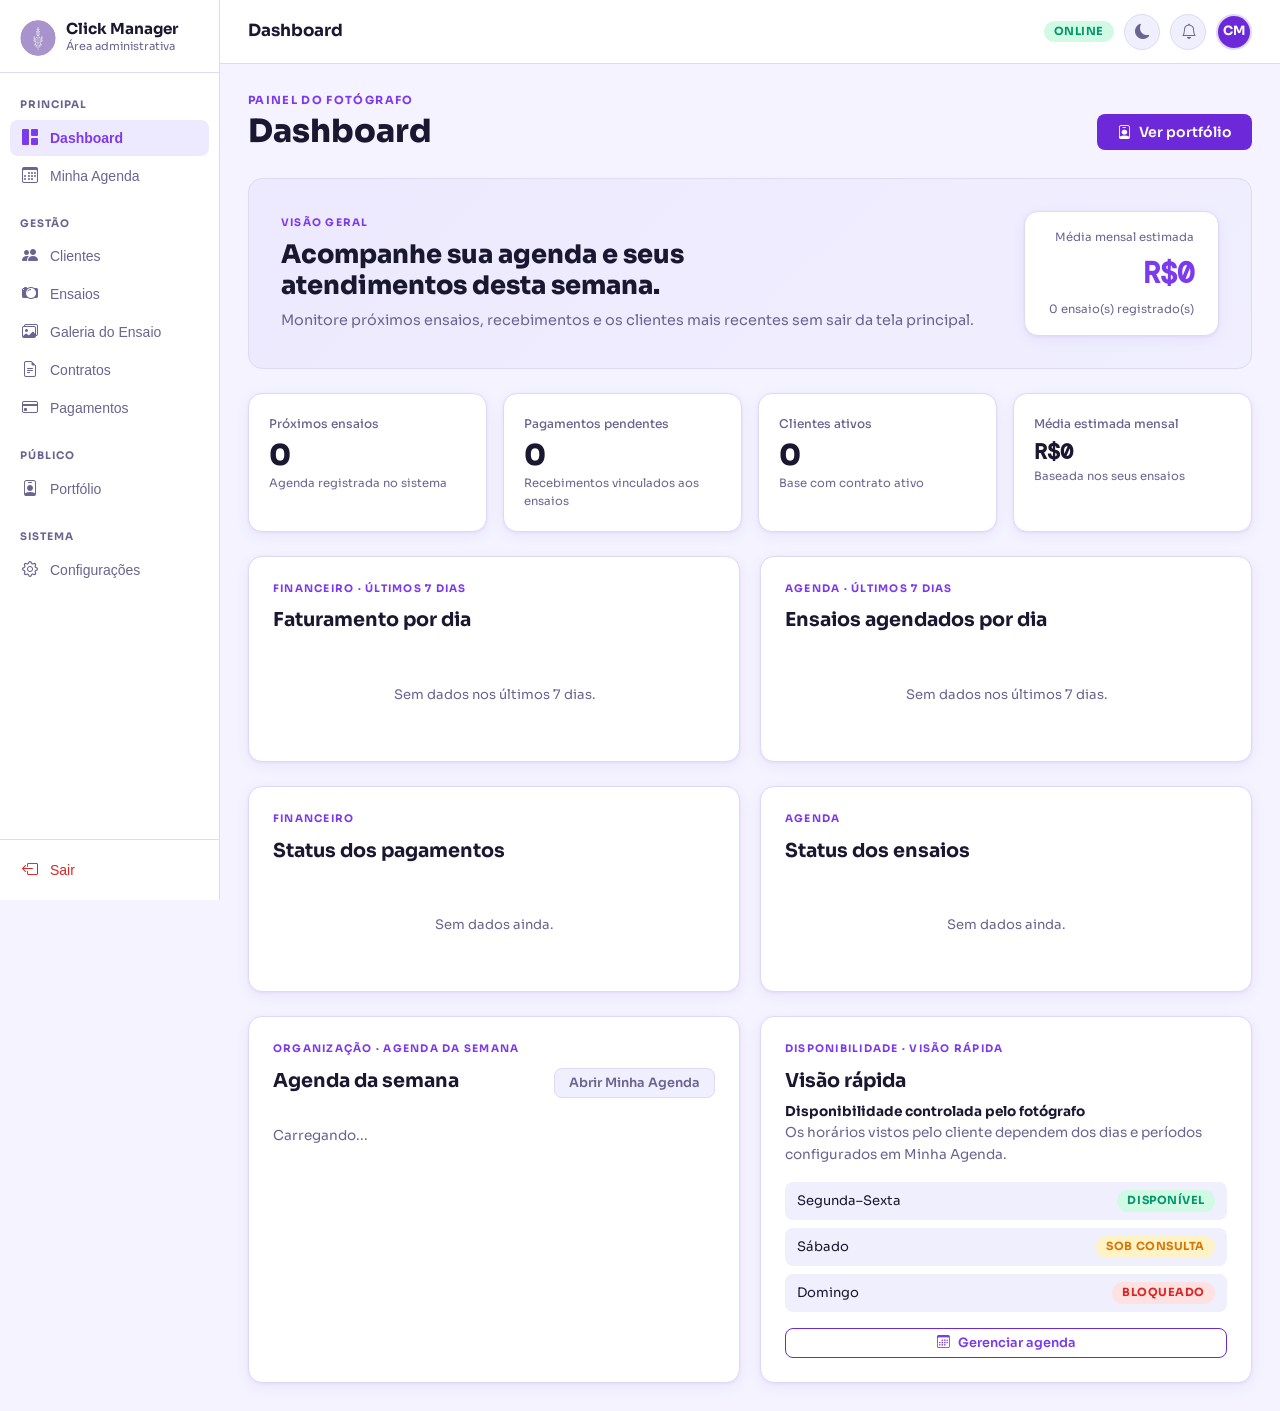
<file: clickmanager-v2/app.html>
<!DOCTYPE html>
<html lang="pt-BR" data-theme="light">
<head>
  <meta charset="UTF-8" />
  <meta name="viewport" content="width=device-width, initial-scale=1.0" />
  <title>Click Manager | Dashboard</title>
  <link rel="icon" href="icons/favicon.ico" />
  <link rel="icon" type="image/svg+xml" sizes="32x32" href="icons/faviconsvg.svg" />
  <link rel="icon" type="image/png" sizes="16x16" href="icons/favicon-16x16.png" />
  <link rel="apple-touch-icon" sizes="180x180" href="icons/apple-touch-icon.png" />
  <link rel="icon" type="image/png" sizes="192x192" href="icons/android-chrome-192x192.png" />
  <link rel="icon" type="image/png" sizes="512x512" href="icons/android-chrome-512x512.png" />
  <link rel="stylesheet" href="https://cdn.jsdelivr.net/npm/bootstrap-icons@1.11.3/font/bootstrap-icons.min.css" />
  <style>
/* ============================================================
   Click Manager v2 – app.html
   Tema claro/escuro via [data-theme] no <html>
   ============================================================ */

/* ---------- GOOGLE FONTS ---------- */
@import url('https://fonts.googleapis.com/css2?family=Sora:wght@300;400;500;600;700;800&family=DM+Mono:wght@400;500&display=swap');

/* ---------- RESET ---------- */
*, *::before, *::after { box-sizing: border-box; margin: 0; padding: 0; }
html { scroll-behavior: smooth; font-size: 16px; }
img  { max-width: 100%; display: block; }
a    { text-decoration: none; }

/* ---------- TEMA CLARO (padrão) ---------- */
:root {
  --bg:            #f4f3ff;
  --bg2:           #eeedf9;
  --surface:       #ffffff;
  --surface2:      #f0effe;
  --border:        #dddaf5;
  --text:          #1a1730;
  --text2:         #6b6490;
  --accent:        #6d28d9;
  --accent-hover:  #5b21b6;
  --accent-light:  #ede9fe;
  --accent-text:   #7c3aed;
  --success:       #059669;
  --success-bg:    #d1fae5;
  --warning:       #d97706;
  --warning-bg:    #fef3c7;
  --danger:        #dc2626;
  --danger-bg:     #fee2e2;
  --sidebar-bg:    #ffffff;
  --sidebar-text:  #1a1730;
  --sidebar-hover: #f0effe;
  --sidebar-active:#ede9fe;
  --shadow:        0 1px 3px rgba(109,40,217,.08), 0 4px 16px rgba(109,40,217,.06);
  --shadow-lg:     0 8px 32px rgba(109,40,217,.12);
  --radius:        14px;
  --radius-sm:     8px;
  --font:          'Sora', sans-serif;
  --font-mono:     'DM Mono', monospace;
  --transition:    0.35s ease;
  --navbar-height: 64px;
  --sidebar-width: 220px;
}

/* ---------- TEMA ESCURO ---------- */
[data-theme="dark"] {
  --bg:            #0e0c1a;
  --bg2:           #130f22;
  --surface:       #1a1630;
  --surface2:      #221d3a;
  --border:        #2e2850;
  --text:          #e8e4ff;
  --text2:         #9d94c0;
  --accent:        #a78bfa;
  --accent-hover:  #8b5cf6;
  --accent-light:  #2d2455;
  --accent-text:   #c4b5fd;
  --success:       #34d399;
  --success-bg:    #064e3b;
  --warning:       #fbbf24;
  --warning-bg:    #451a03;
  --danger:        #f87171;
  --danger-bg:     #450a0a;
  --sidebar-bg:    #130f22;
  --sidebar-text:  #e8e4ff;
  --sidebar-hover: #1e1838;
  --sidebar-active:#2d2455;
  --shadow:        0 1px 3px rgba(0,0,0,.3), 0 4px 16px rgba(0,0,0,.25);
  --shadow-lg:     0 8px 32px rgba(0,0,0,.4);
}

/* ---------- BASE ---------- */
body {
  font-family: var(--font);
  background: var(--bg);
  color: var(--text);
  transition: background var(--transition), color var(--transition);
  min-height: 100vh;
  line-height: 1.6;
}

/* ---------- SCROLLBAR ---------- */
::-webkit-scrollbar { width: 5px; height: 5px; }
::-webkit-scrollbar-track { background: var(--bg); }
::-webkit-scrollbar-thumb { background: var(--accent); border-radius: 99px; }

/* ---------- LAYOUT: SIDEBAR + MAIN ---------- */
.app-layout {
  display: flex;
  min-height: 100vh;
}

/* ---- SIDEBAR ---- */
.sidebar {
  width: var(--sidebar-width);
  background: var(--sidebar-bg);
  border-right: 1px solid var(--border);
  display: flex;
  flex-direction: column;
  position: fixed;
  top: 0; left: 0;
  height: 100vh;
  z-index: 100;
  transition: background var(--transition), border-color var(--transition), transform var(--transition);
}

.sidebar-brand {
  padding: 20px 20px 16px;
  border-bottom: 1px solid var(--border);
  display: flex;
  align-items: center;
  gap: 10px;
}

.sidebar-brand .brand-icon {
  width: 36px; height: 36px;
  background: var(--accent);
  border-radius: 50%;
  overflow: hidden;
  display: flex; align-items: center; justify-content: center;
  color: #fff;
  font-size: 1.1rem;
  flex-shrink: 0;
}
.sidebar-brand .brand-icon.logo-image{background:transparent}
.sidebar-brand .brand-icon.logo-image img{width:100%;height:100%;object-fit:contain;border-radius:inherit;display:block}

.sidebar-brand .brand-text {
  font-weight: 700;
  font-size: .95rem;
  color: var(--text);
  line-height: 1.2;
}

.sidebar-brand .brand-sub {
  font-size: .7rem;
  color: var(--text2);
}

.sidebar-nav {
  flex: 1;
  padding: 12px 10px;
  overflow-y: auto;
  display: flex;
  flex-direction: column;
  gap: 2px;
}

.nav-section-label {
  font-size: .65rem;
  font-weight: 700;
  text-transform: uppercase;
  letter-spacing: .1em;
  color: var(--text2);
  padding: 12px 10px 4px;
}

.nav-item {
  display: flex;
  align-items: center;
  gap: 10px;
  padding: 9px 12px;
  border-radius: var(--radius-sm);
  color: var(--text2);
  font-size: .875rem;
  font-weight: 500;
  cursor: pointer;
  transition: all var(--transition);
  border: none;
  background: none;
  width: 100%;
  text-align: left;
}

.nav-item i { font-size: 1rem; width: 18px; }

.nav-item:hover {
  background: var(--sidebar-hover);
  color: var(--text);
}

.nav-item.active {
  background: var(--accent-light);
  color: var(--accent-text);
  font-weight: 600;
}

.sidebar-footer {
  padding: 12px 10px;
  border-top: 1px solid var(--border);
}

/* ---- MAIN CONTENT ---- */
.main-content {
  margin-left: var(--sidebar-width);
  flex: 1;
  display: flex;
  flex-direction: column;
  min-height: 100vh;
}

/* ---- TOP BAR ---- */
.topbar {
  height: var(--navbar-height);
  background: var(--surface);
  border-bottom: 1px solid var(--border);
  display: flex;
  align-items: center;
  padding: 0 28px;
  gap: 16px;
  position: sticky;
  top: 0;
  z-index: 50;
  transition: background var(--transition);
}

.topbar-title {
  flex: 1;
  font-size: 1.05rem;
  font-weight: 700;
  color: var(--text);
}

.topbar-actions {
  display: flex;
  align-items: center;
  gap: 10px;
}

#userAvatarBtn:hover {
  box-shadow: 0 0 0 3px var(--accent-light);
}

.btn-icon {
  width: 36px; height: 36px;
  border-radius: 50%;
  border: 1px solid var(--border);
  background: var(--surface2);
  color: var(--text2);
  display: flex; align-items: center; justify-content: center;
  cursor: pointer;
  transition: all var(--transition);
  font-size: .95rem;
}

.btn-icon:hover { background: var(--accent-light); color: var(--accent); border-color: var(--accent); }

/* ---------- PAGE WRAPPER ---------- */
.page {
  display: none;
  flex: 1;
  padding: 28px;
  animation: fadeIn .25s ease;
}

.page.active { display: block; }

@keyframes fadeIn {
  from { opacity: 0; transform: translateY(8px); }
  to   { opacity: 1; transform: translateY(0); }
}

/* ---------- PAGE HEADER ---------- */
.page-eyebrow {
  font-size: .7rem;
  font-weight: 700;
  text-transform: uppercase;
  letter-spacing: .12em;
  color: var(--accent-text);
  margin-bottom: 4px;
}

.page-title {
  font-size: 2rem;
  font-weight: 800;
  color: var(--text);
  line-height: 1.1;
  margin-bottom: 24px;
}

.page-header-row {
  display: flex;
  align-items: flex-start;
  justify-content: space-between;
  margin-bottom: 28px;
  gap: 16px;
  flex-wrap: wrap;
}

/* ---------- CARDS ---------- */
.card {
  background: var(--surface);
  border: 1px solid var(--border);
  border-radius: var(--radius);
  padding: 24px;
  box-shadow: var(--shadow);
  transition: background var(--transition), border-color var(--transition), box-shadow var(--transition);
}

.card:hover { box-shadow: var(--shadow-lg); }

.card-label {
  font-size: .65rem;
  font-weight: 700;
  text-transform: uppercase;
  letter-spacing: .12em;
  color: var(--accent-text);
  margin-bottom: 8px;
}

.card-title {
  font-size: 1.2rem;
  font-weight: 700;
  color: var(--text);
  margin-bottom: 4px;
}

/* ---------- STAT CARDS ---------- */
.stat-grid {
  display: grid;
  grid-template-columns: repeat(auto-fit, minmax(160px, 1fr));
  gap: 16px;
  margin-bottom: 24px;
}

.stat-card {
  background: var(--surface);
  border: 1px solid var(--border);
  border-radius: var(--radius);
  padding: 20px;
  box-shadow: var(--shadow);
  transition: all var(--transition);
}

.stat-card:hover { box-shadow: var(--shadow-lg); transform: translateY(-2px); }

.stat-label {
  font-size: .75rem;
  color: var(--text2);
  font-weight: 500;
  margin-bottom: 8px;
}

.stat-value {
  font-size: 1.8rem;
  font-weight: 800;
  color: var(--text);
  line-height: 1;
  margin-bottom: 4px;
}

.stat-sub {
  font-size: .72rem;
  color: var(--text2);
}

/* ---------- HERO CARD (dashboard) ---------- */
.hero-card {
  background: linear-gradient(135deg, var(--accent-light) 0%, var(--surface2) 100%);
  border: 1px solid var(--border);
  border-radius: var(--radius);
  padding: 32px;
  display: flex;
  justify-content: space-between;
  align-items: center;
  gap: 20px;
  margin-bottom: 24px;
  flex-wrap: wrap;
}

.hero-card-body .eyebrow {
  font-size: .65rem;
  font-weight: 700;
  text-transform: uppercase;
  letter-spacing: .12em;
  color: var(--accent-text);
  margin-bottom: 8px;
}

.hero-card-body h2 {
  font-size: 1.6rem;
  font-weight: 800;
  color: var(--text);
  line-height: 1.2;
  margin-bottom: 8px;
}

.hero-card-body p { color: var(--text2); font-size: .9rem; }

.hero-card-value {
  text-align: right;
  background: var(--surface);
  border: 1px solid var(--border);
  border-radius: var(--radius);
  padding: 16px 24px;
  min-width: 180px;
  box-shadow: var(--shadow);
}

.hero-card-value .val-label { font-size: .72rem; color: var(--text2); margin-bottom: 4px; }
.hero-card-value .val-amount {
  font-size: 1.8rem;
  font-weight: 800;
  color: var(--accent-text);
  font-family: var(--font-mono);
}
.hero-card-value .val-sub { font-size: .72rem; color: var(--text2); margin-top: 4px; }

/* ---------- TWO-COL GRID ---------- */
.two-col { display: grid; grid-template-columns: 1fr 1fr; gap: 20px; }
@media (max-width: 900px) { .two-col { grid-template-columns: 1fr; } }

/* ---------- CHARTS (dashboard) ---------- */
.viz-wrap {
  --viz-grid:   var(--border);
  --viz-ink:    var(--text);
  --viz-muted:  var(--text2);
  --viz-good:   var(--success);
  --viz-warn:   var(--warning);
  --viz-bad:    var(--danger);
  position: relative;
}
.viz-empty { padding: 32px 0; text-align: center; color: var(--text2); font-size: .82rem; }
.viz-svg { width: 100%; height: auto; overflow: visible; }
.viz-svg text { font-family: var(--font); fill: var(--viz-muted); font-size: 11px; }
.viz-gridline { stroke: var(--viz-grid); stroke-width: 1; shape-rendering: crispEdges; }
.viz-axis-label { fill: var(--viz-muted); }
.viz-line { fill: none; stroke: var(--accent-text); stroke-width: 2; stroke-linecap: round; stroke-linejoin: round; }
.viz-area { fill: var(--accent-text); opacity: .1; }
.viz-dot { fill: var(--accent-text); stroke: var(--surface); stroke-width: 2; }
.viz-bar { fill: var(--accent-text); cursor: pointer; transition: opacity .15s; }
.viz-bar:hover, .viz-bar.is-active { opacity: .75; }
.viz-hit { fill: transparent; cursor: pointer; }
.viz-crosshair { stroke: var(--viz-muted); stroke-width: 1; stroke-dasharray: 3 3; opacity: 0; pointer-events: none; }
.viz-donut-seg { cursor: pointer; transition: opacity .15s, stroke-width .15s; }
.viz-donut-seg:hover, .viz-donut-seg.is-active { opacity: .85; }

.viz-tooltip {
  position: absolute;
  pointer-events: none;
  background: var(--text);
  color: var(--surface);
  border-radius: 8px;
  padding: 8px 12px;
  font-size: .78rem;
  line-height: 1.5;
  box-shadow: var(--shadow-lg);
  opacity: 0;
  transform: translate(-50%, calc(-100% - 10px));
  transition: opacity .1s;
  z-index: 20;
  white-space: nowrap;
}
.viz-tooltip.show { opacity: 1; }
.viz-tooltip .viz-tt-value { font-weight: 700; }
.viz-tooltip .viz-tt-row { display: flex; align-items: center; gap: 6px; }
.viz-tooltip .viz-tt-key { width: 8px; height: 8px; border-radius: 50%; flex-shrink: 0; }

.viz-legend { display: flex; flex-wrap: wrap; gap: 14px; margin-top: 14px; }
.viz-legend-item { display: flex; align-items: center; gap: 6px; font-size: .78rem; color: var(--text2); }
.viz-legend-swatch { width: 10px; height: 10px; border-radius: 3px; flex-shrink: 0; }

.viz-donut-center-value { font-size: 1.5rem; font-weight: 800; fill: var(--viz-ink); font-family: var(--font-mono); }
.viz-donut-center-label { font-size: .68rem; fill: var(--viz-muted); }

/* ---------- ENSAIO / CLIENT LIST ITEM ---------- */
.list-item {
  background: var(--surface);
  border: 1px solid var(--border);
  border-radius: var(--radius-sm);
  padding: 16px 20px;
  margin-bottom: 10px;
  transition: all var(--transition);
  cursor: pointer;
}

.list-item:hover { border-color: var(--accent); box-shadow: var(--shadow); }

.list-item-title { font-weight: 700; font-size: .95rem; color: var(--text); margin-bottom: 4px; }
.list-item-sub   { font-size: .8rem; color: var(--text2); display: flex; flex-wrap: wrap; gap: 12px; }
.list-item-sub span { display: flex; align-items: center; gap: 4px; }

/* ---------- BADGE ---------- */
.badge {
  display: inline-flex;
  align-items: center;
  padding: 2px 10px;
  border-radius: 99px;
  font-size: .7rem;
  font-weight: 700;
  text-transform: uppercase;
  letter-spacing: .05em;
}
.badge-success { background: var(--success-bg); color: var(--success); }
.badge-warning { background: var(--warning-bg); color: var(--warning); }
.badge-danger  { background: var(--danger-bg);  color: var(--danger); }
.badge-purple  { background: var(--accent-light); color: var(--accent-text); }

/* ---------- TABLE ---------- */
.cm-table { width: 100%; border-collapse: collapse; }
.cm-table th {
  text-align: left;
  font-size: .72rem;
  font-weight: 700;
  text-transform: uppercase;
  letter-spacing: .08em;
  color: var(--text2);
  padding: 10px 16px;
  border-bottom: 1px solid var(--border);
}
.cm-table td {
  padding: 14px 16px;
  font-size: .875rem;
  color: var(--text);
  border-bottom: 1px solid var(--border);
  transition: background var(--transition);
}
.cm-table tr:hover td { background: var(--surface2); }
.cm-table tr:last-child td { border-bottom: none; }

/* ---------- BUTTONS ---------- */
.btn {
  display: inline-flex;
  align-items: center;
  gap: 8px;
  padding: 9px 20px;
  border-radius: var(--radius-sm);
  font-family: var(--font);
  font-size: .875rem;
  font-weight: 600;
  cursor: pointer;
  border: none;
  transition: all var(--transition);
}

.btn-primary {
  background: var(--accent);
  color: #fff;
}
.btn-primary:hover { background: var(--accent-hover); transform: translateY(-1px); box-shadow: var(--shadow-lg); }

.btn-outline {
  background: transparent;
  color: var(--accent-text);
  border: 1.5px solid var(--accent);
}
.btn-outline:hover { background: var(--accent-light); }

.btn-ghost {
  background: var(--surface2);
  color: var(--text2);
  border: 1px solid var(--border);
}
.btn-ghost:hover { background: var(--border); color: var(--text); }

.btn-sm { padding: 6px 14px; font-size: .8rem; }
.btn-danger { background: var(--danger); color: #fff; }
.btn-danger:hover { filter: brightness(.9); }

/* ---------- FORM CONTROLS ---------- */
.form-group { margin-bottom: 16px; }
.form-label {
  display: block;
  font-size: .8rem;
  font-weight: 600;
  color: var(--text2);
  margin-bottom: 6px;
  text-transform: uppercase;
  letter-spacing: .05em;
}
.form-control, .form-select {
  width: 100%;
  padding: 10px 14px;
  border-radius: var(--radius-sm);
  border: 1.5px solid var(--border);
  background: var(--bg);
  color: var(--text);
  font-family: var(--font);
  font-size: .875rem;
  transition: border-color var(--transition), box-shadow var(--transition);
}
.form-control:focus, .form-select:focus {
  outline: none;
  border-color: var(--accent);
  box-shadow: 0 0 0 3px var(--accent-light);
}
.form-control::placeholder { color: var(--text2); }

/* ---------- CALENDAR (Agenda) ---------- */
.calendar-grid {
  display: grid;
  grid-template-columns: repeat(7, 1fr);
  gap: 6px;
}
.cal-header {
  display: grid;
  grid-template-columns: repeat(7, 1fr);
  gap: 6px;
  margin-bottom: 8px;
}
.cal-header-day {
  text-align: center;
  font-size: .72rem;
  font-weight: 700;
  text-transform: uppercase;
  letter-spacing: .06em;
  color: var(--text2);
  padding: 6px 0;
}
.cal-day {
  aspect-ratio: 1;
  border-radius: var(--radius-sm);
  display: flex;
  flex-direction: column;
  align-items: center;
  justify-content: center;
  font-size: .8rem;
  font-weight: 500;
  color: var(--text2);
  background: var(--surface2);
  border: 1px solid var(--border);
  cursor: pointer;
  transition: all var(--transition);
  position: relative;
  gap: 2px;
}
.cal-day:hover { background: var(--accent-light); color: var(--accent-text); border-color: var(--accent); }
.cal-day.today { background: var(--accent); color: #fff; border-color: var(--accent); font-weight: 700; }
.cal-day.has-event {
  background: var(--accent-light);
  color: var(--text);
  border-color: var(--accent);
  font-weight: 700;
  box-shadow: inset 0 0 0 1px rgba(109,40,217,.08);
}
.cal-day.has-event::after {
  content: '';
  position: absolute;
  left: 18%;
  right: 18%;
  bottom: 8px;
  height: 6px;
  border-radius: 999px;
  background: var(--accent);
  transition: background var(--transition), transform var(--transition);
}
.cal-day.today.has-event::after { background: #fff; }
.cal-day.blocked { background: var(--bg2); color: var(--text2); opacity: .6; }
.cal-day.other-month { opacity: .35; }
.cal-legend-chip {
  display: inline-block;
  width: 18px;
  height: 6px;
  border-radius: 999px;
  background: var(--accent);
}
#toggleDom {
  position: absolute;
  inset: 0;
  opacity: 0;
  width: 100%;
  height: 100%;
  margin: 0;
  cursor: pointer;
  z-index: 2;
}
#sliderDom {
  position: absolute;
  inset: 0;
  border-radius: 999px;
  background: var(--border);
  border: 1px solid transparent;
  transition: background var(--transition), border-color var(--transition);
}
#sliderDom::before {
  content: "";
  position: absolute;
  top: 3px;
  left: 3px;
  width: 16px;
  height: 16px;
  border-radius: 50%;
  background: #fff;
  box-shadow: 0 1px 3px rgba(0,0,0,.16);
  transition: transform var(--transition), background var(--transition), box-shadow var(--transition);
}
#toggleDom:checked + #sliderDom {
  background: var(--accent);
  border-color: var(--accent);
}
#toggleDom:checked + #sliderDom::before {
  transform: translateX(20px);
  box-shadow: 0 2px 5px rgba(0,0,0,.2);
}
.switch-track {
  position: absolute;
  inset: 0;
  border-radius: 999px;
  background: var(--border);
  border: 1px solid transparent;
  transition: background var(--transition), border-color var(--transition);
}
.switch-track::before {
  content: "";
  position: absolute;
  top: 3px;
  left: 3px;
  width: 16px;
  height: 16px;
  border-radius: 50%;
  background: #fff;
  box-shadow: 0 1px 3px rgba(0,0,0,.16);
  transition: transform var(--transition), box-shadow var(--transition);
}
.toggle-switch {
  position: relative;
  display: inline-flex;
  width: 48px;
  height: 24px;
}
.toggle-switch input {
  position: absolute;
  inset: 0;
  opacity: 0;
  width: 100%;
  height: 100%;
  margin: 0;
  cursor: pointer;
  z-index: 2;
}
.toggle-switch input:checked + .switch-track {
  background: var(--accent);
  border-color: var(--accent);
}
.toggle-switch input:checked + .switch-track::before {
  transform: translateX(24px);
  box-shadow: 0 2px 5px rgba(0,0,0,.2);
}

/* ---------- PORTFOLIO GRID ---------- */
.portfolio-grid {
  display: grid;
  grid-template-columns: repeat(auto-fill, minmax(140px, 1fr));
  gap: 12px;
}
.portfolio-thumb {
  aspect-ratio: 1;
  border-radius: var(--radius-sm);
  background: var(--surface2);
  border: 1px solid var(--border);
  display: flex;
  align-items: center;
  justify-content: center;
  font-size: 2rem;
  color: var(--text2);
  overflow: hidden;
  position: relative;
  cursor: pointer;
  transition: all var(--transition);
}
.portfolio-thumb:hover { border-color: var(--accent); box-shadow: var(--shadow); }

/* ---------- MODAL ---------- */
.modal-overlay {
  position: fixed; inset: 0;
  background: rgba(14,12,26,.7);
  backdrop-filter: blur(4px);
  z-index: 200;
  display: flex; align-items: center; justify-content: center;
  opacity: 0; pointer-events: none;
  transition: opacity var(--transition);
}
.modal-overlay.open { opacity: 1; pointer-events: all; }
.modal {
  background: var(--surface);
  border: 1px solid var(--border);
  border-radius: var(--radius);
  padding: 28px;
  width: 90%;
  max-width: 480px;
  box-shadow: var(--shadow-lg);
  transform: translateY(20px);
  transition: transform var(--transition);
}
.modal-overlay.open .modal { transform: translateY(0); }
.modal-header { display: flex; align-items: center; justify-content: space-between; margin-bottom: 20px; }
.modal-title { font-size: 1.1rem; font-weight: 700; color: var(--text); }

/* ---------- TOAST ---------- */
.toast-container {
  position: fixed;
  bottom: 24px; right: 24px;
  z-index: 300;
  display: flex; flex-direction: column; gap: 10px;
}
.toast {
  background: var(--surface);
  border: 1px solid var(--border);
  border-left: 4px solid var(--accent);
  border-radius: var(--radius-sm);
  padding: 12px 16px;
  box-shadow: var(--shadow-lg);
  font-size: .875rem;
  color: var(--text);
  min-width: 260px;
  animation: slideIn .25s ease;
}
.toast.success { border-left-color: var(--success); }
.toast.error   { border-left-color: var(--danger); }

@keyframes slideIn {
  from { transform: translateX(120%); opacity: 0; }
  to   { transform: translateX(0);    opacity: 1; }
}

/* ---------- ALERT INLINE ---------- */
.alert {
  padding: 12px 16px;
  border-radius: var(--radius-sm);
  font-size: .875rem;
  margin-bottom: 16px;
  border: 1px solid transparent;
}
.alert-success { background: var(--success-bg); color: var(--success); border-color: var(--success); }
.alert-danger  { background: var(--danger-bg);  color: var(--danger);  border-color: var(--danger); }
.alert-warning { background: var(--warning-bg); color: var(--warning); border-color: var(--warning); }

/* ---------- MOBILE NAV ---------- */
.mobile-bottom-nav,
.mobile-more-overlay {
  display: none;
}

.mobile-bottom-nav {
  position: fixed;
  left: 10px;
  right: 10px;
  bottom: 10px;
  z-index: 160;
  grid-template-columns: repeat(5, 1fr);
  gap: 4px;
  padding: 8px;
  padding-bottom: max(8px, env(safe-area-inset-bottom));
  background: var(--surface);
  background: color-mix(in srgb, var(--surface) 94%, transparent);
  border: 1px solid var(--border);
  border-radius: 18px;
  box-shadow: var(--shadow-lg);
  backdrop-filter: blur(18px);
}

.mobile-nav-item {
  min-width: 0;
  min-height: 48px;
  border: none;
  border-radius: 12px;
  background: transparent;
  color: var(--text2);
  display: flex;
  flex-direction: column;
  align-items: center;
  justify-content: center;
  gap: 3px;
  font-family: var(--font);
  font-size: .66rem;
  font-weight: 700;
  cursor: pointer;
}

.mobile-nav-item i {
  font-size: 1.1rem;
  line-height: 1;
}

.mobile-nav-item.active,
.mobile-nav-item[aria-expanded="true"] {
  background: var(--accent-light);
  color: var(--accent-text);
}

.mobile-more-overlay {
  position: fixed;
  inset: 0;
  z-index: 155;
  background: rgba(14,12,26,.36);
  opacity: 0;
  pointer-events: none;
  transition: opacity var(--transition);
}

.mobile-more-overlay.open {
  opacity: 1;
  pointer-events: all;
}

.mobile-more-sheet {
  position: absolute;
  left: 10px;
  right: 10px;
  bottom: 86px;
  background: var(--surface);
  border: 1px solid var(--border);
  border-radius: 18px;
  box-shadow: var(--shadow-lg);
  padding: 10px;
  transform: translateY(12px);
  transition: transform var(--transition);
}

.mobile-more-overlay.open .mobile-more-sheet {
  transform: translateY(0);
}

.mobile-more-grid {
  display: grid;
  grid-template-columns: repeat(2, minmax(0, 1fr));
  gap: 8px;
}

.mobile-more-item {
  border: 1px solid var(--border);
  background: var(--surface2);
  color: var(--text);
  border-radius: 12px;
  min-height: 52px;
  padding: 10px 12px;
  display: flex;
  align-items: center;
  gap: 10px;
  font-family: var(--font);
  font-size: .82rem;
  font-weight: 700;
  cursor: pointer;
}

.mobile-more-item i {
  color: var(--accent-text);
  font-size: 1rem;
}

.mobile-more-item.danger {
  color: var(--danger);
}

.mobile-more-item.danger i {
  color: var(--danger);
}

@media (max-width: 768px) {
  .sidebar { display: none; transform: translateX(-100%); }
  .sidebar.open { transform: translateX(0); box-shadow: var(--shadow-lg); }
  .main-content { margin-left: 0; }
  .mobile-bottom-nav { display: grid; }
  .mobile-more-overlay { display: block; }
  .page { padding: 16px 16px 104px; }
  .topbar {
    padding: 0 12px;
    gap: 10px;
  }
  .topbar-title {
    min-width: 0;
    overflow: hidden;
    text-overflow: ellipsis;
    white-space: nowrap;
    font-size: .95rem;
  }
  .topbar-actions { gap: 6px; }
  .topbar-actions .badge {
    max-width: 86px;
    overflow: hidden;
    text-overflow: ellipsis;
    white-space: nowrap;
    justify-content: center;
    padding-inline: 8px;
  }
  .btn-icon {
    width: 34px;
    height: 34px;
    flex: 0 0 34px;
  }
  #userAvatarBtn {
    width: 34px !important;
    height: 34px !important;
    flex: 0 0 34px !important;
  }
  .page-eyebrow { font-size: .64rem; }
  .page-title {
    font-size: 1.55rem;
    margin-bottom: 16px;
  }
  .page-header-row {
    align-items: stretch;
    gap: 12px;
    margin-bottom: 18px;
  }
  .page-header-row .btn { width: 100%; justify-content: center; }
  .card {
    padding: 18px;
    overflow-x: auto;
  }
  .stat-grid {
    grid-template-columns: repeat(2, minmax(0, 1fr));
    gap: 10px;
  }
  .stat-card { padding: 16px; }
  .stat-value { font-size: 1.45rem; }
  .hero-card {
    flex-direction: column;
    align-items: stretch;
    padding: 22px;
  }
  .hero-card-body h2 { font-size: 1.25rem; }
  .hero-card-value { text-align: left; width: 100%; }
  .two-col { grid-template-columns: 1fr; }
  .cm-table { min-width: 620px; }
  .calendar-grid,
  .cal-header { gap: 4px; }
  .cal-header-day {
    font-size: .58rem;
    letter-spacing: 0;
  }
  .cal-day {
    min-height: 38px;
    font-size: .72rem;
  }
  .list-item { padding: 14px; }
  .list-item-sub { gap: 8px; }
  .portfolio-grid { grid-template-columns: repeat(2, minmax(0, 1fr)); }
  .modal {
    width: calc(100% - 24px);
    max-height: calc(100vh - 24px);
    overflow: auto;
    padding: 20px;
  }
  .toast-container {
    left: 12px;
    right: 12px;
    bottom: 104px;
  }
  .toast { min-width: 0; }
  [style*="display:flex"][style*="gap:8px"] { flex-wrap: wrap; }
}

@media (max-width: 480px) {
  .page { padding: 14px 12px 104px; }
  .topbar-actions .btn-icon[title="NotificaÃ§Ãµes"],
  .topbar-actions .btn-icon[title="Notificações"] {
    display: none;
  }
  .stat-grid { grid-template-columns: 1fr; }
  .btn {
    min-height: 40px;
    justify-content: center;
  }
  .form-control,
  .form-select {
    font-size: 16px;
  }
  .calendar-grid,
  .cal-header { gap: 3px; }
  .cal-day {
    border-radius: 7px;
    min-height: 34px;
    font-size: .68rem;
  }
  #page-portfolio > div:first-child {
    padding: 24px !important;
    gap: 16px !important;
  }
  #portfolioAvatar {
    width: 88px !important;
    height: 88px !important;
    border-radius: 12px !important;
  }
  #portfolioNome {
    font-size: 1.45rem !important;
    overflow-wrap: anywhere;
  }
}

@media (max-width: 768px) {
  #page-clientes .card,
  #page-contratos .card,
  #page-pagamentos .card {
    overflow: visible;
  }

  #page-clientes .card > div[style*="display:flex"],
  #page-contratos .card > div[style*="display:flex"],
  #page-pagamentos .card > div[style*="display:flex"] {
    align-items: stretch !important;
    flex-direction: column;
    gap: 12px !important;
  }

  #page-clientes .card .btn,
  #page-contratos .card .btn,
  #page-pagamentos .card .btn {
    width: 100%;
    justify-content: center;
  }

  #page-clientes .cm-table,
  #page-clientes .cm-table tbody,
  #page-clientes .cm-table tr,
  #page-clientes .cm-table td,
  #page-contratos .cm-table,
  #page-contratos .cm-table tbody,
  #page-contratos .cm-table tr,
  #page-contratos .cm-table td,
  #page-pagamentos .cm-table,
  #page-pagamentos .cm-table tbody,
  #page-pagamentos .cm-table tr,
  #page-pagamentos .cm-table td {
    display: block;
    width: 100%;
    min-width: 0;
  }

  #page-clientes .cm-table thead,
  #page-contratos .cm-table thead,
  #page-pagamentos .cm-table thead {
    display: none;
  }

  #page-clientes .cm-table tr,
  #page-contratos .cm-table tr,
  #page-pagamentos .cm-table tr {
    background: var(--surface2);
    border: 1px solid var(--border);
    border-radius: 12px;
    margin-bottom: 10px;
    overflow: hidden;
  }

  #page-clientes .cm-table td,
  #page-contratos .cm-table td,
  #page-pagamentos .cm-table td {
    border-bottom: 1px solid var(--border);
    display: flex;
    align-items: flex-start;
    justify-content: space-between;
    gap: 14px;
    padding: 12px 14px;
    font-size: .82rem;
    text-align: right;
    overflow-wrap: anywhere;
  }

  #page-clientes .cm-table td:last-child,
  #page-contratos .cm-table td:last-child,
  #page-pagamentos .cm-table td:last-child {
    border-bottom: none;
  }

  #page-clientes .cm-table td[colspan],
  #page-contratos .cm-table td[colspan],
  #page-pagamentos .cm-table td[colspan] {
    display: block;
    text-align: center;
  }

  #page-clientes .cm-table td[colspan]::before,
  #page-contratos .cm-table td[colspan]::before,
  #page-pagamentos .cm-table td[colspan]::before {
    content: none;
  }

  #page-clientes .cm-table td::before,
  #page-contratos .cm-table td::before,
  #page-pagamentos .cm-table td::before {
    color: var(--text2);
    content: "";
    flex: 0 0 92px;
    font-size: .66rem;
    font-weight: 800;
    letter-spacing: .06em;
    text-align: left;
    text-transform: uppercase;
  }

  #page-clientes .cm-table td:nth-child(1)::before { content: "Cliente"; }
  #page-clientes .cm-table td:nth-child(2)::before { content: "Contato"; }
  #page-clientes .cm-table td:nth-child(3)::before { content: "Tipo"; }
  #page-clientes .cm-table td:nth-child(4)::before { content: "Status"; }
  #page-clientes .cm-table td:nth-child(5)::before { content: "Último"; }
  #page-clientes .cm-table td:nth-child(6)::before { content: "Ações"; }

  #page-contratos .cm-table td:nth-child(1)::before { content: "Contrato"; }
  #page-contratos .cm-table td:nth-child(2)::before { content: "Cliente"; }
  #page-contratos .cm-table td:nth-child(3)::before { content: "Valor"; }
  #page-contratos .cm-table td:nth-child(4)::before { content: "Status"; }
  #page-contratos .cm-table td:nth-child(5)::before { content: "Ações"; }

  #page-pagamentos .cm-table td:nth-child(1)::before { content: "Ensaio"; }
  #page-pagamentos .cm-table td:nth-child(2)::before { content: "Cliente"; }
  #page-pagamentos .cm-table td:nth-child(3)::before { content: "Valor"; }
  #page-pagamentos .cm-table td:nth-child(4)::before { content: "Data"; }
  #page-pagamentos .cm-table td:nth-child(5)::before { content: "Status"; }

  #page-clientes .cm-table td:last-child,
  #page-contratos .cm-table td:last-child,
  #page-pagamentos .cm-table td:last-child {
    align-items: center;
  }

  #page-clientes .cm-table td:last-child .btn,
  #page-contratos .cm-table td:last-child .btn,
  #page-pagamentos .cm-table td:last-child .btn {
    width: auto;
    min-height: 34px;
    padding-inline: 12px;
  }
}

/* ---------- LANDING PAGE ---------- */
.landing {
  min-height: 100vh;
  background: var(--bg);
}

.landing-nav {
  display: flex; align-items: center; justify-content: space-between;
  padding: 0 48px;
  height: var(--navbar-height);
  background: var(--surface);
  border-bottom: 1px solid var(--border);
  position: sticky; top: 0; z-index: 100;
}

.landing-brand {
  display: flex; align-items: center; gap: 10px;
  font-weight: 800; font-size: 1.1rem;
  color: var(--text);
}

.landing-brand .l-icon {
  width: 34px; height: 34px;
  background: var(--accent);
  border-radius: 9px;
  display: flex; align-items: center; justify-content: center;
  color: #fff; font-size: 1rem;
}

.landing-nav-links { display: flex; align-items: center; gap: 8px; }
.landing-nav-links a {
  padding: 7px 14px;
  font-size: .875rem;
  font-weight: 500;
  color: var(--text2);
  border-radius: var(--radius-sm);
  transition: all var(--transition);
}
.landing-nav-links a:hover { background: var(--surface2); color: var(--text); }

/* HERO */
.landing-hero {
  padding: 80px 48px;
  max-width: 1200px;
  margin: 0 auto;
  display: grid;
  grid-template-columns: 1fr 1fr;
  gap: 60px;
  align-items: center;
}

.hero-eyebrow {
  display: inline-flex; align-items: center; gap: 6px;
  background: var(--accent-light);
  color: var(--accent-text);
  font-size: .72rem;
  font-weight: 700;
  text-transform: uppercase;
  letter-spacing: .1em;
  padding: 5px 14px;
  border-radius: 99px;
  margin-bottom: 20px;
}

.hero-h1 {
  font-size: clamp(2rem, 4vw, 3.2rem);
  font-weight: 800;
  line-height: 1.1;
  color: var(--text);
  margin-bottom: 20px;
}

.hero-h1 em { color: var(--accent-text); font-style: normal; }

.hero-p {
  font-size: 1rem;
  color: var(--text2);
  line-height: 1.7;
  margin-bottom: 32px;
  max-width: 420px;
}

.hero-ctas { display: flex; gap: 12px; flex-wrap: wrap; }

.hero-stats {
  display: flex; gap: 32px; margin-top: 40px;
}
.hero-stat-num {
  font-size: 1.8rem;
  font-weight: 800;
  color: var(--accent-text);
  font-family: var(--font-mono);
  line-height: 1;
}
.hero-stat-label { font-size: .75rem; color: var(--text2); margin-top: 2px; }

/* Mockup dashboard preview */
.hero-visual {
  position: relative;
}

.mockup-shell {
  background: var(--surface);
  border: 1px solid var(--border);
  border-radius: var(--radius);
  box-shadow: var(--shadow-lg);
  overflow: hidden;
  animation: float 5s ease-in-out infinite;
}

@keyframes float {
  0%,100% { transform: translateY(0) rotate(-1deg); }
  50%      { transform: translateY(-12px) rotate(-1deg); }
}

.mockup-topbar {
  background: var(--surface2);
  border-bottom: 1px solid var(--border);
  padding: 10px 16px;
  display: flex; align-items: center; gap: 8px;
}
.mockup-dot { width: 10px; height: 10px; border-radius: 50%; }
.mockup-dot.r { background: #ff5f57; }
.mockup-dot.y { background: #ffbd2e; }
.mockup-dot.g { background: #28c840; }

.mockup-body { padding: 16px; }
.mockup-row { display: grid; grid-template-columns: repeat(4,1fr); gap: 8px; margin-bottom: 12px; }
.mockup-stat { background: var(--surface2); border: 1px solid var(--border); border-radius: var(--radius-sm); padding: 10px 12px; }
.mockup-stat .ms-num { font-size: .9rem; font-weight: 800; color: var(--accent-text); }
.mockup-stat .ms-lbl { font-size: .6rem; color: var(--text2); }
.mockup-chart { height: 80px; background: var(--surface2); border: 1px solid var(--border); border-radius: var(--radius-sm); display: flex; align-items: flex-end; padding: 8px; gap: 4px; overflow: hidden; }
.mockup-bar { background: var(--accent); border-radius: 3px 3px 0 0; flex: 1; opacity: .7; transition: height .5s ease; }
.mockup-bar:nth-child(2) { height: 60%; opacity: .85; }
.mockup-bar:nth-child(3) { height: 40%; opacity: .6; }
.mockup-bar:nth-child(4) { height: 80%; opacity: .9; }
.mockup-bar:nth-child(5) { height: 55%; opacity: .75; }
.mockup-bar:nth-child(6) { height: 90%; opacity: 1; }
.mockup-bar:nth-child(7) { height: 70%; opacity: .85; }

/* FEATURES SECTION */
.landing-section { padding: 80px 48px; max-width: 1200px; margin: 0 auto; }

.section-tag {
  display: inline-block;
  background: var(--accent-light);
  color: var(--accent-text);
  font-size: .7rem;
  font-weight: 700;
  text-transform: uppercase;
  letter-spacing: .1em;
  padding: 4px 14px;
  border-radius: 99px;
  margin-bottom: 12px;
}

.section-title {
  font-size: clamp(1.6rem, 3vw, 2.4rem);
  font-weight: 800;
  color: var(--text);
  line-height: 1.15;
  margin-bottom: 10px;
}

.section-sub { font-size: 1rem; color: var(--text2); max-width: 480px; }

.features-grid {
  display: grid;
  grid-template-columns: repeat(auto-fit, minmax(200px, 1fr));
  gap: 20px;
  margin-top: 48px;
}

.feat-card {
  background: var(--surface);
  border: 1px solid var(--border);
  border-radius: var(--radius);
  padding: 28px 24px;
  transition: all var(--transition);
}

.feat-card:hover { box-shadow: var(--shadow-lg); transform: translateY(-4px); border-color: var(--accent); }

.feat-icon {
  width: 44px; height: 44px;
  background: var(--accent-light);
  color: var(--accent-text);
  border-radius: 12px;
  display: flex; align-items: center; justify-content: center;
  font-size: 1.2rem;
  margin-bottom: 16px;
}

.feat-title { font-size: .95rem; font-weight: 700; color: var(--text); margin-bottom: 6px; }
.feat-desc  { font-size: .82rem; color: var(--text2); line-height: 1.6; }

/* PRICING */
.pricing-grid {
  display: grid;
  grid-template-columns: repeat(auto-fit, minmax(220px, 1fr));
  gap: 20px;
  margin-top: 48px;
}

.price-card {
  background: var(--surface);
  border: 1.5px solid var(--border);
  border-radius: var(--radius);
  padding: 28px;
  position: relative;
  transition: all var(--transition);
}

.price-card.featured {
  border-color: var(--accent);
  box-shadow: var(--shadow-lg);
}

.price-badge {
  position: absolute; top: -12px; left: 50%; transform: translateX(-50%);
  background: var(--accent); color: #fff;
  font-size: .65rem; font-weight: 700; text-transform: uppercase;
  padding: 3px 14px; border-radius: 99px; letter-spacing: .06em;
  white-space: nowrap;
}

.price-name { font-size: .8rem; font-weight: 700; text-transform: uppercase; letter-spacing: .08em; color: var(--text2); margin-bottom: 8px; }
.price-amount { font-size: 2.2rem; font-weight: 800; color: var(--text); font-family: var(--font-mono); line-height: 1; }
.price-amount span { font-size: .9rem; font-weight: 400; color: var(--text2); font-family: var(--font); }
.price-list { list-style: none; margin: 20px 0; display: flex; flex-direction: column; gap: 9px; }
.price-list li { font-size: .82rem; color: var(--text2); display: flex; align-items: center; gap: 8px; }
.price-list li i { color: var(--accent-text); font-size: .9rem; }

/* LANDING FOOTER */
.landing-footer {
  background: var(--surface);
  border-top: 1px solid var(--border);
  padding: 24px 48px;
  display: flex; align-items: center; justify-content: space-between;
  flex-wrap: wrap; gap: 12px;
}
.landing-footer p { font-size: .8rem; color: var(--text2); }

@media (max-width: 768px) {
  .landing-hero { grid-template-columns: 1fr; padding: 40px 20px; gap: 32px; }
  .hero-visual { display: none; }
  .landing-nav { padding: 0 20px; }
  .landing-section { padding: 48px 20px; }
  .landing-footer { padding: 20px; }
  .landing-nav-links .hide-mobile { display: none; }
}

</style>
</head>
<body>

<div class="app-layout" id="app-layout">

  <!-- ══════════════════════════════════════════
       SIDEBAR
  ══════════════════════════════════════════ -->
  <aside class="sidebar" id="sidebar">
    <div class="sidebar-brand">
      <div class="brand-icon logo-image"><img src="icons/logo.svg" alt="Click Manager logo"/></div>
      <div>
        <div class="brand-text">Click Manager</div>
        <div class="brand-sub">Área administrativa</div>
      </div>
    </div>

    <nav class="sidebar-nav">
      <div class="nav-section-label">Principal</div>
      <button class="nav-item active" data-page="dashboard">
        <i class="bi bi-grid-1x2-fill"></i> Dashboard
      </button>
      <button class="nav-item" data-page="agenda">
        <i class="bi bi-calendar3"></i> Minha Agenda
      </button>

      <div class="nav-section-label" style="margin-top:8px">Gestão</div>
      <button class="nav-item" data-page="clientes">
        <i class="bi bi-people-fill"></i> Clientes
      </button>
      <button class="nav-item" data-page="ensaios">
        <i class="bi bi-camera2"></i> Ensaios
      </button>
      <button class="nav-item" data-page="galeria">
        <i class="bi bi-images"></i> Galeria do Ensaio
      </button>
      <button class="nav-item" data-page="contratos">
        <i class="bi bi-file-earmark-text"></i> Contratos
      </button>
      <button class="nav-item" data-page="pagamentos">
        <i class="bi bi-credit-card"></i> Pagamentos
      </button>

      <div class="nav-section-label" style="margin-top:8px">Público</div>
      <button class="nav-item" data-page="portfolio">
        <i class="bi bi-person-badge"></i> Portfólio
      </button>

      <div class="nav-section-label" style="margin-top:8px">Sistema</div>
      <button class="nav-item" data-page="configuracoes">
        <i class="bi bi-gear"></i> Configurações
      </button>
    </nav>

    <div class="sidebar-footer">
      <button id="btnSair" class="nav-item" style="color:var(--danger)">
        <i class="bi bi-box-arrow-left"></i> Sair
      </button>
    </div>
  </aside>

  <!-- ══════════════════════════════════════════
       MAIN
  ══════════════════════════════════════════ -->
  <div class="main-content">

    <!-- TOP BAR -->
    <header class="topbar">
      <span class="topbar-title" id="topbarTitle">Dashboard</span>
      <div class="topbar-actions">
        <span id="apiStatus" class="badge badge-warning" title="Status da API">Verificando</span>
        <button class="btn-icon" id="themeToggle" aria-label="Alternar tema">
          <i class="bi bi-moon-fill" id="themeIcon"></i>
        </button>
        <button class="btn-icon" title="Notificações"><i class="bi bi-bell"></i></button>
        <div id="userAvatarBtn" title="Ver portfólio" aria-label="Ver portfólio" role="button" tabindex="0" data-goto="portfolio" style="width:36px;height:36px;border-radius:50%;background:var(--accent);color:#fff;display:flex;align-items:center;justify-content:center;font-weight:700;font-size:.8rem;cursor:pointer;overflow:hidden;flex-shrink:0;border:2px solid var(--border)"><span id="userAvatarContent">CM</span></div>
      </div>
    </header>

    <!-- ═══ PAGE: DASHBOARD ═══ -->
    <div class="page active" id="page-dashboard" data-title="Dashboard">
      <div class="page-eyebrow">Painel do fotógrafo</div>
      <div class="page-header-row">
        <h1 class="page-title" style="margin:0">Dashboard</h1>
        <button class="btn btn-primary" data-goto="portfolio"><i class="bi bi-person-badge"></i> Ver portfólio</button>
      </div>

      <!-- HERO CARD -->
      <div class="hero-card">
        <div class="hero-card-body">
          <div class="eyebrow">Visão Geral</div>
          <h2>Acompanhe sua agenda e seus<br>atendimentos desta semana.</h2>
          <p>Monitore próximos ensaios, recebimentos e os clientes mais recentes sem sair da tela principal.</p>
        </div>
        <div class="hero-card-value">
          <div class="val-label">Média mensal estimada</div>
          <div class="val-amount" id="statMediaHero">—</div>
          <div class="val-sub" id="statMediaHeroSub">Calculando...</div>
        </div>
      </div>

      <!-- STAT CARDS -->
      <div class="stat-grid">
        <div class="stat-card">
          <div class="stat-label">Próximos ensaios</div>
          <div class="stat-value" id="statProximos">—</div>
          <div class="stat-sub">Agenda registrada no sistema</div>
        </div>
        <div class="stat-card">
          <div class="stat-label">Pagamentos pendentes</div>
          <div class="stat-value" id="statPendentes">—</div>
          <div class="stat-sub">Recebimentos vinculados aos ensaios</div>
        </div>
        <div class="stat-card">
          <div class="stat-label">Clientes ativos</div>
          <div class="stat-value" id="statClientes">—</div>
          <div class="stat-sub">Base com contrato ativo</div>
        </div>
        <div class="stat-card">
          <div class="stat-label">Média estimada mensal</div>
          <div class="stat-value" id="statMedia" style="font-size:1.4rem;font-family:var(--font-mono)">—</div>
          <div class="stat-sub">Baseada nos seus ensaios</div>
        </div>
      </div>

      <!-- GRÁFICOS: faturamento + ensaios por dia -->
      <div class="two-col" style="margin-bottom:24px">
        <div class="card">
          <div class="card-label">Financeiro · Últimos 7 dias</div>
          <div class="card-title" style="margin-bottom:16px">Faturamento por dia</div>
          <div class="viz-wrap" id="vizFaturamento"></div>
        </div>
        <div class="card">
          <div class="card-label">Agenda · Últimos 7 dias</div>
          <div class="card-title" style="margin-bottom:16px">Ensaios agendados por dia</div>
          <div class="viz-wrap" id="vizEnsaiosDia"></div>
        </div>
      </div>

      <!-- GRÁFICOS: status -->
      <div class="two-col" style="margin-bottom:24px">
        <div class="card">
          <div class="card-label">Financeiro</div>
          <div class="card-title" style="margin-bottom:16px">Status dos pagamentos</div>
          <div class="viz-wrap" id="vizStatusPagamentos"></div>
        </div>
        <div class="card">
          <div class="card-label">Agenda</div>
          <div class="card-title" style="margin-bottom:16px">Status dos ensaios</div>
          <div class="viz-wrap" id="vizStatusEnsaios"></div>
        </div>
      </div>

      <!-- DOIS CARDS -->
      <div class="two-col">
        <div class="card">
          <div class="card-label">Organização · Agenda da semana</div>
          <div style="display:flex;align-items:center;justify-content:space-between;margin-bottom:16px">
            <div class="card-title">Agenda da semana</div>
            <button class="btn btn-ghost btn-sm" data-goto="agenda">Abrir Minha Agenda</button>
          </div>
          <div id="dashAgendaList"><p style="color:var(--text2);font-size:.85rem;padding:8px 0">Carregando...</p></div>
        </div>

        <div class="card">
          <div class="card-label">Disponibilidade · Visão rápida</div>
          <div class="card-title">Visão rápida</div>
          <p style="font-size:.85rem;color:var(--text2);margin-bottom:16px">
            <strong style="color:var(--text)">Disponibilidade controlada pelo fotógrafo</strong><br>
            Os horários vistos pelo cliente dependem dos dias e períodos configurados em Minha Agenda.
          </p>
          <div style="display:flex;flex-direction:column;gap:8px">
            <div style="display:flex;justify-content:space-between;font-size:.82rem;padding:8px 12px;background:var(--surface2);border-radius:var(--radius-sm)">
              <span>Segunda–Sexta</span><span class="badge badge-success">Disponível</span>
            </div>
            <div style="display:flex;justify-content:space-between;font-size:.82rem;padding:8px 12px;background:var(--surface2);border-radius:var(--radius-sm)">
              <span>Sábado</span><span class="badge badge-warning">Sob consulta</span>
            </div>
            <div style="display:flex;justify-content:space-between;font-size:.82rem;padding:8px 12px;background:var(--surface2);border-radius:var(--radius-sm)">
              <span>Domingo</span><span class="badge badge-danger">Bloqueado</span>
            </div>
          </div>
          <button class="btn btn-outline btn-sm" style="margin-top:16px;width:100%;justify-content:center" data-goto="agenda">
            <i class="bi bi-calendar3"></i> Gerenciar agenda
          </button>
        </div>
      </div>
    </div>

    <!-- ═══ PAGE: AGENDA ═══ -->
    <div class="page" id="page-agenda" data-title="Minha Agenda">
      <div class="page-eyebrow">Planejamento</div>
      <div class="page-header-row">
        <h1 class="page-title" style="margin:0">Minha Agenda</h1>
        <button class="btn btn-primary" data-goto="ensaios"><i class="bi bi-camera2"></i> Gerenciar ensaios</button>
      </div>

      <div class="hero-card" style="margin-bottom:24px">
        <div class="hero-card-body">
          <div class="eyebrow">Disponibilidade Profissional</div>
          <h2>Organize sua rotina e mostre ao<br>cliente apenas horários realmente livres.</h2>
          <p>Defina os dias em que você trabalha, escolha os horários disponíveis e acompanhe no calendário as datas com ensaios já agendados.</p>
        </div>
        <div class="hero-card-value">
          <div class="val-label">Status da agenda</div>
          <div class="val-amount" style="font-size:1.4rem">Atualizada</div>
          <div class="val-sub">Uso interno e visão do cliente no mesmo fluxo</div>
        </div>
      </div>

      <div class="two-col">
        <!-- CALENDÁRIO -->
        <div class="card">
          <div class="card-label">Minha Agenda · Calendário de disponibilidade</div>
          <div style="display:flex;align-items:center;justify-content:space-between;margin-bottom:16px">
            <div class="card-title" style="margin:0">Calendário</div>
            <div style="display:flex;align-items:center;gap:8px">
              <button class="btn-icon" id="calPrev"><i class="bi bi-chevron-left"></i></button>
              <span style="font-size:.85rem;font-weight:600;color:var(--text);min-width:120px;text-align:center" id="calMonthLabel"></span>
              <button class="btn-icon" id="calNext"><i class="bi bi-chevron-right"></i></button>
            </div>
          </div>
          <p style="font-size:.78rem;color:var(--text2);margin-bottom:12px">
            <i class="bi bi-info-circle"></i> Mesmo sem ensaios cadastrados, você já pode definir os dias e horários em que trabalha.
          </p>
          <div class="cal-header">
            <div class="cal-header-day">Dom</div>
            <div class="cal-header-day">Seg</div>
            <div class="cal-header-day">Ter</div>
            <div class="cal-header-day">Qua</div>
            <div class="cal-header-day">Qui</div>
            <div class="cal-header-day">Sex</div>
            <div class="cal-header-day">Sáb</div>
          </div>
          <div class="calendar-grid" id="calGrid"></div>
          <div style="display:flex;gap:16px;margin-top:12px;font-size:.72rem;color:var(--text2)">
            <span><span class="cal-legend-chip"></span>Com ensaio</span>
            <span><span style="display:inline-block;width:10px;height:10px;border-radius:50%;background:var(--accent-light);border:2px solid var(--accent);margin-right:4px"></span>Hoje</span>
          </div>
        </div>

        <!-- CONFIGURAÇÃO DE DIAS -->
        <div class="card">
          <div class="card-label">Configuração do fotógrafo</div>
          <div class="card-title">Dias e horários de trabalho</div>
          <div style="display:flex;flex-direction:column;gap:10px;margin-top:16px">
            <div style="display:flex;align-items:center;justify-content:space-between;gap:12px;padding:12px 16px;background:var(--surface2);border-radius:var(--radius-sm)">
              <div>
                <strong style="font-size:.875rem">Domingo</strong>
                <div id="toggleDomStatus" style="font-size:.72rem;color:var(--text2)">Fora da agenda</div>
              </div>
              <div style="display:flex;align-items:center;gap:10px">
                <label class="toggle-switch" aria-label="Ativar domingo na agenda">
                  <input type="checkbox" id="toggleDom" />
                  <span id="sliderDom"></span>
                </label>
              </div>
            </div>
            <div style="display:flex;align-items:center;justify-content:space-between;padding:12px 16px;background:var(--surface2);border-radius:var(--radius-sm)">
              <div>
                <strong style="font-size:.875rem">Segunda–Sexta</strong>
                <div style="font-size:.72rem;color:var(--accent-text)">09:00 · 11:30 · 15:00 · 17:00</div>
              </div>
              <span class="badge badge-success">Ativo</span>
            </div>
            <div style="display:flex;align-items:center;justify-content:space-between;padding:12px 16px;background:var(--surface2);border-radius:var(--radius-sm)">
              <div>
                <strong style="font-size:.875rem">Sábado</strong>
                <div style="font-size:.72rem;color:var(--accent-text)">10:00 · 14:00</div>
              </div>
              <span class="badge badge-warning">Sob consulta</span>
            </div>
          </div>
          <button class="btn btn-primary" style="margin-top:16px;width:100%;justify-content:center">
            <i class="bi bi-check2"></i> Salvar configurações
          </button>
        </div>
      </div>
    </div>

    <!-- ═══ PAGE: ENSAIOS ═══ -->
    <div class="page" id="page-ensaios" data-title="Ensaios">
      <div class="page-eyebrow">Planejamento</div>
      <div class="page-header-row">
        <h1 class="page-title" style="margin:0">Ensaios</h1>
        <button class="btn btn-primary" id="btnNovoEnsaio"><i class="bi bi-plus-lg"></i> Agendar ensaio</button>
      </div>

      <div class="card">
        <div class="card-label">Filtro por data</div>
        <div style="display:flex;align-items:center;gap:16px;flex-wrap:wrap;margin-bottom:20px">
          <div class="card-title" style="margin:0;flex:1">Agenda de sessões</div>
          <div style="display:flex;align-items:center;gap:12px;flex-wrap:wrap">
            <div>
              <label style="font-size:.72rem;color:var(--text2);display:block;margin-bottom:2px">De</label>
              <input type="date" class="form-control" style="width:auto" id="filterDe" />
            </div>
            <div>
              <label style="font-size:.72rem;color:var(--text2);display:block;margin-bottom:2px">Até</label>
              <input type="date" class="form-control" style="width:auto" id="filterAte" />
            </div>
          </div>
        </div>
        <div id="ensaiosList"></div>
      </div>
    </div>

    <!-- ═══ PAGE: CLIENTES ═══ -->
    <div class="page" id="page-clientes" data-title="Clientes">
      <div class="page-eyebrow">Relacionamento</div>
      <div class="page-header-row">
        <h1 class="page-title" style="margin:0">Clientes</h1>
        <button class="btn btn-primary" id="btnNovoCliente"><i class="bi bi-person-plus-fill"></i> Adicionar cliente</button>
      </div>

      <div class="card">
        <div class="card-label">Base ativa</div>
        <div class="card-title" style="margin-bottom:20px">Lista de clientes</div>
        <div style="overflow-x:auto">
          <table class="cm-table">
            <thead>
              <tr>
                <th>Cliente</th>
                <th>Contato</th>
                <th>Tipo</th>
                <th>Status</th>
                <th>Último ensaio</th>
                <th>Ações</th>
              </tr>
            </thead>
            <tbody id="clientesTbody"></tbody>
          </table>
        </div>
      </div>
    </div>

    <!-- ═══ PAGE: GALERIA ═══ -->
    <div class="page" id="page-galeria" data-title="Galeria do Ensaio">
      <div class="page-eyebrow">Entrega</div>
      <div class="page-header-row">
        <h1 class="page-title" style="margin:0">Galeria do Ensaio</h1>
        <div style="display:flex;gap:10px;flex-wrap:wrap">
          <button class="btn btn-ghost" id="btnCompartilharGaleria"><i class="bi bi-share"></i> Compartilhar</button>
          <button class="btn btn-primary" id="btnEnviarImagens"><i class="bi bi-upload"></i> Enviar imagens</button>
        </div>
      </div>

      <div class="card" style="margin-bottom:16px">
        <label class="form-label" for="galeriaEnsaioAtual">Ensaio</label>
        <select class="form-select" id="galeriaEnsaioAtual"><option value="">Selecione um ensaio</option></select>
      </div>

      <div class="card" id="galeriaEmptyCard" style="text-align:center;padding:48px">
        <i class="bi bi-images" style="font-size:3rem;color:var(--text2);margin-bottom:16px;display:block"></i>
        <div class="card-title" id="galeriaEmptyTitle">Nenhuma imagem ainda</div>
        <p id="galeriaEmptyText" style="color:var(--text2);font-size:.875rem;margin-bottom:20px">Selecione um ensaio acima e envie as fotos para montar a galeria de entrega ao cliente.</p>
        <div style="display:flex;gap:10px;justify-content:center;flex-wrap:wrap">
          <button class="btn btn-primary" id="btnFazerUpload"><i class="bi bi-upload"></i> Fazer upload</button>
        </div>
      </div>
      <div id="galeriaGrid" style="display:grid;grid-template-columns:repeat(auto-fill,minmax(160px,1fr));gap:12px;display:none"></div>
    </div>

    <!-- ═══ PAGE: CONTRATOS ═══ -->
    <div class="page" id="page-contratos" data-title="Contratos">
      <div class="page-eyebrow">Documentos</div>
      <div class="page-header-row">
        <h1 class="page-title" style="margin:0">Contratos</h1>
        <button class="btn btn-primary" id="btnNovoContrato"><i class="bi bi-file-earmark-plus"></i> Novo contrato</button>
      </div>
      <div class="two-col" style="margin-bottom:20px">
        <div class="stat-card">
          <div class="stat-label">Contratos ativos</div>
          <div class="stat-value" id="contratoAtivos">—</div>
        </div>
        <div class="stat-card">
          <div class="stat-label">Aguardando assinatura</div>
          <div class="stat-value" id="contratoAguardando">—</div>
        </div>
      </div>
      <div class="card">
        <table class="cm-table">
          <thead>
            <tr><th>Contrato</th><th>Cliente</th><th>Valor</th><th>Status</th><th>Ações</th></tr>
          </thead>
          <tbody id="contratosTbody">
            <tr><td colspan="5" style="text-align:center;color:var(--text2);padding:24px">Carregando...</td></tr>
          </tbody>
        </table>
      </div>
    </div>

    <!-- ═══ PAGE: PAGAMENTOS ═══ -->
    <div class="page" id="page-pagamentos" data-title="Pagamentos">
      <div class="page-eyebrow">Financeiro</div>
      <div class="page-header-row">
        <h1 class="page-title" style="margin:0">Pagamentos</h1>
        <button class="btn btn-primary" id="btnRegistrarPagamento"><i class="bi bi-plus-lg"></i> Registrar pagamento</button>
      </div>
      <div class="stat-grid" style="margin-bottom:24px">
        <div class="stat-card">
          <div class="stat-label">Total recebido</div>
          <div class="stat-value" id="pagTotalRecebido" style="font-family:var(--font-mono);font-size:1.5rem">—</div>
        </div>
        <div class="stat-card">
          <div class="stat-label">Pendente</div>
          <div class="stat-value" id="pagPendente">—</div>
        </div>
        <div class="stat-card">
          <div class="stat-label">Este mês</div>
          <div class="stat-value" id="pagEsteMes" style="font-family:var(--font-mono);font-size:1.5rem">—</div>
        </div>
        <div class="stat-card">
          <div class="stat-label">Média mensal</div>
          <div class="stat-value" id="pagMedia" style="font-family:var(--font-mono);font-size:1.5rem">—</div>
        </div>
      </div>
      <div class="card">
        <div class="card-title" style="margin-bottom:20px">Histórico</div>
        <table class="cm-table">
          <thead>
            <tr><th>Ensaio</th><th>Cliente</th><th>Valor</th><th>Data</th><th>Status</th></tr>
          </thead>
          <tbody id="pagamentosTbody">
            <tr><td colspan="5" style="text-align:center;color:var(--text2);padding:24px">Carregando...</td></tr>
          </tbody>
        </table>
      </div>
    </div>

    <!-- ═══ PAGE: PORTFÓLIO ═══ -->
    <div class="page" id="page-portfolio" data-title="Portfólio Público">
      <!-- HEADER BANNER -->
      <div id="portfolioBanner" style="background:linear-gradient(135deg,var(--accent) 0%,#4338ca 100%);border-radius:var(--radius);padding:40px;margin-bottom:24px;color:#fff;display:flex;align-items:flex-start;gap:24px;flex-wrap:wrap;background-size:cover;background-position:center">
        <!-- Avatar -->
        <div id="portfolioAvatarContainer" style="flex-shrink:0">
          <img id="portfolioAvatar" src="icons/avatar-placeholder.png" alt="Foto do fotógrafo" style="width:120px;height:120px;border-radius:16px;border:3px solid rgba(255,255,255,.25);object-fit:cover;background:rgba(255,255,255,.1)">
        </div>
        
        <!-- Info -->
        <div style="flex:1;min-width:280px">
          <button class="btn" style="background:rgba(255,255,255,.15);color:#fff;border:1px solid rgba(255,255,255,.3);margin-bottom:16px">
            <img src="icons/logo.svg" alt="" style="width:16px;height:16px;object-fit:contain"/> Click Manager
          </button>
          <div style="font-size:.7rem;text-transform:uppercase;letter-spacing:.1em;opacity:.8;margin-bottom:4px">Portfólio Público</div>
          <h2 id="portfolioNome" style="font-size:2rem;font-weight:800;margin-bottom:8px">—</h2>
          <p id="portfolioBio" style="opacity:.8;font-size:.9rem">Atualize sua bio em Configurações para apresentar melhor seu trabalho.</p>
          <p id="portfolioInsta" style="opacity:.6;font-size:.82rem;margin-top:4px;cursor:pointer" data-goto="configuracoes"><i class="bi bi-instagram"></i> Adicione seu Instagram em Configurações</p>
        </div>
      </div>

      <!-- TABS -->
      <div style="display:flex;gap:8px;margin-bottom:24px">
        <button class="btn btn-primary btn-sm">Portfólio</button>
        <button class="btn btn-ghost btn-sm" data-goto="galeria">Galeria do Ensaio</button>
        <button class="btn btn-ghost btn-sm" data-goto="dashboard">Voltar ao Dashboard</button>
      </div>

      <!-- GERENCIAMENTO -->
      <div class="card" style="margin-bottom:16px">
        <div class="card-label">Gerenciamento</div>
        <div style="display:flex;align-items:center;justify-content:space-between;margin-bottom:16px">
          <div class="card-title" style="margin:0">Editar portfólio</div>
          <span style="font-size:.8rem;color:var(--text2)" id="portfolioCount">0 imagens</span>
        </div>
        <p style="font-size:.82rem;color:var(--text2);margin-bottom:16px">
          Faça upload das suas imagens em alta qualidade e arraste os cards para definir a ordem de exibição.
        </p>
        <div style="display:flex;gap:12px;flex-wrap:wrap">
          <div style="flex:1;padding:16px;border:1.5px dashed var(--border);border-radius:var(--radius-sm);cursor:pointer" id="uploadArea">
            <strong style="font-size:.875rem" id="uploadAreaLabel">Enviar imagens</strong>
            <p style="font-size:.78rem;color:var(--text2);margin-top:4px">Selecione arquivos JPG, PNG ou WEBP para publicar no portfólio.</p>
          </div>
          <button class="btn btn-ghost" id="btnLimparPortfolio">Limpar portfólio</button>
        </div>
      </div>

      <!-- GRID PORTFÓLIO -->
      <div class="card">
        <div id="portfolioGrid">
          <div style="text-align:center;padding:40px;color:var(--text2)">
            <i class="bi bi-image" style="font-size:2.5rem;margin-bottom:12px;display:block"></i>
            <strong>Nenhuma imagem no portfólio</strong>
            <p style="font-size:.82rem;margin-top:4px">Envie suas fotos para começar a montar a vitrine pública do fotógrafo.</p>
          </div>
        </div>
      </div>
    </div>

    <!-- ═══ PAGE: CONFIGURAÇÕES ═══ -->
    <div class="page" id="page-configuracoes" data-title="Configurações">
      <div class="page-eyebrow">Sistema</div>
      <h1 class="page-title">Configurações</h1>
      <div class="two-col">
        <div class="card">
          <div class="card-label">Perfil</div>
          <div class="card-title" style="margin-bottom:16px">Dados do fotógrafo</div>

          <!-- FOTO DE PERFIL -->
          <div style="display:flex;align-items:center;gap:16px;padding:16px;background:var(--surface2);border-radius:var(--radius);margin-bottom:20px;border:1px solid var(--border)">
            <div id="avatarPreviewConf" style="width:72px;height:72px;border-radius:50%;background:var(--accent);color:#fff;display:flex;align-items:center;justify-content:center;font-size:1.5rem;font-weight:700;overflow:hidden;flex-shrink:0;border:3px solid var(--border)">
              <span id="avatarConfInner">CM</span>
            </div>
            <div style="flex:1;min-width:0">
              <div style="font-weight:600;margin-bottom:3px">Foto de perfil</div>
              <div style="font-size:.78rem;color:var(--text2);margin-bottom:10px">JPG, PNG ou WEBP · máx. 2 MB</div>
              <div style="display:flex;gap:8px;flex-wrap:wrap">
                <label for="fotoPerfilInput" class="btn btn-outline btn-sm" style="cursor:pointer;display:inline-flex;align-items:center;gap:6px">
                  <i class="bi bi-camera"></i> Alterar foto
                </label>
                <button id="btnRemoverFoto" class="btn btn-ghost btn-sm" style="color:var(--danger);display:none">
                  <i class="bi bi-trash"></i> Remover
                </button>
              </div>
              <input type="file" id="fotoPerfilInput" accept="image/jpeg,image/png,image/webp" style="display:none">
            </div>
          </div>

          <div class="form-group"><label class="form-label">Nome</label><input id="confNome" class="form-control" placeholder="Seu nome" /></div>
          <div class="form-group"><label class="form-label">E-mail</label><input id="confEmail" class="form-control" placeholder="seu@email.com" readonly /></div>
          <div class="form-group"><label class="form-label">Instagram</label><input id="confInstagram" class="form-control" placeholder="@seuinstagram" /></div>
          <div class="form-group"><label class="form-label">Bio</label><textarea id="confBio" class="form-control" rows="3" placeholder="Conte sua história..."></textarea></div>
          <button id="btnSalvarPerfil" class="btn btn-primary">Salvar perfil</button>

          <div style="border-top:1px solid var(--border);margin-top:20px;padding-top:16px">
            <label class="form-label">Senha</label>
            <div style="display:flex;align-items:center;justify-content:space-between;gap:12px">
              <span style="letter-spacing:3px;color:var(--text2);font-size:.9rem">••••••••</span>
              <button type="button" id="btnAbrirAlterarSenha" class="btn btn-outline btn-sm">Alterar</button>
            </div>
            <div id="senhaExpandida" style="display:none;margin-top:14px">
              <div class="form-group"><label class="form-label">Senha atual</label><input type="password" id="senhaAtual" class="form-control" placeholder="••••••••" autocomplete="current-password"/></div>
              <div class="form-group"><label class="form-label">Nova senha</label><input type="password" id="senhaNova" class="form-control" placeholder="Mínimo 8 caracteres" autocomplete="new-password"/></div>
              <div class="form-group"><label class="form-label">Confirmar nova senha</label><input type="password" id="senhaNovaConfirma" class="form-control" placeholder="Repita a nova senha" autocomplete="new-password"/></div>
              <div id="senhaErro" style="display:none;color:var(--danger);font-size:.82rem;margin-bottom:8px"></div>
              <div style="display:flex;gap:8px">
                <button type="button" id="btnSalvarNovaSenha" class="btn btn-outline btn-sm">Salvar nova senha</button>
                <button type="button" id="btnCancelarAlterarSenha" class="btn btn-ghost btn-sm">Cancelar</button>
              </div>
            </div>
          </div>
        </div>
        <div class="card">
          <div class="card-label">Portfólio</div>
          <div class="card-title" style="margin-bottom:16px">Banner do portfólio</div>
          <p style="font-size:.82rem;color:var(--text2);margin-bottom:14px">Escolha um estilo pronto ou envie sua própria imagem para o topo do seu portfólio público.</p>
          <div id="bannerPresets" style="display:flex;gap:10px;flex-wrap:wrap;margin-bottom:16px">
            <button type="button" class="banner-preset-swatch" data-preset="flores" style="width:64px;height:64px;border-radius:12px;border:2px solid transparent;cursor:pointer;background:url('icons/banners/flores.jpg') center/cover no-repeat,linear-gradient(135deg,#f7d9d0 0%,#c97b8b 100%)" title="Flores"></button>
            <button type="button" class="banner-preset-swatch" data-preset="ceu" style="width:64px;height:64px;border-radius:12px;border:2px solid transparent;cursor:pointer;background:url('icons/banners/ceu.jpg') center/cover no-repeat,linear-gradient(135deg,#cdd7ea 0%,#8fa3c9 100%)" title="Céu"></button>
            <button type="button" class="banner-preset-swatch" data-preset="vintage" style="width:64px;height:64px;border-radius:12px;border:2px solid transparent;cursor:pointer;background:url('icons/banners/vintage.jpg') center/cover no-repeat,linear-gradient(135deg,#d9b7a0 0%,#8a5a45 100%)" title="Vintage"></button>
            <button type="button" class="banner-preset-swatch" data-preset="estrelas" style="width:64px;height:64px;border-radius:12px;border:2px solid transparent;cursor:pointer;background:url('icons/banners/estrelas.jpg') center/cover no-repeat,linear-gradient(135deg,#efe6d3 0%,#c9a86a 100%)" title="Estrelas"></button>
          </div>
          <div style="display:flex;gap:8px;flex-wrap:wrap;align-items:center">
            <label for="bannerImagemInput" class="btn btn-outline btn-sm" style="cursor:pointer;display:inline-flex;align-items:center;gap:6px">
              <i class="bi bi-image"></i> Enviar imagem personalizada
            </label>
            <button id="btnRemoverBannerImagem" class="btn btn-ghost btn-sm" style="color:var(--danger);display:none">
              <i class="bi bi-trash"></i> Remover imagem
            </button>
            <input type="file" id="bannerImagemInput" accept="image/jpeg,image/png,image/webp" style="display:none">
          </div>
          <div style="font-size:.78rem;color:var(--text2);margin-top:8px">JPG, PNG ou WEBP · máx. 2 MB</div>
        </div>
      </div>

      <div class="card" style="border-color:var(--danger);margin-top:20px">
        <div class="card-label" style="color:var(--danger)">Zona de risco</div>
        <div class="card-title" style="margin-bottom:8px">Excluir conta</div>
        <p style="font-size:.875rem;color:var(--text2);margin-bottom:16px">
          Remove permanentemente sua conta, clientes, ensaios, contratos, pagamentos e imagens. Essa ação não pode ser desfeita.
          Veja como tratamos seus dados na <a href="politica-privacidade.html" target="_blank">Política de Privacidade</a>.
        </p>
        <button class="btn btn-ghost" id="btnAbrirExcluirConta" style="color:var(--danger);border-color:var(--danger)">
          <i class="bi bi-trash"></i> Excluir minha conta
        </button>
      </div>
    </div>

  </div><!-- /main-content -->
</div><!-- /app-layout -->

<!-- ══ MODAIS ══ -->

<!-- Modal: Detalhe do dia no calendário -->
<div class="modal-overlay" id="modalDiaEnsaio">
  <div class="modal">
    <div class="modal-header">
      <div class="modal-title" id="modalDiaTitle">Ensaios do dia</div>
      <button class="btn-icon" data-modal-close="modalDiaEnsaio"><i class="bi bi-x-lg"></i></button>
    </div>
    <div id="modalDiaBody" style="display:flex;flex-direction:column;gap:12px;margin-top:4px"></div>
    <div style="margin-top:20px;display:flex;justify-content:flex-end">
      <button class="btn btn-ghost" data-modal-close="modalDiaEnsaio">Fechar</button>
    </div>
  </div>
</div>

<!-- Modal: Novo Ensaio -->
<div class="modal-overlay" id="modalNovoEnsaio">
  <div class="modal">
    <div class="modal-header">
      <div class="modal-title">Agendar ensaio</div>
      <button class="btn-icon" data-modal-close="modalNovoEnsaio"><i class="bi bi-x-lg"></i></button>
    </div>
    <div class="form-group"><label class="form-label">Título *</label><input class="form-control" id="ensaioTitulo" placeholder="Ex: Festa 15 Anos Ana" /></div>
    <div class="form-group"><label class="form-label">Cliente *</label><input class="form-control" id="ensaioCliente" placeholder="Nome do cliente" /></div>
    <div style="display:grid;grid-template-columns:1fr 1fr;gap:12px">
      <div class="form-group"><label class="form-label">Data *</label><input type="date" class="form-control" id="ensaioData" /></div>
      <div class="form-group"><label class="form-label">Valor</label><input class="form-control" id="ensaioValor" placeholder="700,00" /></div>
    </div>
    <div class="form-group"><label class="form-label">Local</label><input class="form-control" id="ensaioLocal" placeholder="Cidade ou endereço" /></div>
    <div style="display:flex;align-items:center;justify-content:space-between;gap:12px;margin-top:16px;padding:0">
      <div>
        <label class="form-label" style="margin-bottom:4px">Pagamento</label>
        <div style="font-size:.78rem;color:var(--text2)">Marque se o pagamento já foi realizado.</div>
      </div>
      <div style="display:flex;align-items:center;gap:10px">
        <span id="ensaioPagoStatus" style="font-size:.85rem;color:var(--text2)">Pendente</span>
        <label class="toggle-switch" aria-label="Status de pagamento">
          <input type="checkbox" id="ensaioPago" />
          <span class="switch-track"></span>
        </label>
      </div>
    </div>
    <div style="display:flex;gap:10px;justify-content:flex-end;margin-top:22px">
      <button class="btn btn-ghost" data-modal-close="modalNovoEnsaio">Cancelar</button>
      <button class="btn btn-primary" id="btnSalvarEnsaio">Salvar ensaio</button>
    </div>
  </div>
</div>

<!-- Modal: Novo Cliente -->
<div class="modal-overlay" id="modalNovoCliente">
  <div class="modal">
    <div class="modal-header">
      <div class="modal-title">Adicionar cliente</div>
      <button class="btn-icon" data-modal-close="modalNovoCliente"><i class="bi bi-x-lg"></i></button>
    </div>
    <div class="form-group"><label class="form-label">Nome *</label><input class="form-control" id="clienteNome" placeholder="Nome completo" /></div>
    <div class="form-group"><label class="form-label">E-mail *</label><input class="form-control" id="clienteEmail" placeholder="email@exemplo.com" /></div>
    <div class="form-group"><label class="form-label">Telefone</label><input class="form-control" id="clienteTelefone" placeholder="(11) 99999-9999" /></div>
    <div class="form-group">
      <label class="form-label">Tipo de ensaio</label>
      <select class="form-select" id="clienteTipo">
        <option value="Casamento">Casamento</option>
        <option value="Newborn">Newborn</option>
        <option value="Infantil">Infantil</option>
        <option value="Festa">Festa</option>
        <option value="Corporativo">Corporativo</option>
      </select>
    </div>
    <div style="display:flex;gap:10px;justify-content:flex-end">
      <button class="btn btn-ghost" data-modal-close="modalNovoCliente">Cancelar</button>
      <button class="btn btn-primary" id="btnSalvarCliente">Adicionar</button>
    </div>
  </div>
</div>

<!-- Modal: Novo Contrato -->
<div class="modal-overlay" id="modalNovoContrato">
  <div class="modal">
    <div class="modal-header">
      <div class="modal-title">Novo contrato</div>
      <button class="btn-icon" data-modal-close="modalNovoContrato"><i class="bi bi-x-lg"></i></button>
    </div>
    <div class="form-group">
      <label class="form-label">Ensaio vinculado *</label>
      <select class="form-select" id="contratoEnsaioId"><option value="">Carregando...</option></select>
    </div>
    <div class="form-group">
      <label class="form-label">Conteúdo / observações</label>
      <textarea class="form-control" id="contratoConteudo" rows="4" placeholder="Descreva os termos, combinações, entregas..."></textarea>
    </div>
    <div style="display:flex;gap:10px;justify-content:flex-end">
      <button class="btn btn-ghost" data-modal-close="modalNovoContrato">Cancelar</button>
      <button class="btn btn-primary" id="btnSalvarContrato">Criar contrato</button>
    </div>
  </div>
</div>

<!-- Modal: Registrar Pagamento -->
<div class="modal-overlay" id="modalNovoPagamento">
  <div class="modal">
    <div class="modal-header">
      <div class="modal-title">Registrar pagamento</div>
      <button class="btn-icon" data-modal-close="modalNovoPagamento"><i class="bi bi-x-lg"></i></button>
    </div>
    <div class="form-group">
      <label class="form-label">Ensaio *</label>
      <select class="form-select" id="pagamentoEnsaioId"><option value="">Selecione o ensaio</option></select>
    </div>
    <div style="display:grid;grid-template-columns:1fr 1fr;gap:12px">
      <div class="form-group"><label class="form-label">Valor (R$) *</label><input class="form-control" id="pagamentoValor" placeholder="0,00" /></div>
      <div class="form-group">
        <label class="form-label">Método</label>
        <select class="form-select" id="pagamentoMetodo">
          <option value="Pix">Pix</option>
          <option value="Cartão">Cartão</option>
          <option value="Dinheiro">Dinheiro</option>
        </select>
      </div>
    </div>
    <div style="display:grid;grid-template-columns:1fr 1fr;gap:12px">
      <div class="form-group">
        <label class="form-label">Tipo</label>
        <select class="form-select" id="pagamentoTipo">
          <option value="Total">Total</option>
          <option value="Sinal">Sinal</option>
          <option value="Parcela">Parcela</option>
        </select>
      </div>
      <div class="form-group">
        <label class="form-label">Status</label>
        <select class="form-select" id="pagamentoStatus">
          <option value="Pago">Pago</option>
          <option value="Pendente">Pendente</option>
        </select>
      </div>
    </div>
    <div class="form-group"><label class="form-label">Data do pagamento</label><input type="date" class="form-control" id="pagamentoData" /></div>
    <div style="display:flex;gap:10px;justify-content:flex-end">
      <button class="btn btn-ghost" data-modal-close="modalNovoPagamento">Cancelar</button>
      <button class="btn btn-primary" id="btnSalvarPagamento">Registrar</button>
    </div>
  </div>
</div>

<!-- Modal: Upload Galeria -->
<div class="modal-overlay" id="modalGaleriaUpload">
  <div class="modal">
    <div class="modal-header">
      <div class="modal-title">Enviar imagens</div>
      <button class="btn-icon" data-modal-close="modalGaleriaUpload"><i class="bi bi-x-lg"></i></button>
    </div>
    <div class="form-group">
      <label class="form-label">Ensaio *</label>
      <select class="form-select" id="galeriaEnsaioId"><option value="">Selecione o ensaio</option></select>
    </div>
    <div class="form-group">
      <label class="form-label">Imagens (JPG, PNG, WEBP)</label>
      <input type="file" id="galeriaFileInput" accept="image/jpeg,image/png,image/webp" multiple style="display:none"/>
      <div id="galeriaDropArea" style="border:1.5px dashed var(--border);border-radius:var(--radius-sm);padding:24px;text-align:center;cursor:pointer;transition:border-color .2s">
        <i class="bi bi-images" style="font-size:2rem;color:var(--text3);display:block;margin-bottom:8px"></i>
        <div style="font-size:.875rem;font-weight:600">Clique para selecionar</div>
        <div id="galeriaDropLabel" style="font-size:.75rem;color:var(--text2);margin-top:4px">Máx. 10 arquivos · JPG, PNG ou WEBP</div>
      </div>
      <div id="galeriaPreview" style="display:flex;gap:8px;flex-wrap:wrap;margin-top:10px"></div>
    </div>
    <div style="display:flex;gap:10px;justify-content:flex-end">
      <button class="btn btn-ghost" data-modal-close="modalGaleriaUpload">Cancelar</button>
      <button class="btn btn-primary" id="btnEnviarGaleriaOk">Enviar</button>
    </div>
  </div>
</div>

<!-- Modal: Compartilhar Galeria -->
<div class="modal-overlay" id="modalGaleriaLink">
  <div class="modal">
    <div class="modal-header">
      <div class="modal-title">Compartilhar galeria</div>
      <button class="btn-icon" data-modal-close="modalGaleriaLink"><i class="bi bi-x-lg"></i></button>
    </div>
    <p style="font-size:.82rem;color:var(--text2);margin-bottom:16px">
      Qualquer pessoa com este link consegue ver e baixar as fotos do ensaio, sem precisar de login.
    </p>
    <div class="form-group" id="galeriaLinkAtivoGroup" style="display:none">
      <label class="form-label">Link público</label>
      <div style="display:flex;gap:8px">
        <input type="text" class="form-control" id="galeriaLinkUrl" readonly/>
        <button class="btn btn-ghost" id="btnCopiarLinkGaleria"><i class="bi bi-clipboard"></i></button>
      </div>
    </div>
    <p id="galeriaLinkInativoMsg" style="font-size:.82rem;color:var(--text2);margin-bottom:16px">Este ensaio ainda não tem um link ativo.</p>
    <div style="display:flex;gap:10px;justify-content:flex-end;margin-top:16px">
      <button class="btn btn-ghost" id="btnRevogarLinkGaleria" style="display:none;color:var(--danger)">Revogar link</button>
      <button class="btn btn-primary" id="btnGerarLinkGaleria">Gerar link</button>
    </div>
  </div>
</div>

<!-- Modal: Excluir Conta (LGPD) -->
<div class="modal-overlay" id="modalExcluirConta">
  <div class="modal">
    <div class="modal-header">
      <div class="modal-title" style="color:var(--danger)">Excluir conta</div>
      <button class="btn-icon" data-modal-close="modalExcluirConta"><i class="bi bi-x-lg"></i></button>
    </div>
    <p style="font-size:.85rem;color:var(--text2);margin-bottom:16px">
      Esta ação apaga <strong>permanentemente</strong> sua conta e todos os clientes, ensaios, contratos, pagamentos e imagens associados. Não é possível desfazer.
    </p>
    <div class="form-group">
      <label class="form-label">Confirme sua senha para continuar</label>
      <input type="password" class="form-control" id="excluirContaSenha" placeholder="••••••••" autocomplete="current-password"/>
    </div>
    <div id="excluirContaErro" style="display:none;color:var(--danger);font-size:.82rem;margin-bottom:8px"></div>
    <div style="display:flex;gap:10px;justify-content:flex-end;margin-top:16px">
      <button class="btn btn-ghost" data-modal-close="modalExcluirConta">Cancelar</button>
      <button class="btn" id="btnConfirmarExcluirConta" style="background:var(--danger);color:#fff">Excluir permanentemente</button>
    </div>
  </div>
</div>

<!-- TOAST CONTAINER -->
<div class="toast-container" id="toastContainer"></div>

<!-- MOBILE NAV -->
<div class="mobile-more-overlay" id="mobileMoreOverlay" aria-hidden="true">
  <div class="mobile-more-sheet" role="dialog" aria-label="Mais opções de navegação">
    <div class="mobile-more-grid">
      <button class="mobile-more-item" data-goto="galeria"><i class="bi bi-images"></i> Galeria</button>
      <button class="mobile-more-item" data-goto="contratos"><i class="bi bi-file-earmark-text"></i> Contratos</button>
      <button class="mobile-more-item" data-goto="pagamentos"><i class="bi bi-credit-card"></i> Pagamentos</button>
      <button class="mobile-more-item" data-goto="portfolio"><i class="bi bi-person-badge"></i> Portfólio</button>
      <button class="mobile-more-item" data-goto="configuracoes"><i class="bi bi-gear"></i> Configurações</button>
      <button class="mobile-more-item danger" id="mobileLogoutBtn"><i class="bi bi-box-arrow-left"></i> Sair</button>
    </div>
  </div>
</div>

<nav class="mobile-bottom-nav" aria-label="Navegação principal">
  <button class="mobile-nav-item active" data-mobile-page="dashboard" data-goto="dashboard"><i class="bi bi-grid-1x2-fill"></i><span>Início</span></button>
  <button class="mobile-nav-item" data-mobile-page="agenda" data-goto="agenda"><i class="bi bi-calendar3"></i><span>Agenda</span></button>
  <button class="mobile-nav-item" data-mobile-page="clientes" data-goto="clientes"><i class="bi bi-people-fill"></i><span>Clientes</span></button>
  <button class="mobile-nav-item" data-mobile-page="ensaios" data-goto="ensaios"><i class="bi bi-camera2"></i><span>Ensaios</span></button>
  <button class="mobile-nav-item" id="mobileMoreBtn" type="button" aria-expanded="false" aria-controls="mobileMoreOverlay"><i class="bi bi-three-dots"></i><span>Mais</span></button>
</nav>

<script>
/**
 * Click Manager v2 – main.js
 * Todos os eventos declarados via JS (sem onclick/onsubmit no HTML)
 * Tema claro/escuro via data-theme no <html>
 * Comunicação com API via fetch (AJAX)
 */

/* ============================================================
   CONFIG
   ============================================================ */
var API = (["localhost","127.0.0.1",""].indexOf(location.hostname) >= 0)
  ? "http://localhost:5000/api"
  : "https://clickmanager-api-production.up.railway.app/api";

/* ============================================================
   1. TEMA CLARO / ESCURO  (corrigido)
   ============================================================ */
(function initTheme() {
  var html = document.documentElement;
  var btn  = document.getElementById("themeToggle");
  var icon = document.getElementById("themeIcon");
  if (!btn) return;

  var saved = localStorage.getItem("cm-theme") ||
              (window.matchMedia("(prefers-color-scheme: dark)").matches ? "dark" : "light");
  applyTheme(saved);

  btn.addEventListener("click", function () {
    applyTheme(html.getAttribute("data-theme") === "dark" ? "light" : "dark");
  });

  function applyTheme(t) {
    html.setAttribute("data-theme", t);
    localStorage.setItem("cm-theme", t);
    if (icon) icon.className = t === "dark" ? "bi bi-sun-fill" : "bi bi-moon-fill";
    if (btn)  btn.setAttribute("aria-label", t === "dark" ? "Tema claro" : "Tema escuro");
  }
})();

/* ============================================================
   2. NAVEGAÇÃO SPA (troca de páginas sem recarregar)
   ============================================================ */
(function initNav() {
  // Decide qual layout está ativo (landing ou app)
  var isApp = !!document.getElementById("app-layout");
  if (!isApp) return;

  var navItems = document.querySelectorAll(".nav-item[data-page]");
  var mobileNavItems = document.querySelectorAll(".mobile-nav-item[data-mobile-page]");
  var mobileMoreBtn = document.getElementById("mobileMoreBtn");
  var pages    = document.querySelectorAll(".page");
  var topbarTitle = document.getElementById("topbarTitle");

  navItems.forEach(function (item) {
    item.addEventListener("click", function () {
      var target = this.getAttribute("data-page");
      navigateTo(target);
    });
  });

  // Botões que navegam dentro do conteúdo
  document.addEventListener("click", function (e) {
    var el = e.target.closest("[data-goto]");
    if (el) navigateTo(el.getAttribute("data-goto"));
  });

  document.addEventListener("keydown", function (e) {
    if (e.key !== "Enter" && e.key !== " ") return;
    var el = e.target.closest("[data-goto]");
    if (!el) return;
    e.preventDefault();
    navigateTo(el.getAttribute("data-goto"));
  });

  function navigateTo(pageId) {
    pages.forEach(function (p) { p.classList.remove("active"); });
    navItems.forEach(function (n) { n.classList.remove("active"); });

    var targetPage = document.getElementById("page-" + pageId);
    var targetNav  = document.querySelector(".nav-item[data-page='" + pageId + "']");

    if (targetPage) {
      targetPage.classList.add("active");
      if (targetNav) targetNav.classList.add("active");
      mobileNavItems.forEach(function (n) {
        n.classList.toggle("active", n.getAttribute("data-mobile-page") === pageId);
      });
      if (mobileMoreBtn) {
        var isMorePage = ["galeria", "contratos", "pagamentos", "portfolio", "configuracoes"].indexOf(pageId) >= 0;
        mobileMoreBtn.classList.toggle("active", isMorePage);
      }
      if (topbarTitle) topbarTitle.textContent = targetPage.getAttribute("data-title") || "Click Manager";
      window.scrollTo(0,0);
      // Dispara evento customizado (outras partes do JS podem ouvir)
      document.dispatchEvent(new CustomEvent("pagechange", { detail: { page: pageId } }));
    }
  }

  // Ativa dashboard por padrão
  navigateTo("dashboard");
})();

/* ============================================================
   3. MOBILE BOTTOM NAV
   ============================================================ */
(function initMobileBottomNav() {
  var moreBtn = document.getElementById("mobileMoreBtn");
  var overlay = document.getElementById("mobileMoreOverlay");
  if (!moreBtn || !overlay) return;

  function setOpen(open) {
    overlay.classList.toggle("open", open);
    overlay.setAttribute("aria-hidden", open ? "false" : "true");
    moreBtn.setAttribute("aria-expanded", open ? "true" : "false");
  }

  moreBtn.addEventListener("click", function () {
    setOpen(!overlay.classList.contains("open"));
  });

  overlay.addEventListener("click", function (e) {
    if (e.target === overlay || e.target.closest("[data-goto]")) setOpen(false);
  });

  document.addEventListener("keydown", function (e) {
    if (e.key === "Escape") setOpen(false);
  });
})();

/* ============================================================
   4. DASHBOARD – carrega dados reais da API
   ============================================================ */
(function initDashboard() {
  document.addEventListener("pagechange", function (e) {
    if (e.detail.page !== "dashboard") return;
    loadDashboard();
  });

  function authHeaders() {
    var token = localStorage.getItem("cm-token");
    return token ? { "Authorization": "Bearer " + token, "Content-Type": "application/json" } : { "Content-Type": "application/json" };
  }

  function set(id, val) { var el = document.getElementById(id); if (el) el.textContent = val; }

  function loadDashboard() {
    var hoje = new Date().toISOString().slice(0,10);

    var fetchEnsaios = fetch(API + "/ensaios", { headers: authHeaders() }).then(function(r){ return r.ok ? r.json() : []; }).catch(function(){ return []; });
    var fetchClientes = fetch(API + "/clientes", { headers: authHeaders() }).then(function(r){ return r.ok ? r.json() : []; }).catch(function(){ return []; });

    Promise.all([fetchEnsaios, fetchClientes]).then(function(results) {
      var ensaios  = results[0];
      var clientes = results[1];

      var proximos  = ensaios.filter(function(e){ return (e.dataHora || e.data || "").slice(0,10) >= hoje; }).length;
      var pendentes = ensaios.filter(function(e){ return e.statusPgto === "Pendente" || e.status === "Pendente"; }).length;

      // Média mensal: soma dos valores dos últimos 12 meses ÷ 12
      var valorTotal = ensaios.reduce(function(acc, e) {
        var v = parseFloat((e.valor || "0").toString().replace(/[^0-9,.]/g,"").replace(",",".")) || 0;
        return acc + v;
      }, 0);
      var media = ensaios.length > 0 ? (valorTotal / Math.max(1, Math.ceil(ensaios.length / 8))) : 0;
      var mediaFmt = media > 0 ? "R$" + media.toLocaleString("pt-BR", {maximumFractionDigits:0}) : "R$0";

      set("statProximos",  proximos);
      set("statPendentes", pendentes);
      set("statClientes",  clientes.length);
      set("statMedia",     mediaFmt);
      set("statMediaHero", mediaFmt);
      set("statMediaHeroSub", ensaios.length + " ensaio(s) registrado(s)");

      // Indicador de status da API
      var el = document.getElementById("apiStatus");
      if (el) { el.textContent = "Online"; el.className = "badge badge-success"; }
    }).catch(function(){
      var el = document.getElementById("apiStatus");
      if (el) { el.textContent = "Offline"; el.className = "badge badge-danger"; }
    });
  }

  loadDashboard();
})();

/* ============================================================
   4a-2. GRÁFICOS DO DASHBOARD — faturamento, ensaios por dia,
   status de pagamentos e de ensaios. SVG desenhado à mão (sem
   dependência externa), com hover/tooltip acessível.
   ============================================================ */
(function initDashboardCharts() {
  document.addEventListener("pagechange", function (e) {
    if (e.detail.page !== "dashboard") return;
    loadCharts();
  });

  function authHeaders() {
    var token = localStorage.getItem("cm-token");
    return token ? { "Authorization": "Bearer " + token } : {};
  }

  function cssVar(name) {
    return getComputedStyle(document.documentElement).getPropertyValue(name).trim();
  }

  function fmtBRL(v) {
    return "R$ " + (v || 0).toLocaleString("pt-BR", { minimumFractionDigits: 2, maximumFractionDigits: 2 });
  }

  // ── Tooltip (compartilhado por todos os gráficos) ──────────
  var tooltip = document.createElement("div");
  tooltip.className = "viz-tooltip";
  document.body.appendChild(tooltip);

  function showTooltip(x, y, rowsHtml) {
    tooltip.innerHTML = "";
    rowsHtml.forEach(function (row) {
      var div = document.createElement("div");
      div.className = "viz-tt-row";
      if (row.color) {
        var key = document.createElement("span");
        key.className = "viz-tt-key";
        key.style.background = row.color;
        div.appendChild(key);
      }
      var label = document.createTextNode(row.label + ": ");
      var strong = document.createElement("span");
      strong.className = "viz-tt-value";
      strong.textContent = row.value;
      div.appendChild(label);
      div.appendChild(strong);
      tooltip.appendChild(div);
    });
    tooltip.style.left = x + "px";
    tooltip.style.top  = y + "px";
    tooltip.classList.add("show");
  }
  function hideTooltip() { tooltip.classList.remove("show"); }

  // ── Datas: últimos 7 dias (hoje incluso) ───────────────────
  function last7Days() {
    var days = [];
    for (var i = 6; i >= 0; i--) {
      var d = new Date();
      d.setHours(0,0,0,0);
      d.setDate(d.getDate() - i);
      days.push(d);
    }
    return days;
  }
  function dateKey(d) {
    return d.getFullYear() + "-" + String(d.getMonth()+1).padStart(2,"0") + "-" + String(d.getDate()).padStart(2,"0");
  }
  function dayLabel(d) { return String(d.getDate()).padStart(2,"0") + "/" + String(d.getMonth()+1).padStart(2,"0"); }

  function aggregateByDay(items, dateField, valueFn, filterFn) {
    var days = last7Days();
    var map = {};
    days.forEach(function (d) { map[dateKey(d)] = 0; });
    items.forEach(function (it) {
      if (filterFn && !filterFn(it)) return;
      var key = (it[dateField] || "").slice(0, 10);
      if (key in map) map[key] += valueFn(it);
    });
    return days.map(function (d) { return { label: dayLabel(d), value: map[dateKey(d)] }; });
  }

  function aggregateStatus(items, field, order, colorVars) {
    var counts = {};
    items.forEach(function (it) {
      var v = it[field] || "—";
      counts[v] = (counts[v] || 0) + 1;
    });
    return order
      .filter(function (k) { return counts[k] > 0; })
      .map(function (k) { return { label: k, value: counts[k], color: cssVar(colorVars[k]) }; });
  }

  // ── Gráfico de linha (com área) ─────────────────────────────
  function renderLine(containerId, data, valueFmt) {
    var el = document.getElementById(containerId);
    if (!el) return;
    var total = data.reduce(function (a, d) { return a + d.value; }, 0);
    if (total === 0) { el.innerHTML = '<div class="viz-empty">Sem dados nos últimos 7 dias.</div>'; return; }

    var W = 560, H = 200, padL = 8, padR = 8, padT = 16, padB = 28;
    var innerW = W - padL - padR, innerH = H - padT - padB;
    var maxVal = Math.max.apply(null, data.map(function (d) { return d.value; })) || 1;
    var stepX = innerW / (data.length - 1);

    function xAt(i) { return padL + i * stepX; }
    function yAt(v) { return padT + innerH - (v / maxVal) * innerH; }

    var linePts = data.map(function (d, i) { return xAt(i) + "," + yAt(d.value); }).join(" ");
    var areaPath = "M" + xAt(0) + "," + (padT + innerH) +
      " " + data.map(function (d, i) { return "L" + xAt(i) + "," + yAt(d.value); }).join(" ") +
      " L" + xAt(data.length - 1) + "," + (padT + innerH) + " Z";

    var gridLines = "";
    for (var g = 0; g <= 3; g++) {
      var gy = padT + (innerH / 3) * g;
      gridLines += '<line class="viz-gridline" x1="' + padL + '" x2="' + (W - padR) + '" y1="' + gy + '" y2="' + gy + '"/>';
    }

    var labels = data.map(function (d, i) {
      if (i % 2 !== 0 && i !== data.length - 1) return "";
      return '<text class="viz-axis-label" x="' + xAt(i) + '" y="' + (H - 6) + '" text-anchor="middle">' + d.label + '</text>';
    }).join("");

    var last = data[data.length - 1];
    var lastLabel = '<text x="' + xAt(data.length-1) + '" y="' + (yAt(last.value) - 12) + '" text-anchor="end" style="fill:var(--text);font-weight:700;font-size:12px">' + valueFmt(last.value) + '</text>';

    var dots = data.map(function (d, i) {
      return '<circle class="viz-dot" cx="' + xAt(i) + '" cy="' + yAt(d.value) + '" r="4" opacity="0"/>';
    }).join("");

    var hits = data.map(function (d, i) {
      return '<rect class="viz-hit" data-i="' + i + '" x="' + (xAt(i) - stepX/2) + '" y="' + padT + '" width="' + stepX + '" height="' + innerH + '"/>';
    }).join("");

    el.innerHTML =
      '<svg class="viz-svg" viewBox="0 0 ' + W + ' ' + H + '" preserveAspectRatio="xMidYMid meet">' +
        gridLines +
        '<path class="viz-area" d="' + areaPath + '"/>' +
        '<polyline class="viz-line" points="' + linePts + '"/>' +
        '<line class="viz-crosshair" id="' + containerId + 'Crosshair" x1="0" x2="0" y1="' + padT + '" y2="' + (padT+innerH) + '"/>' +
        dots +
        labels +
        lastLabel +
        hits +
      '</svg>';

    var svg = el.querySelector("svg");
    var crosshair = el.querySelector("#" + containerId + "Crosshair");
    var dotEls = el.querySelectorAll(".viz-dot");

    el.querySelectorAll(".viz-hit").forEach(function (hit) {
      hit.addEventListener("pointermove", function (ev) {
        var i = parseInt(hit.getAttribute("data-i"), 10);
        var d = data[i];
        crosshair.setAttribute("x1", xAt(i)); crosshair.setAttribute("x2", xAt(i));
        crosshair.style.opacity = 1;
        dotEls.forEach(function (dot, di) { dot.setAttribute("opacity", di === i ? 1 : 0); });
        var rect = svg.getBoundingClientRect();
        var scale = rect.width / W;
        showTooltip(rect.left + xAt(i) * scale, rect.top + yAt(d.value) * scale + window.scrollY, [
          { label: d.label, value: valueFmt(d.value), color: cssVar("--accent-text") }
        ]);
      });
      hit.addEventListener("pointerleave", function () {
        crosshair.style.opacity = 0;
        dotEls.forEach(function (dot) { dot.setAttribute("opacity", 0); });
        hideTooltip();
      });
    });
  }

  // ── Gráfico de barras ────────────────────────────────────────
  function renderBar(containerId, data, valueFmt) {
    var el = document.getElementById(containerId);
    if (!el) return;
    var total = data.reduce(function (a, d) { return a + d.value; }, 0);
    if (total === 0) { el.innerHTML = '<div class="viz-empty">Sem dados nos últimos 7 dias.</div>'; return; }

    var W = 560, H = 200, padL = 8, padR = 8, padT = 16, padB = 28;
    var innerW = W - padL - padR, innerH = H - padT - padB;
    var maxVal = Math.max.apply(null, data.map(function (d) { return d.value; })) || 1;
    var slot = innerW / data.length;
    var barW = Math.min(24, slot * 0.5);

    function yAt(v) { return padT + innerH - (v / maxVal) * innerH; }

    var gridLines = "";
    for (var g = 0; g <= 3; g++) {
      var gy = padT + (innerH / 3) * g;
      gridLines += '<line class="viz-gridline" x1="' + padL + '" x2="' + (W - padR) + '" y1="' + gy + '" y2="' + gy + '"/>';
    }

    var maxIdx = data.reduce(function (best, d, i) { return d.value > data[best].value ? i : best; }, 0);

    var bars = data.map(function (d, i) {
      var cx = padL + slot * i + slot / 2;
      var barH = (d.value / maxVal) * innerH;
      var y = padT + innerH - barH;
      var r = Math.min(4, barH);
      var label = (i === maxIdx && d.value > 0)
        ? '<text x="' + cx + '" y="' + (y - 8) + '" text-anchor="middle" style="fill:var(--text);font-weight:700;font-size:12px">' + valueFmt(d.value) + '</text>'
        : "";
      return '<rect class="viz-bar" data-i="' + i + '" x="' + (cx - barW/2) + '" y="' + y + '" width="' + barW + '" height="' + Math.max(barH,1) + '" rx="' + r + '"/>' + label;
    }).join("");

    var labels = data.map(function (d, i) {
      var cx = padL + slot * i + slot / 2;
      return '<text class="viz-axis-label" x="' + cx + '" y="' + (H - 6) + '" text-anchor="middle">' + d.label + '</text>';
    }).join("");

    el.innerHTML = '<svg class="viz-svg" viewBox="0 0 ' + W + ' ' + H + '" preserveAspectRatio="xMidYMid meet">' + gridLines + bars + labels + '</svg>';

    var svg = el.querySelector("svg");
    el.querySelectorAll(".viz-bar").forEach(function (bar) {
      bar.addEventListener("pointerenter", function () {
        bar.classList.add("is-active");
        var i = parseInt(bar.getAttribute("data-i"), 10);
        var d = data[i];
        var rect = svg.getBoundingClientRect();
        var scale = rect.width / W;
        var bx = parseFloat(bar.getAttribute("x")) + barW/2;
        var by = parseFloat(bar.getAttribute("y"));
        showTooltip(rect.left + bx * scale, rect.top + by * scale + window.scrollY, [
          { label: d.label, value: valueFmt(d.value), color: cssVar("--accent-text") }
        ]);
      });
      bar.addEventListener("pointerleave", function () { bar.classList.remove("is-active"); hideTooltip(); });
    });
  }

  // ── Donut ────────────────────────────────────────────────────
  function renderDonut(containerId, data, centerLabel) {
    var el = document.getElementById(containerId);
    if (!el) return;
    var total = data.reduce(function (a, d) { return a + d.value; }, 0);
    if (total === 0) { el.innerHTML = '<div class="viz-empty">Sem dados ainda.</div>'; return; }

    var size = 180, cx = size/2, cy = size/2, r = 62, strokeW = 22;
    var circumference = 2 * Math.PI * r;
    var gapDeg = 3; // pequeno respiro entre segmentos (spacer, não borda)
    var offset = 0;

    var segs = data.map(function (d, i) {
      var frac = d.value / total;
      var segLen = Math.max(circumference * frac - gapDeg, 1);
      var dasharray = segLen + " " + (circumference - segLen);
      var rotate = (offset / circumference) * 360 - 90;
      offset += circumference * frac;
      return '<circle class="viz-donut-seg" data-i="' + i + '" cx="' + cx + '" cy="' + cy + '" r="' + r + '" ' +
        'fill="none" stroke="' + d.color + '" stroke-width="' + strokeW + '" stroke-dasharray="' + dasharray + '" ' +
        'stroke-dashoffset="0" transform="rotate(' + rotate + ' ' + cx + ' ' + cy + ')" stroke-linecap="butt"/>';
    }).join("");

    var legend = data.map(function (d) {
      return '<div class="viz-legend-item"><span class="viz-legend-swatch" style="background:' + d.color + '"></span>' + d.label + ' · ' + d.value + '</div>';
    }).join("");

    el.innerHTML =
      '<div style="display:flex;align-items:center;gap:20px;flex-wrap:wrap">' +
        '<svg class="viz-svg" style="width:180px;height:180px;flex-shrink:0" viewBox="0 0 ' + size + ' ' + size + '">' +
          segs +
          '<text class="viz-donut-center-value" x="' + cx + '" y="' + (cy - 2) + '" text-anchor="middle">' + total + '</text>' +
          '<text class="viz-donut-center-label" x="' + cx + '" y="' + (cy + 16) + '" text-anchor="middle">' + centerLabel + '</text>' +
        '</svg>' +
        '<div class="viz-legend" style="margin-top:0;flex-direction:column;gap:8px">' + legend + '</div>' +
      '</div>';

    var svg = el.querySelector("svg");
    el.querySelectorAll(".viz-donut-seg").forEach(function (seg, i) {
      seg.addEventListener("pointerenter", function (ev) {
        seg.classList.add("is-active");
        var d = data[i];
        var pct = Math.round((d.value / total) * 100);
        var rect = svg.getBoundingClientRect();
        showTooltip(rect.left + rect.width/2, rect.top + window.scrollY - 6, [
          { label: d.label, value: d.value + " (" + pct + "%)", color: d.color }
        ]);
      });
      seg.addEventListener("pointerleave", function () { seg.classList.remove("is-active"); hideTooltip(); });
    });
  }

  function loadCharts() {
    var fetchEnsaios = fetch(API + "/ensaios", { headers: authHeaders() }).then(function (r) { return r.ok ? r.json() : []; }).catch(function () { return []; });
    var fetchPagamentos = fetch(API + "/pagamentos", { headers: authHeaders() }).then(function (r) { return r.ok ? r.json() : []; }).catch(function () { return []; });

    Promise.all([fetchEnsaios, fetchPagamentos]).then(function (results) {
      var ensaios = results[0], pagamentos = results[1];

      var faturamento = aggregateByDay(pagamentos, "dataPagamento",
        function (p) { return parseFloat(p.valor) || 0; },
        function (p) { return p.status === "Pago"; });
      renderLine("vizFaturamento", faturamento, fmtBRL);

      var ensaiosDia = aggregateByDay(ensaios, "dataHora", function () { return 1; }, null);
      renderBar("vizEnsaiosDia", ensaiosDia, function (v) { return v + (v === 1 ? " ensaio" : " ensaios"); });

      var statusPag = aggregateStatus(pagamentos, "status", ["Pago", "Pendente", "Cancelado"],
        { "Pago": "--success", "Pendente": "--warning", "Cancelado": "--danger" });
      renderDonut("vizStatusPagamentos", statusPag, "pagamentos");

      var statusEns = aggregateStatus(ensaios, "status", ["Agendado", "Realizado", "Cancelado"],
        { "Agendado": "--accent-text", "Realizado": "--success", "Cancelado": "--danger" });
      renderDonut("vizStatusEnsaios", statusEns, "ensaios");
    });
  }

  loadCharts();
})();

/* ============================================================
   4b. LOGOUT
   ============================================================ */
(function initLogout() {
  var buttons = [
    document.getElementById("btnSair"),
    document.getElementById("mobileLogoutBtn")
  ].filter(Boolean);
  if (!buttons.length) return;

  function logout() {
    localStorage.removeItem("cm-token");
    localStorage.removeItem("cm-user");
    localStorage.removeItem("cm-user-id");
    window.location.href = "login.html";
  }

  buttons.forEach(function (btn) {
    btn.addEventListener("click", logout);
  });
})();

/* ============================================================
   5. CALENDÁRIO (Agenda) — dados reais da API
   ============================================================ */
(function initCalendar() {
  var monthEl = document.getElementById("calMonthLabel");
  var gridEl  = document.getElementById("calGrid");
  var prevBtn = document.getElementById("calPrev");
  var nextBtn = document.getElementById("calNext");
  if (!monthEl || !gridEl) return;

  var today   = new Date();
  var current = new Date(today.getFullYear(), today.getMonth(), 1);
  var eventsMap = {}; // { "YYYY-MM-DD": [ ensaio, ... ] }

  function fmtD(d) {
    return d.getFullYear() + "-" + String(d.getMonth()+1).padStart(2,"0") + "-" + String(d.getDate()).padStart(2,"0");
  }

  function loadEnsaiosCalendario() {
    fetch(API + "/ensaios", { headers: authHdr() })
      .then(function(r){ return r.ok ? r.json() : []; })
      .then(function(list) {
        eventsMap = {};
        list.forEach(function(e) {
          var key = (e.dataHora || e.data || "").slice(0,10);
          if (!key) return;
          if (!eventsMap[key]) eventsMap[key] = [];
          eventsMap[key].push(e);
        });
        renderCal();
        renderDashAgenda(list);
      })
      .catch(function(){ renderCal(); });
  }

  function renderCal() {
    var months = ["Janeiro","Fevereiro","Março","Abril","Maio","Junho","Julho","Agosto","Setembro","Outubro","Novembro","Dezembro"];
    monthEl.textContent = months[current.getMonth()] + " " + current.getFullYear();

    var firstDay    = new Date(current.getFullYear(), current.getMonth(), 1).getDay();
    var daysInMonth = new Date(current.getFullYear(), current.getMonth()+1, 0).getDate();
    var daysInPrev  = new Date(current.getFullYear(), current.getMonth(), 0).getDate();
    var todayStr    = fmtD(today);

    gridEl.innerHTML = "";

    for (var i = firstDay - 1; i >= 0; i--) {
      var d = document.createElement("div");
      d.className = "cal-day other-month";
      d.textContent = daysInPrev - i;
      gridEl.appendChild(d);
    }

    for (var day = 1; day <= daysInMonth; day++) {
      var dateStr = current.getFullYear() + "-" + String(current.getMonth()+1).padStart(2,"0") + "-" + String(day).padStart(2,"0");
      var isToday = dateStr === todayStr;
      var ensaiosDia = eventsMap[dateStr] || [];
      var hasEv = ensaiosDia.length > 0;

      var d = document.createElement("div");
      d.className = "cal-day" + (isToday ? " today" : "") + (hasEv ? " has-event" : "");
      d.textContent = day;

      if (hasEv) {
        (function(lista, ds) {
          d.addEventListener("click", function() {
            var title = document.getElementById("modalDiaTitle");
            var body  = document.getElementById("modalDiaBody");
            if (!title || !body) return;
            var parts = ds.split("-");
            title.textContent = "Ensaios em " + parts[2] + "/" + parts[1] + "/" + parts[0];
            body.innerHTML = "";
            lista.forEach(function(e) {
              var dh = e.dataHora || e.data || "";
              var hora = dh.length >= 16 ? dh.slice(11,16) : "–";
              var card = document.createElement("div");
              card.style.cssText = "padding:14px 16px;background:var(--surface2);border-radius:var(--radius-sm);border-left:3px solid var(--accent)";
              card.innerHTML =
                '<div style="font-weight:700;font-size:.95rem;margin-bottom:6px">' + (e.titulo||"Ensaio") + '</div>' +
                '<div style="font-size:.82rem;color:var(--text2);display:flex;flex-wrap:wrap;gap:10px">' +
                  '<span><i class="bi bi-person"></i> ' + (e.cliente||"–") + '</span>' +
                  '<span><i class="bi bi-clock"></i> ' + hora + '</span>' +
                  '<span><i class="bi bi-geo-alt"></i> ' + (e.local||"–") + '</span>' +
                  '<span><i class="bi bi-currency-dollar"></i> ' + fmtBRL(e.valor) + '</span>' +
                  '<span class="badge ' + (e.statusPgto==="Pago"?"badge-success":"badge-warning") + '">' + (e.statusPgto||"–") + '</span>' +
                '</div>';
              body.appendChild(card);
            });
            openModal("modalDiaEnsaio");
          });
        })(ensaiosDia, dateStr);
      }
      gridEl.appendChild(d);
    }

    var total = firstDay + daysInMonth;
    var remaining = total % 7 === 0 ? 0 : 7 - (total % 7);
    for (var j = 1; j <= remaining; j++) {
      var d = document.createElement("div");
      d.className = "cal-day other-month";
      d.textContent = j;
      gridEl.appendChild(d);
    }
  }

  function renderDashAgenda(list) {
    var container = document.getElementById("dashAgendaList");
    if (!container) return;
    var hoje = fmtD(today);
    var proximos = list
      .filter(function(e){ return (e.dataHora||e.data||"").slice(0,10) >= hoje; })
      .sort(function(a,b){ return (a.dataHora||a.data||"").localeCompare(b.dataHora||b.data||""); })
      .slice(0,3);

    if (proximos.length === 0) {
      container.innerHTML = '<p style="color:var(--text2);font-size:.85rem;padding:8px 0">Nenhum ensaio próximo.</p>';
      return;
    }
    container.innerHTML = "";
    proximos.forEach(function(e) {
      var dh = e.dataHora || e.data || "";
      var dataPart = dh.slice(0,10);
      var horaPart = dh.length >= 16 ? dh.slice(11,16) : "–";
      var el = document.createElement("div");
      el.className = "list-item";
      el.style.cursor = "default";
      el.innerHTML =
        '<div class="list-item-title">' + (e.titulo||"Ensaio") + '</div>' +
        '<div class="list-item-sub">' +
          '<span><i class="bi bi-calendar3"></i>' + dataPart + ' · ' + horaPart + '</span>' +
          '<span><i class="bi bi-person"></i>' + (e.cliente||"–") + '</span>' +
          (e.local ? '<span><i class="bi bi-geo-alt"></i>' + e.local + '</span>' : '') +
        '</div>';
      container.appendChild(el);
    });
  }

  if (prevBtn) prevBtn.addEventListener("click", function() { current.setMonth(current.getMonth()-1); renderCal(); });
  if (nextBtn) nextBtn.addEventListener("click", function() { current.setMonth(current.getMonth()+1); renderCal(); });

  document.addEventListener("pagechange", function(e) {
    if (e.detail.page === "agenda" || e.detail.page === "dashboard") loadEnsaiosCalendario();
  });

  loadEnsaiosCalendario();
})();

/* ============================================================
   6. FORMULÁRIO DE CONTATO / LANDING
      Envia via AJAX para a API ASP.NET Core
   ============================================================ */
(function initContactForm() {
  var btn  = document.getElementById("btnSubmit");
  var form = document.getElementById("contactForm");
  if (!btn || !form) return;

  var fields = {
    inputName:  function(v){ return v.trim().length >= 3; },
    inputEmail: function(v){ return /^[^\s@]+@[^\s@]+\.[^\s@]+$/.test(v.trim()); },
    selectPlan: function(v){ return v !== ""; },
    checkTerms: function(){ return document.getElementById("checkTerms").checked; },
  };

  // Limpa validação ao editar
  Object.keys(fields).forEach(function(id) {
    var el = document.getElementById(id);
    if (!el) return;
    var ev = (el.tagName === "SELECT" || el.type === "checkbox") ? "change" : "input";
    el.addEventListener(ev, function(){ el.classList.remove("is-valid","is-invalid"); });
  });

  btn.addEventListener("click", function() {
    var ok = true;
    Object.keys(fields).forEach(function(id) {
      var el = document.getElementById(id);
      if (!el) return;
      var v = el.type === "checkbox" ? "x" : el.value;
      var passes = fields[id](v);
      el.classList.toggle("is-valid", passes);
      el.classList.toggle("is-invalid", !passes);
      if (!passes) ok = false;
    });
    if (!ok) return;

    var payload = {
      name:    document.getElementById("inputName").value.trim(),
      email:   document.getElementById("inputEmail").value.trim(),
      phone:   (document.getElementById("inputPhone") || {}).value || "",
      plan:    document.getElementById("selectPlan").value,
      message: (document.getElementById("inputMessage") || {}).value || "",
    };

    btn.disabled = true;
    btn.innerHTML = '<span class="spinner"></span> Enviando...';

    fetch(API + "/contact", {
      method: "POST",
      headers: { "Content-Type": "application/json" },
      body: JSON.stringify(payload),
    })
    .then(function(r){ return r.json().then(function(d){ return {ok:r.ok, d:d}; }); })
    .then(function(res) {
      btn.disabled = false;
      btn.textContent = "Enviar solicitação";
      if (res.ok && res.d.success) {
        showFormAlert("success", "✅ " + res.d.message);
        form.reset();
      } else {
        showFormAlert("danger", "⚠️ " + (res.d.message || "Erro ao enviar."));
      }
    })
    .catch(function() {
      btn.disabled = false;
      btn.textContent = "Enviar solicitação";
      showFormAlert("danger", "⚠️ Não foi possível conectar ao servidor. Tente novamente em instantes.");
    });
  });

  function showFormAlert(type, msg) {
    var el = document.getElementById("formAlert");
    if (!el) return;
    el.className = "alert alert-" + type;
    el.textContent = msg;
    el.style.display = "block";
  }
})();

/* ============================================================
   7. MODAL HELPERS
   ============================================================ */
window.openModal = function(id) {
  var m = document.getElementById(id);
  if (m) m.classList.add("open");
};
window.closeModal = function(id) {
  var m = document.getElementById(id);
  if (m) m.classList.remove("open");
};

// Fecha ao clicar fora do modal
document.addEventListener("click", function(e) {
  if (e.target.classList.contains("modal-overlay")) {
    e.target.classList.remove("open");
  }
});

// Botões de modal via data-modal-open / data-modal-close
document.addEventListener("click", function(e) {
  var opener = e.target.closest("[data-modal-open]");
  if (opener) openModal(opener.getAttribute("data-modal-open"));
  var closer = e.target.closest("[data-modal-close]");
  if (closer) closeModal(closer.getAttribute("data-modal-close"));
});

/* ============================================================
   8. TOAST GLOBAL
   ============================================================ */
window.showToast = function(msg, type) {
  var container = document.getElementById("toastContainer");
  if (!container) return;
  var toast = document.createElement("div");
  toast.className = "toast" + (type ? " " + type : "");
  toast.textContent = msg;
  container.appendChild(toast);
  setTimeout(function() {
    toast.style.opacity = "0";
    toast.style.transition = "opacity .3s";
    setTimeout(function(){ toast.remove(); }, 300);
  }, 3500);
};

/* ============================================================
   HELPERS compartilhados
   ============================================================ */
function authHdr() {
  var t = localStorage.getItem("cm-token");
  return t ? { "Authorization": "Bearer " + t, "Content-Type": "application/json" }
           : { "Content-Type": "application/json" };
}
function fmtBRL(v) {
  var n = parseFloat((v||"0").toString().replace(/[^0-9,.]/g,"").replace(",",".")) || 0;
  return "R$ " + n.toLocaleString("pt-BR",{minimumFractionDigits:2,maximumFractionDigits:2});
}
function fmtDate(s) {
  if (!s) return "–";
  var d = new Date(s); if (isNaN(d)) return s;
  return d.toLocaleDateString("pt-BR");
}

/* ============================================================
   9. ENSAIOS — dados reais da API
   ============================================================ */
(function initEnsaios() {
  var ensaiosTodos = [];

  function loadEnsaios() {
    var container = document.getElementById("ensaiosList");
    if (container) container.innerHTML = '<p style="color:var(--text2);text-align:center;padding:24px">Carregando...</p>';
    fetch(API + "/ensaios", { headers: authHdr() })
      .then(function(r){ return r.ok ? r.json() : []; })
      .then(function(list){ ensaiosTodos = list; renderFiltrados(); })
      .catch(function(){ ensaiosTodos = []; renderFiltrados(); });
  }

  function renderFiltrados() {
    var de  = (document.getElementById("filterDe")||{}).value  || "";
    var ate = (document.getElementById("filterAte")||{}).value || "";
    var list = ensaiosTodos.filter(function(e) {
      var d = (e.dataHora || e.data || "").slice(0,10);
      if (de  && d < de)  return false;
      if (ate && d > ate) return false;
      return true;
    });
    renderEnsaios(list);
  }

  document.addEventListener("pagechange", function(e) {
    if (e.detail.page === "ensaios") loadEnsaios();
  });

  document.addEventListener("change", function(e) {
    if (e.target.id === "filterDe" || e.target.id === "filterAte") renderFiltrados();
  });

  document.addEventListener("click", function(e) {
    if (e.target.closest("#btnNovoEnsaio")) openModal("modalNovoEnsaio");
  });

  document.addEventListener("click", function(e) {
    if (!e.target.closest("#btnSalvarEnsaio")) return;
    var titulo      = ((document.getElementById("ensaioTitulo")||{}).value||"").trim();
    var clienteNome = ((document.getElementById("ensaioCliente")||{}).value||"").trim();
    var data        = (document.getElementById("ensaioData")||{}).value||"";
    var local       = ((document.getElementById("ensaioLocal")||{}).value||"").trim();
    var valorStr    = (document.getElementById("ensaioValor")||{}).value||"";
    if (!titulo || !clienteNome || !data) { showToast("Preencha os campos obrigatórios.", "error"); return; }
    var valorNum = parseFloat(valorStr.replace(",",".")) || 0;
    var btn = document.getElementById("btnSalvarEnsaio");
    if (btn) { btn.disabled = true; btn.textContent = "Salvando..."; }

    // 1. Busca clientes existentes para encontrar ou criar o cliente pelo nome
    fetch(API + "/clientes", { headers: authHdr() })
      .then(function(r){ return r.ok ? r.json() : []; })
      .then(function(clientes) {
        var match = clientes.find(function(c){ return c.nome.toLowerCase() === clienteNome.toLowerCase(); });
        if (match) return match.id;
        // Cliente não existe — cria
        return fetch(API + "/clientes", {
          method:"POST", headers: authHdr(),
          body: JSON.stringify({ nome: clienteNome, status: "Ativo" })
        }).then(function(r){ return r.ok ? r.json() : Promise.reject("Erro ao criar cliente"); })
          .then(function(c){ return c.id; });
      })
      .then(function(clienteId) {
        var pago = !!document.getElementById("ensaioPago") && document.getElementById("ensaioPago").checked;
        return fetch(API + "/ensaios", {
          method:"POST", headers: authHdr(),
          body: JSON.stringify({ clienteId: clienteId, titulo: titulo, dataHora: data + "T10:00:00", local: local, valor: valorNum, statusPgto: pago ? "Pago" : "Pendente" })
        });
      })
      .then(function(r){ return r.ok ? r.json() : Promise.reject(r); })
      .then(function(){
        closeModal("modalNovoEnsaio");
        showToast("Ensaio agendado com sucesso!", "success");
        loadEnsaios();
      })
      .catch(function(err){ console.error(err); showToast("Erro ao salvar ensaio.", "error"); })
      .finally(function(){ if (btn) { btn.disabled = false; btn.textContent = "Salvar ensaio"; } });
  });

  function renderEnsaios(list) {
    var container = document.getElementById("ensaiosList");
    if (!container) return;
    container.innerHTML = "";
    if (!list || list.length === 0) {
      container.innerHTML = '<p style="color:var(--text2);text-align:center;padding:32px">Nenhum ensaio encontrado.</p>';
      return;
    }
    list.forEach(function(e) {
      var dh = e.dataHora || e.data || "";
      var dataPart = dh.slice(0,10);
      var horaPart = dh.length >= 16 ? dh.slice(11,16) : "–";
      var statusPgto = e.statusPgto || e.status || "–";
      var el = document.createElement("div");
      el.className = "list-item";
      el.innerHTML =
        '<div class="list-item-title">' + (e.titulo||"") + '</div>' +
        '<div class="list-item-sub">' +
          '<span><i class="bi bi-person"></i>' + (e.cliente||"") + '</span>' +
          '<span><i class="bi bi-calendar3"></i>' + dataPart + ' · ' + horaPart + '</span>' +
          '<span><i class="bi bi-geo-alt"></i>' + (e.local||"–") + '</span>' +
          (e.contrato ? '<span><i class="bi bi-file-text"></i>' + e.contrato + '</span>' : '') +
          '<span><i class="bi bi-currency-dollar"></i>' + fmtBRL(e.valor) + '</span>' +
          '<span class="badge ' + (statusPgto==="Pago"?"badge-success":"badge-warning") + '">' + statusPgto + '</span>' +
          '<span class="badge">' + (e.status||"Agendado") + '</span>' +
        '</div>' +
        '<button class="btn btn-ghost btn-sm btn-editar-ensaio" data-id="' + e.id + '" style="margin-top:8px">Editar</button>';
      container.appendChild(el);
    });
  }

  // ── Editar ensaio ────────────────────────────────────────
  document.addEventListener("click", function (e) {
    var btn = e.target.closest(".btn-editar-ensaio");
    if (!btn) return;
    var en = ensaiosTodos.find(function (x) { return x.id === parseInt(btn.dataset.id); });
    if (!en) return;
    var ex = document.getElementById("modalEditarEnsaio"); if (ex) ex.remove();
    var m = document.createElement("div");
    m.id = "modalEditarEnsaio"; m.className = "modal-overlay";
    var dh = en.dataHora || "";
    var dataVal = dh.slice(0, 16); // yyyy-MM-ddTHH:mm p/ datetime-local
    m.innerHTML =
      '<div class="modal">' +
        '<div class="modal-header"><div class="modal-title">Editar ensaio</div>' +
        '<button class="btn-icon" id="btnFecharEditEnsaio"><i class="bi bi-x-lg"></i></button></div>' +
        '<div class="form-group"><label class="form-label">Título *</label><input class="form-control" id="editEnsaioTitulo" value="' + (en.titulo||"").replace(/"/g,"&quot;") + '" /></div>' +
        '<div class="form-group"><label class="form-label">Data e hora *</label><input type="datetime-local" class="form-control" id="editEnsaioData" value="' + dataVal + '" /></div>' +
        '<div class="form-group"><label class="form-label">Local</label><input class="form-control" id="editEnsaioLocal" value="' + (en.local||"").replace(/"/g,"&quot;") + '" /></div>' +
        '<div class="form-group"><label class="form-label">Valor</label><input class="form-control" id="editEnsaioValor" value="' + (en.valor||0) + '" /></div>' +
        '<div class="form-group"><label class="form-label">Status</label>' +
        '<select class="form-select" id="editEnsaioStatus">' +
          ['Agendado','Realizado','Cancelado'].map(function(s){ return '<option value="'+s+'"'+(en.status===s?' selected':'')+'>'+s+'</option>'; }).join("") +
        '</select></div>' +
        '<div style="display:flex;gap:10px;justify-content:flex-end">' +
          '<button class="btn btn-ghost" id="btnCancelarEditEnsaio">Cancelar</button>' +
          '<button class="btn btn-primary" id="btnSalvarEditEnsaio" data-id="' + en.id + '">Salvar</button>' +
        '</div>' +
      '</div>';
    document.body.appendChild(m);
    requestAnimationFrame(function () { m.classList.add("open"); });
    m.querySelector("#btnFecharEditEnsaio").onclick = function () { m.remove(); };
    m.querySelector("#btnCancelarEditEnsaio").onclick = function () { m.remove(); };
    m.addEventListener("click", function (ev) { if (ev.target === m) m.remove(); });
    m.querySelector("#btnSalvarEditEnsaio").addEventListener("click", function () {
      var id = this.dataset.id;
      var titulo = document.getElementById("editEnsaioTitulo").value.trim();
      var dataHora = document.getElementById("editEnsaioData").value;
      if (!titulo || !dataHora) { showToast("Preencha título e data.", "error"); return; }
      var valorNum = parseFloat((document.getElementById("editEnsaioValor").value||"0").replace(",",".")) || 0;
      this.disabled = true; this.textContent = "Salvando...";
      fetch(API + "/ensaios/" + id, {
        method: "PUT", headers: authHdr(),
        body: JSON.stringify({
          titulo: titulo,
          dataHora: dataHora.length === 16 ? dataHora + ":00" : dataHora,
          local: document.getElementById("editEnsaioLocal").value.trim(),
          valor: valorNum,
          status: document.getElementById("editEnsaioStatus").value
        })
      })
      .then(function (r) { return r.ok ? r.json() : Promise.reject(r.status); })
      .then(function () { m.remove(); showToast("Ensaio atualizado!", "success"); loadEnsaios(); })
      .catch(function () { showToast("Erro ao atualizar ensaio.", "error"); });
    });
  });
})();

/* ============================================================
   10. CLIENTES — dados reais da API
   ============================================================ */
(function initClientes() {
  var clientesCache = [];

  function loadClientes() {
    fetch(API + "/clientes", { headers: authHdr() })
      .then(function(r){ return r.ok ? r.json() : []; })
      .then(function(list){ clientesCache = list; renderClientes(list); })
      .catch(function(){ renderClientes([]); });
  }

  document.addEventListener("pagechange", function(e) {
    if (e.detail.page === "clientes") loadClientes();
  });

  // ── Editar cliente ────────────────────────────────────────
  document.addEventListener("click", function(e) {
    var btn = e.target.closest(".btn-editar-cliente");
    if (!btn) return;
    var c = clientesCache.find(function(x){ return x.id === parseInt(btn.dataset.id); });
    if (!c) return;
    var ex = document.getElementById("modalEditarCliente"); if (ex) ex.remove();
    var m = document.createElement("div");
    m.id = "modalEditarCliente"; m.className = "modal-overlay";
    m.innerHTML =
      '<div class="modal">' +
        '<div class="modal-header"><div class="modal-title">Editar cliente</div>' +
        '<button class="btn-icon" id="btnFecharEditCliente"><i class="bi bi-x-lg"></i></button></div>' +
        '<div class="form-group"><label class="form-label">Nome *</label><input class="form-control" id="editClienteNome" value="' + (c.nome||"") + '" /></div>' +
        '<div class="form-group"><label class="form-label">E-mail</label><input class="form-control" id="editClienteEmail" value="' + (c.email||"") + '" /></div>' +
        '<div class="form-group"><label class="form-label">Telefone</label><input class="form-control" id="editClienteTelefone" value="' + (c.telefone||"") + '" /></div>' +
        '<div class="form-group"><label class="form-label">Tipo de ensaio</label>' +
        '<select class="form-select" id="editClienteTipo">' +
          ['Casamento','Newborn','Infantil','Festa','Corporativo'].map(function(t){
            return '<option value="'+t+'"'+(c.tipoEnsaio===t?' selected':'')+'>'+t+'</option>';
          }).join("") +
        '</select></div>' +
        '<div class="form-group"><label class="form-label">Observações</label><textarea class="form-control" id="editClienteObs" rows="2">' + (c.observacoes||"") + '</textarea></div>' +
        '<div style="display:flex;gap:10px;justify-content:flex-end">' +
          '<button class="btn btn-ghost" id="btnCancelarEditCliente">Cancelar</button>' +
          '<button class="btn btn-primary" id="btnSalvarEditCliente" data-id="' + c.id + '">Salvar</button>' +
        '</div>' +
      '</div>';
    document.body.appendChild(m);
    requestAnimationFrame(function(){ m.classList.add("open"); });
    m.querySelector("#btnFecharEditCliente").onclick = function(){ m.remove(); };
    m.querySelector("#btnCancelarEditCliente").onclick = function(){ m.remove(); };
    m.addEventListener("click", function(e){ if(e.target===m) m.remove(); });
    m.querySelector("#btnSalvarEditCliente").addEventListener("click", function() {
      var id   = this.dataset.id;
      var nome = document.getElementById("editClienteNome").value.trim();
      if (!nome) { showToast("Nome é obrigatório.", "error"); return; }
      this.disabled = true; this.textContent = "Salvando...";
      fetch(API + "/clientes/" + id, {
        method:"PUT", headers: authHdr(),
        body: JSON.stringify({
          nome: nome,
          email: document.getElementById("editClienteEmail").value.trim(),
          telefone: document.getElementById("editClienteTelefone").value.trim(),
          tipoEnsaio: document.getElementById("editClienteTipo").value,
          observacoes: document.getElementById("editClienteObs").value.trim(),
          status: c.status || "Ativo"
        })
      })
      .then(function(r){ return r.ok ? r.json() : Promise.reject(r.status); })
      .then(function(){ m.remove(); showToast("Cliente atualizado!", "success"); loadClientes(); })
      .catch(function(){ showToast("Erro ao atualizar cliente.", "error"); });
    });
  });

  document.addEventListener("click", function(e) {
    if (e.target.closest("#btnNovoCliente")) openModal("modalNovoCliente");
  });

  document.addEventListener("click", function(e) {
    if (!e.target.closest("#btnSalvarCliente")) return;
    var nome  = ((document.getElementById("clienteNome")||{}).value||"").trim();
    var email = ((document.getElementById("clienteEmail")||{}).value||"").trim();
    var tipo  = (document.getElementById("clienteTipo")||{}).value||"";
    var tel   = ((document.getElementById("clienteTelefone")||{}).value||"").trim();
    if (!nome || !email) { showToast("Preencha nome e e-mail.", "error"); return; }
    fetch(API + "/clientes", {
      method:"POST", headers: authHdr(),
      body: JSON.stringify({ nome:nome, email:email, tipoEnsaio:tipo, telefone:tel, status:"Ativo" })
    })
    .then(function(r){
      if (r.ok) return r.json();
      return r.text().then(function(txt){ throw new Error("HTTP " + r.status + ": " + txt.slice(0,120)); });
    })
    .then(function(){
      closeModal("modalNovoCliente");
      showToast("Cliente adicionado!", "success");
      loadClientes();
    })
    .catch(function(err){ console.error("Clientes POST:", err); showToast("Erro ao salvar cliente.", "error"); });
  });

  function renderClientes(list) {
    var tbody = document.getElementById("clientesTbody");
    if (!tbody) return;
    tbody.innerHTML = "";
    if (!list || list.length === 0) {
      tbody.innerHTML = '<tr><td colspan="6" style="text-align:center;color:var(--text2);padding:24px">Nenhum cliente cadastrado.</td></tr>';
      return;
    }
    list.forEach(function(c) {
      var ue = c.ultimoEnsaio ? fmtDate(c.ultimoEnsaio) : "–";
      var tr = document.createElement("tr");
      tr.innerHTML =
        '<td><strong>' + (c.nome||"") + '</strong></td>' +
        '<td>' + (c.email||"") + '</td>' +
        '<td>' + (c.tipoEnsaio||c.tipo||"–") + '</td>' +
        '<td><span class="badge ' + (c.status==="Ativo"?"badge-success":"badge-warning") + '">' + (c.status||"–") + '</span></td>' +
        '<td>' + ue + '</td>' +
        '<td><button class="btn btn-ghost btn-sm btn-editar-cliente" data-id="' + c.id + '">Editar</button></td>';
      tbody.appendChild(tr);
    });
  }
})();

/* ============================================================
   10b. CONTRATOS — dados reais da API
   ============================================================ */
(function initContratos() {
  var contratosCache = [];

  function loadContratos() {
    fetch(API + "/contratos", { headers: authHdr() })
      .then(function(r){ return r.ok ? r.json() : []; })
      .then(function(list){ contratosCache = list; renderContratos(list); })
      .catch(function(){ contratosCache = []; renderContratos([]); });
  }

  document.addEventListener("pagechange", function(e) {
    if (e.detail.page === "contratos") loadContratos();
  });

  function renderContratos(list) {
    var tbody = document.getElementById("contratosTbody");
    if (!tbody) return;
    var ativos = 0, aguardando = 0;
    tbody.innerHTML = "";
    if (!list || list.length === 0) {
      tbody.innerHTML = '<tr><td colspan="5" style="text-align:center;color:var(--text2);padding:24px">Nenhum contrato encontrado.</td></tr>';
    } else {
      list.forEach(function(c) {
        var isAssinado = (c.status||"").toLowerCase() === "assinado";
        if (isAssinado) ativos++; else aguardando++;
        var tr = document.createElement("tr");
        tr.innerHTML =
          '<td><strong>' + (c.numero||c.id) + '</strong></td>' +
          '<td>' + (c.cliente||"–") + '</td>' +
          '<td style="font-family:var(--font-mono)">' + fmtBRL(c.valor) + '</td>' +
          '<td><span class="badge ' + (isAssinado?"badge-success":"badge-warning") + '">' + (c.status||"–") + '</span></td>' +
          '<td><button class="btn btn-ghost btn-sm btn-ver-contrato" data-id="' + c.id + '">Ver</button></td>';
        tbody.appendChild(tr);
      });
    }
    var el1 = document.getElementById("contratoAtivos");     if (el1) el1.textContent = ativos;
    var el2 = document.getElementById("contratoAguardando"); if (el2) el2.textContent = aguardando;
  }

  // ── Novo contrato ─────────────────────────────────────────
  document.addEventListener("click", function(e) {
    if (!e.target.closest("#btnNovoContrato")) return;
    fetch(API + "/ensaios", { headers: authHdr() })
      .then(function(r){ return r.ok ? r.json() : []; })
      .then(function(list) {
        var sel = document.getElementById("contratoEnsaioId");
        if (!sel) return;
        sel.innerHTML = list.length
          ? list.map(function(e){ return '<option value="'+e.id+'">'+( e.titulo||"Ensaio #"+e.id )+' — '+(e.cliente||"")+'</option>'; }).join("")
          : '<option value="">Nenhum ensaio encontrado</option>';
      });
    document.getElementById("contratoConteudo").value = "";
    openModal("modalNovoContrato");
  });

  document.addEventListener("click", function(e) {
    if (!e.target.closest("#btnSalvarContrato")) return;
    var ensaioId = parseInt((document.getElementById("contratoEnsaioId")||{}).value);
    var conteudo = ((document.getElementById("contratoConteudo")||{}).value||"").trim();
    if (!ensaioId) { showToast("Selecione um ensaio.", "error"); return; }
    var btn = document.getElementById("btnSalvarContrato");
    btn.disabled = true; btn.textContent = "Criando...";
    fetch(API + "/contratos", {
      method:"POST", headers: authHdr(),
      body: JSON.stringify({ ensaioId: ensaioId, conteudo: conteudo })
    })
    .then(function(r){ return r.ok ? r.json() : Promise.reject(r.status); })
    .then(function(){ closeModal("modalNovoContrato"); showToast("Contrato criado!", "success"); loadContratos(); })
    .catch(function(){ showToast("Erro ao criar contrato.", "error"); })
    .finally(function(){ btn.disabled = false; btn.textContent = "Criar contrato"; });
  });

  // Modal detalhe do contrato
  document.addEventListener("click", function(e) {
    var btn = e.target.closest(".btn-ver-contrato");
    if (!btn) return;
    var id = parseInt(btn.dataset.id);
    var c = contratosCache.find(function(x){ return x.id === id; });
    if (!c) return;
    abrirDetalheContrato(c);
  });

  function abrirDetalheContrato(c) {
    var isAssinado = (c.status||"").toLowerCase() === "assinado";
    var badgeCls = isAssinado ? "badge-success" : "badge-warning";
    var dataAssinatura = c.dataAssinatura ? fmtDate(c.dataAssinatura) : "—";
    var dataCriacao = c.criadoEm ? fmtDate(c.criadoEm) : "—";

    var existing = document.getElementById("modalDetalheContrato");
    if (existing) existing.remove();

    var modal = document.createElement("div");
    modal.id = "modalDetalheContrato";
    modal.style.cssText = "position:fixed;inset:0;background:rgba(0,0,0,.45);z-index:1000;display:flex;align-items:center;justify-content:center;padding:16px";
    modal.innerHTML =
      '<div style="background:var(--surface);border-radius:14px;padding:32px;width:100%;max-width:480px;box-shadow:0 20px 60px rgba(0,0,0,.15)">' +
        '<div style="display:flex;align-items:center;justify-content:space-between;margin-bottom:20px">' +
          '<h3 style="font-family:var(--font-serif);font-size:1.3rem;margin:0">' + (c.numero||"Contrato") + '</h3>' +
          '<button id="btnFecharDetalheContrato" style="background:none;border:none;font-size:1.3rem;cursor:pointer;color:var(--text2);line-height:1">&times;</button>' +
        '</div>' +
        '<div style="display:grid;gap:14px">' +
          '<div style="display:grid;grid-template-columns:1fr 1fr;gap:12px">' +
            '<div style="background:var(--bg2);border-radius:10px;padding:14px">' +
              '<div style="font-size:.7rem;font-weight:600;text-transform:uppercase;letter-spacing:.06em;color:var(--text3);margin-bottom:4px">Cliente</div>' +
              '<div style="font-weight:600">' + (c.cliente||"—") + '</div>' +
            '</div>' +
            '<div style="background:var(--bg2);border-radius:10px;padding:14px">' +
              '<div style="font-size:.7rem;font-weight:600;text-transform:uppercase;letter-spacing:.06em;color:var(--text3);margin-bottom:4px">Valor</div>' +
              '<div style="font-weight:600;font-family:var(--font-mono)">' + fmtBRL(c.valor) + '</div>' +
            '</div>' +
          '</div>' +
          '<div style="display:grid;grid-template-columns:1fr 1fr 1fr;gap:12px">' +
            '<div style="background:var(--bg2);border-radius:10px;padding:14px">' +
              '<div style="font-size:.7rem;font-weight:600;text-transform:uppercase;letter-spacing:.06em;color:var(--text3);margin-bottom:4px">Status</div>' +
              '<span class="badge ' + badgeCls + '">' + (c.status||"—") + '</span>' +
            '</div>' +
            '<div style="background:var(--bg2);border-radius:10px;padding:14px">' +
              '<div style="font-size:.7rem;font-weight:600;text-transform:uppercase;letter-spacing:.06em;color:var(--text3);margin-bottom:4px">Criado em</div>' +
              '<div style="font-size:.88rem">' + dataCriacao + '</div>' +
            '</div>' +
            '<div style="background:var(--bg2);border-radius:10px;padding:14px">' +
              '<div style="font-size:.7rem;font-weight:600;text-transform:uppercase;letter-spacing:.06em;color:var(--text3);margin-bottom:4px">Assinado em</div>' +
              '<div style="font-size:.88rem">' + dataAssinatura + '</div>' +
            '</div>' +
          '</div>' +
          '<div style="background:var(--bg2);border-radius:10px;padding:14px">' +
            '<div style="font-size:.7rem;font-weight:600;text-transform:uppercase;letter-spacing:.06em;color:var(--text3);margin-bottom:4px">Ensaio vinculado</div>' +
            '<div style="font-weight:500">' + (c.ensaio||"—") + '</div>' +
          '</div>' +
        '</div>' +
        (!isAssinado ?
          '<div style="margin-top:20px;display:flex;gap:10px;justify-content:flex-end">' +
            '<button id="btnAssinarContrato" data-id="' + c.id + '" style="padding:9px 20px;border-radius:8px;border:none;background:var(--accent);color:#fff;font-family:var(--font);font-size:.875rem;font-weight:700;cursor:pointer">Marcar como assinado</button>' +
          '</div>' : '') +
      '</div>';

    document.body.appendChild(modal);

    document.getElementById("btnFecharDetalheContrato").addEventListener("click", function(){ modal.remove(); });
    modal.addEventListener("click", function(e){ if(e.target===modal) modal.remove(); });

    var btnAssinar = document.getElementById("btnAssinarContrato");
    if (btnAssinar) {
      btnAssinar.addEventListener("click", function() {
        var cid = this.dataset.id;
        btnAssinar.disabled = true; btnAssinar.textContent = "Salvando...";
        fetch(API + "/contratos/" + cid + "/assinar", { method:"PATCH", headers: authHdr() })
          .then(function(r){ return r.ok ? r.json() : Promise.reject(r.status); })
          .then(function() {
            showToast("Contrato marcado como assinado!", "success");
            modal.remove();
            loadContratos();
          })
          .catch(function(){ showToast("Erro ao assinar contrato.", "error"); btnAssinar.disabled=false; btnAssinar.textContent="Marcar como assinado"; });
      });
    }
  }
})();

/* ============================================================
   10c. PAGAMENTOS — dados reais da API
   ============================================================ */
(function initPagamentos() {
  function loadPagamentos() {
    fetch(API + "/pagamentos", { headers: authHdr() })
      .then(function(r){ return r.ok ? r.json() : []; })
      .then(renderPagamentos)
      .catch(function(){ renderPagamentos([]); });
  }

  document.addEventListener("pagechange", function(e) {
    if (e.detail.page === "pagamentos") loadPagamentos();
  });

  // ── Registrar pagamento ───────────────────────────────────
  document.addEventListener("click", function(e) {
    if (!e.target.closest("#btnRegistrarPagamento")) return;
    fetch(API + "/ensaios", { headers: authHdr() })
      .then(function(r){ return r.ok ? r.json() : []; })
      .then(function(list) {
        var sel = document.getElementById("pagamentoEnsaioId");
        if (!sel) return;
        sel.innerHTML = '<option value="">Selecione o ensaio</option>' +
          list.map(function(e){ return '<option value="'+e.id+'">'+( e.titulo||"Ensaio #"+e.id )+' — '+(e.cliente||"")+'</option>'; }).join("");
      });
    var dp = document.getElementById("pagamentoData");
    if (dp) dp.value = new Date().toISOString().slice(0,10);
    var pv = document.getElementById("pagamentoValor");
    if (pv) pv.value = "";
    openModal("modalNovoPagamento");
  });

  document.addEventListener("click", function(e) {
    if (!e.target.closest("#btnSalvarPagamento")) return;
    var ensaioId = parseInt((document.getElementById("pagamentoEnsaioId")||{}).value||"0");
    var valorRaw = ((document.getElementById("pagamentoValor")||{}).value||"").replace(",",".");
    var valor = parseFloat(valorRaw) || 0;
    if (!ensaioId || !valor) { showToast("Preencha ensaio e valor.", "error"); return; }
    var btn = document.getElementById("btnSalvarPagamento");
    btn.disabled = true; btn.textContent = "Salvando...";
    fetch(API + "/pagamentos", {
      method:"POST", headers: authHdr(),
      body: JSON.stringify({
        ensaioId:      ensaioId,
        valor:         valor,
        metodo:        (document.getElementById("pagamentoMetodo")||{}).value || "Pix",
        tipo:          (document.getElementById("pagamentoTipo")||{}).value   || "Total",
        status:        (document.getElementById("pagamentoStatus")||{}).value || "Pago",
        dataPagamento: (document.getElementById("pagamentoData")||{}).value   || null
      })
    })
    .then(function(r){ return r.ok ? r.json() : Promise.reject(r.status); })
    .then(function(){ closeModal("modalNovoPagamento"); showToast("Pagamento registrado!", "success"); loadPagamentos(); })
    .catch(function(){ showToast("Erro ao registrar pagamento.", "error"); })
    .finally(function(){ btn.disabled = false; btn.textContent = "Registrar"; });
  });

  function renderPagamentos(list) {
    var tbody = document.getElementById("pagamentosTbody");
    if (!tbody) return;
    var totalRecebido = 0, totalPendente = 0, esteMes = 0;
    var mesAtual = new Date().getMonth();
    var anoAtual = new Date().getFullYear();
    tbody.innerHTML = "";
    if (!list || list.length === 0) {
      tbody.innerHTML = '<tr><td colspan="5" style="text-align:center;color:var(--text2);padding:24px">Nenhum pagamento registrado.</td></tr>';
    } else {
      list.forEach(function(p) {
        var v = parseFloat((p.valor||"0").toString().replace(/[^0-9,.]/g,"").replace(",",".")) || 0;
        if ((p.status||"").toLowerCase() === "pago") {
          totalRecebido += v;
          var dp = p.dataPagamento ? new Date(p.dataPagamento) : null;
          if (dp && dp.getMonth() === mesAtual && dp.getFullYear() === anoAtual) esteMes += v;
        } else {
          totalPendente += v;
        }
        var tr = document.createElement("tr");
        tr.innerHTML =
          '<td>' + (p.ensaio||"–") + '</td>' +
          '<td>' + (p.cliente||"–") + '</td>' +
          '<td style="font-family:var(--font-mono)">' + fmtBRL(p.valor) + '</td>' +
          '<td>' + fmtDate(p.dataPagamento) + '</td>' +
          '<td><span class="badge ' + ((p.status||"")==="Pago"?"badge-success":"badge-warning") + '">' + (p.status||"–") + '</span></td>';
        tbody.appendChild(tr);
      });
    }
    var mediaM = list.length > 0 ? totalRecebido / Math.max(1, new Set(list.filter(function(p){ return p.status==="Pago" && p.dataPagamento; }).map(function(p){ return p.dataPagamento.slice(0,7); })).size) : 0;
    function s(id,v){ var el=document.getElementById(id); if(el) el.textContent=v; }
    s("pagTotalRecebido", fmtBRL(totalRecebido));
    s("pagPendente",      fmtBRL(totalPendente));
    s("pagEsteMes",       fmtBRL(esteMes));
    s("pagMedia",         fmtBRL(mediaM));
  }
})();

/* ============================================================
   10c2. GALERIA DO ENSAIO
   ============================================================ */
(function initGaleria() {
  var ensaioSelecionado = null;

  function carregarEnsaiosSelect(selId) {
    return fetch(API + "/ensaios", { headers: authHdr() })
      .then(function(r){ return r.ok ? r.json() : []; })
      .then(function(list) {
        var sel = document.getElementById(selId);
        if (sel) {
          var valorAtual = sel.value;
          sel.innerHTML = '<option value="">Selecione o ensaio</option>' +
            list.map(function(e){ return '<option value="'+e.id+'">'+( e.titulo||"Ensaio #"+e.id )+' — '+(e.cliente||"")+'</option>'; }).join("");
          if (valorAtual) sel.value = valorAtual;
        }
        return list;
      })
      .catch(function(err) { console.error("Erro carregando ensaios:", err); return []; });
  }

  document.addEventListener("pagechange", function(e) {
    if (e.detail.page !== "galeria") return;
    carregarEnsaiosSelect("galeriaEnsaioAtual");
    carregarEnsaiosSelect("galeriaEnsaioId");
    atualizarEstadoGaleria();
  });

  document.addEventListener("change", function(e) {
    if (e.target.id !== "galeriaEnsaioAtual") return;
    ensaioSelecionado = e.target.value || null;
    atualizarEstadoGaleria();
  });

  function atualizarEstadoGaleria() {
    var titleEl = document.getElementById("galeriaEmptyTitle");
    var textEl  = document.getElementById("galeriaEmptyText");
    var grid    = document.getElementById("galeriaGrid");
    var empty   = document.getElementById("galeriaEmptyCard");
    if (!titleEl || !textEl || !grid || !empty) return;

    if (!ensaioSelecionado) {
      empty.style.display = "block";
      grid.style.display  = "none";
      titleEl.textContent = "Selecione um ensaio";
      textEl.textContent  = "Escolha um ensaio acima para ver ou enviar fotos da galeria de entrega.";
      return;
    }

    fetch(API + "/galeria/" + ensaioSelecionado, { headers: authHdr() })
      .then(function(r){ return r.ok ? r.json() : []; })
      .then(function(imagens) { renderGaleriaGrid(Array.isArray(imagens) ? imagens : []); })
      .catch(function() { renderGaleriaGrid([]); });
  }

  function renderGaleriaGrid(imagens) {
    var titleEl = document.getElementById("galeriaEmptyTitle");
    var textEl  = document.getElementById("galeriaEmptyText");
    var grid    = document.getElementById("galeriaGrid");
    var empty   = document.getElementById("galeriaEmptyCard");

    if (imagens.length === 0) {
      empty.style.display = "block";
      grid.style.display  = "none";
      titleEl.textContent = "Nenhuma imagem ainda";
      textEl.textContent  = "Envie as fotos deste ensaio para montar a galeria de entrega ao cliente.";
      return;
    }

    empty.style.display = "none";
    grid.style.display  = "grid";
    grid.innerHTML = "";
    imagens.forEach(function(img) {
      var url = img.url || img.Url;
      var id  = img.id  || img.Id;
      var div = document.createElement("div");
      div.style.cssText = "position:relative;border-radius:var(--radius-sm);overflow:hidden;aspect-ratio:1;border:1px solid var(--border)";
      div.innerHTML =
        '<img src="' + url + '" style="width:100%;height:100%;object-fit:cover;display:block" alt=""/>' +
        '<button class="btn-icon" style="position:absolute;top:6px;right:6px;background:rgba(0,0,0,.5);color:#fff;border:none" data-del-img="' + id + '"><i class="bi bi-trash"></i></button>';
      grid.appendChild(div);
    });
  }

  document.addEventListener("click", function(e) {
    var delBtn = e.target.closest("[data-del-img]");
    if (!delBtn) return;
    fetch(API + "/galeria/" + delBtn.getAttribute("data-del-img"), { method: "DELETE", headers: authHdr() })
      .then(function() { showToast("Imagem removida.", "success"); atualizarEstadoGaleria(); })
      .catch(function() { showToast("Erro ao remover imagem.", "error"); });
  });

  function abrirModalUpload() {
    carregarEnsaiosSelect("galeriaEnsaioId").then(function(list) {
      if (!list || list.length === 0) {
        showToast("Não há ensaios marcados. Você será levado para agendar um ensaio.", "info");
        var target = document.querySelector(".nav-item[data-page='ensaios']");
        if (target) target.click();
        return;
      }

      var modalSel = document.getElementById("galeriaEnsaioId");
      if (ensaioSelecionado) modalSel.value = ensaioSelecionado;
      var preview = document.getElementById("galeriaPreview");
      if (preview) preview.innerHTML = "";
      var fi = document.getElementById("galeriaFileInput");
      if (fi) fi.value = "";
      var lbl = document.getElementById("galeriaDropLabel");
      if (lbl) lbl.textContent = "Máx. 10 arquivos · JPG, PNG ou WEBP";
      openModal("modalGaleriaUpload");
    });
  }

  document.addEventListener("click", function(e) {
    if (e.target.closest("#btnEnviarImagens") || e.target.closest("#btnFazerUpload")) abrirModalUpload();
  });

  document.addEventListener("click", function(e) {
    if (e.target.closest("#galeriaDropArea")) {
      var fi = document.getElementById("galeriaFileInput");
      if (fi) fi.click();
    }
  });

  document.addEventListener("change", function(e) {
    if (e.target.id !== "galeriaFileInput") return;
    var files = Array.from(e.target.files).slice(0,10);
    var preview = document.getElementById("galeriaPreview");
    var lbl = document.getElementById("galeriaDropLabel");
    if (lbl) lbl.textContent = files.length + " arquivo(s) selecionado(s)";
    if (!preview) return;
    preview.innerHTML = "";
    files.forEach(function(f) {
      var div = document.createElement("div");
      div.style.cssText = "width:64px;height:64px;border-radius:8px;overflow:hidden;background:var(--bg2);flex-shrink:0";
      var reader = new FileReader();
      reader.onload = function(ev) {
        div.style.backgroundImage = "url(" + ev.target.result + ")";
        div.style.backgroundSize = "cover";
        div.style.backgroundPosition = "center";
      };
      reader.readAsDataURL(f);
      preview.appendChild(div);
    });
  });

  document.addEventListener("click", function(e) {
    if (!e.target.closest("#btnEnviarGaleriaOk")) return;
    var ensaioId = (document.getElementById("galeriaEnsaioId")||{}).value;
    var fi = document.getElementById("galeriaFileInput");
    var files = fi ? fi.files : [];
    if (!ensaioId) { showToast("Selecione um ensaio.", "error"); return; }
    if (!files.length) { showToast("Selecione ao menos uma imagem.", "error"); return; }
    var btn = document.getElementById("btnEnviarGaleriaOk");
    btn.disabled = true; btn.textContent = "Enviando...";
    var formData = new FormData();
    Array.from(files).forEach(function(f){ formData.append("arquivos", f); });
    fetch(API + "/galeria/" + ensaioId, {
      method:"POST",
      headers: { "Authorization": authHdr()["Authorization"] },
      body: formData
    })
    .then(function(r){ return r.ok ? r.json() : Promise.reject(r.status); })
    .then(function() {
      closeModal("modalGaleriaUpload");
      showToast("Imagens enviadas com sucesso!", "success");
      if (ensaioId === ensaioSelecionado) atualizarEstadoGaleria();
    })
    .catch(function(){ showToast("Erro ao enviar imagens. Verifique a API.", "error"); })
    .finally(function(){ btn.disabled = false; btn.textContent = "Enviar"; });
  });

  // ── Compartilhar / link público ───────────────────────────
  document.addEventListener("click", function(e) {
    if (!e.target.closest("#btnCompartilharGaleria")) return;
    if (!ensaioSelecionado) { showToast("Selecione um ensaio primeiro.", "error"); return; }
    fetch(API + "/galeria/" + ensaioSelecionado + "/link", { headers: authHdr() })
      .then(function(r){ return r.json(); })
      .then(function(data){ atualizarModalLink(data.ativo, data.url); })
      .catch(function(){ atualizarModalLink(false, null); });
    openModal("modalGaleriaLink");
  });

  function atualizarModalLink(ativo, url) {
    document.getElementById("galeriaLinkAtivoGroup").style.display = ativo ? "block" : "none";
    document.getElementById("galeriaLinkInativoMsg").style.display = ativo ? "none"  : "block";
    document.getElementById("btnRevogarLinkGaleria").style.display = ativo ? "inline-flex" : "none";
    document.getElementById("btnGerarLinkGaleria").textContent     = ativo ? "Gerar novo link" : "Gerar link";
    if (ativo) document.getElementById("galeriaLinkUrl").value = url;
  }

  document.addEventListener("click", function(e) {
    if (!e.target.closest("#btnGerarLinkGaleria")) return;
    fetch(API + "/galeria/" + ensaioSelecionado + "/link?regenerar=true", { method: "POST", headers: authHdr() })
      .then(function(r){ return r.json(); })
      .then(function(data){ atualizarModalLink(true, data.url); showToast("Link gerado!", "success"); })
      .catch(function(){ showToast("Erro ao gerar link.", "error"); });
  });

  document.addEventListener("click", function(e) {
    if (!e.target.closest("#btnRevogarLinkGaleria")) return;
    fetch(API + "/galeria/" + ensaioSelecionado + "/link", { method: "DELETE", headers: authHdr() })
      .then(function(){ atualizarModalLink(false, null); showToast("Link revogado.", "info"); })
      .catch(function(){ showToast("Erro ao revogar link.", "error"); });
  });

  document.addEventListener("click", function(e) {
    if (!e.target.closest("#btnCopiarLinkGaleria")) return;
    var input = document.getElementById("galeriaLinkUrl");
    input.select();
    navigator.clipboard && navigator.clipboard.writeText(input.value);
    showToast("Link copiado!", "success");
  });

  atualizarEstadoGaleria();
})();

/* ============================================================
   10d. CONFIGURAÇÕES — carrega dados do usuário logado
   ============================================================ */
(function initConfiguracoes() {
  var user = JSON.parse(localStorage.getItem("cm-user") || "null");

  // ── Avatar helpers ─────────────────────────────────────────
  function getInitials(nome) {
    if (!nome) return "CM";
    var parts = nome.trim().split(/\s+/);
    return parts.length >= 2
      ? (parts[0][0] + parts[parts.length-1][0]).toUpperCase()
      : parts[0].slice(0,2).toUpperCase();
  }

  function applyAvatar(dataUrl) {
    var img = '<img src="' + dataUrl + '" style="width:100%;height:100%;object-fit:cover">';
    var topbar = document.getElementById("userAvatarContent");
    var confInner = document.getElementById("avatarConfInner");
    var portfolioAvatar = document.getElementById("portfolioAvatar");
    if (topbar) topbar.outerHTML = img.replace('id="userAvatarContent"','');
    if (confInner) confInner.outerHTML = img;
    if (portfolioAvatar) portfolioAvatar.src = dataUrl;
    var btnRem = document.getElementById("btnRemoverFoto");
    if (btnRem) btnRem.style.display = "";
  }

  function applyInitials(initials) {
    var topbar = document.getElementById("userAvatarBtn");
    if (topbar) topbar.innerHTML = '<span id="userAvatarContent">' + initials + '</span>';
    var confInner = document.getElementById("avatarConfInner");
    if (confInner) confInner.textContent = initials;
    var btnRem = document.getElementById("btnRemoverFoto");
    if (btnRem) btnRem.style.display = "none";
  }

  function initAvatarDisplay() {
    var fotoUrl = user && user.fotoUrl;
    if (fotoUrl) {
      applyAvatar(fotoUrl);
    } else {
      applyInitials(getInitials(user && user.nome));
    }
  }

  initAvatarDisplay();

  // Foto de perfil: enviada pro servidor (POST /api/auth/foto) — antes ficava
  // só no localStorage do navegador, então não aparecia em outro aparelho
  // (ex: enviada no computador, sumia ao abrir pelo celular).
  var fotoInput = document.getElementById("fotoPerfilInput");
  if (fotoInput) {
    fotoInput.addEventListener("change", function() {
      var file = this.files[0];
      if (!file) return;
      if (file.size > 2 * 1024 * 1024) { showToast("Foto muito grande. Máx. 2 MB.", "error"); return; }

      var formData = new FormData();
      formData.append("arquivo", file);
      fetch(API + "/auth/foto", {
        method: "POST",
        headers: { "Authorization": authHdr()["Authorization"] },
        body: formData
      })
      .then(function(r) { return r.ok ? r.json() : Promise.reject(r.status); })
      .then(function(atualizado) {
        user = atualizado;
        localStorage.setItem("cm-user", JSON.stringify(user));
        applyAvatar(atualizado.fotoUrl);
        showToast("Foto de perfil atualizada!", "success");
      })
      .catch(function() { showToast("Erro ao enviar a foto. Tente novamente.", "error"); });
    });
  }

  var btnRemover = document.getElementById("btnRemoverFoto");
  if (btnRemover) {
    btnRemover.addEventListener("click", function() {
      fetch(API + "/auth/foto", { method: "DELETE", headers: authHdr() })
        .then(function(r) { return r.ok ? r.json() : Promise.reject(r.status); })
        .then(function(atualizado) {
          user = atualizado;
          localStorage.setItem("cm-user", JSON.stringify(user));
          applyInitials(getInitials(user && user.nome));
          showToast("Foto removida.", "success");
        })
        .catch(function() { showToast("Erro ao remover a foto.", "error"); });
    });
  }

  // ── Banner do portfólio: presets com foto (fallback em gradiente
  // enquanto a imagem não é salva em icons/banners/) ou imagem própria.
  // Um véu escuro semitransparente garante contraste do texto branco
  // sobre qualquer foto clara.
  var BANNER_SCRIM = "linear-gradient(rgba(15,10,25,.32),rgba(15,10,25,.32))";
  var BANNER_PRESETS = {
    flores:   { img: "icons/banners/flores.jpg",   fallback: "linear-gradient(135deg,#f7d9d0 0%,#c97b8b 100%)" },
    ceu:      { img: "icons/banners/ceu.jpg",       fallback: "linear-gradient(135deg,#cdd7ea 0%,#8fa3c9 100%)" },
    vintage:  { img: "icons/banners/vintage.jpg",   fallback: "linear-gradient(135deg,#d9b7a0 0%,#8a5a45 100%)" },
    estrelas: { img: "icons/banners/estrelas.jpg",  fallback: "linear-gradient(135deg,#efe6d3 0%,#c9a86a 100%)" }
  };

  function applyBanner(u) {
    var banner = document.getElementById("portfolioBanner");
    if (banner) {
      if (u && u.bannerUrl) {
        banner.style.background = BANNER_SCRIM + ", url('" + u.bannerUrl + "') center/cover no-repeat";
      } else {
        var preset = BANNER_PRESETS[(u && u.bannerPreset)] || BANNER_PRESETS.flores;
        banner.style.background = BANNER_SCRIM + ", url('" + preset.img + "') center/cover no-repeat, " + preset.fallback;
      }
    }
    var selecionado = (u && !u.bannerUrl) ? ((u.bannerPreset) || "flores") : null;
    document.querySelectorAll(".banner-preset-swatch").forEach(function(btn) {
      btn.style.borderColor = (btn.getAttribute("data-preset") === selecionado) ? "var(--accent-text)" : "transparent";
    });
    var btnRemBanner = document.getElementById("btnRemoverBannerImagem");
    if (btnRemBanner) btnRemBanner.style.display = (u && u.bannerUrl) ? "" : "none";
  }

  applyBanner(user);

  document.querySelectorAll(".banner-preset-swatch").forEach(function(btn) {
    btn.addEventListener("click", function() {
      fetch(API + "/auth/banner", {
        method: "PUT",
        headers: authHdr(),
        body: JSON.stringify({ preset: btn.getAttribute("data-preset") })
      })
      .then(function(r) { return r.ok ? r.json() : Promise.reject(r.status); })
      .then(function(atualizado) {
        user = atualizado;
        localStorage.setItem("cm-user", JSON.stringify(user));
        applyBanner(user);
        showToast("Banner atualizado!", "success");
      })
      .catch(function() { showToast("Erro ao atualizar o banner.", "error"); });
    });
  });

  var bannerInput = document.getElementById("bannerImagemInput");
  if (bannerInput) {
    bannerInput.addEventListener("change", function() {
      var file = this.files[0];
      if (!file) return;
      if (file.size > 2 * 1024 * 1024) { showToast("Imagem muito grande. Máx. 2 MB.", "error"); return; }

      var formData = new FormData();
      formData.append("arquivo", file);
      fetch(API + "/auth/banner-imagem", {
        method: "POST",
        headers: { "Authorization": authHdr()["Authorization"] },
        body: formData
      })
      .then(function(r) { return r.ok ? r.json() : Promise.reject(r.status); })
      .then(function(atualizado) {
        user = atualizado;
        localStorage.setItem("cm-user", JSON.stringify(user));
        applyBanner(user);
        showToast("Banner atualizado!", "success");
      })
      .catch(function() { showToast("Erro ao enviar a imagem.", "error"); });
    });
  }

  var btnRemoverBanner = document.getElementById("btnRemoverBannerImagem");
  if (btnRemoverBanner) {
    btnRemoverBanner.addEventListener("click", function() {
      var presetVolta = (user && user.bannerPreset && user.bannerPreset !== "custom" && BANNER_PRESETS[user.bannerPreset]) ? user.bannerPreset : "flores";
      fetch(API + "/auth/banner", {
        method: "PUT",
        headers: authHdr(),
        body: JSON.stringify({ preset: presetVolta })
      })
      .then(function(r) { return r.ok ? r.json() : Promise.reject(r.status); })
      .then(function(atualizado) {
        user = atualizado;
        localStorage.setItem("cm-user", JSON.stringify(user));
        applyBanner(user);
        showToast("Imagem removida.", "success");
      })
      .catch(function() { showToast("Erro ao remover a imagem.", "error"); });
    });
  }

  // ── Preencher campos ───────────────────────────────────────
  function renderPortfolioInstagram(insta) {
    var pInsta = document.getElementById("portfolioInsta");
    if (!pInsta) return;

    if (!insta || !insta.trim()) {
      pInsta.innerHTML = '<i class="bi bi-instagram"></i> Adicione seu Instagram em Configurações';
      pInsta.setAttribute("data-goto", "configuracoes");
      pInsta.style.cursor = "pointer";
      return;
    }

    var handle = insta.trim();
    if (handle.charAt(0) !== "@") handle = "@" + handle;
    var username = handle.replace(/^@+/, "");

    pInsta.textContent = "";
    pInsta.removeAttribute("data-goto");
    pInsta.style.cursor = "default";

    var link = document.createElement("a");
    link.href = "https://www.instagram.com/" + encodeURIComponent(username) + "/";
    link.target = "_blank";
    link.rel = "noopener noreferrer";
    link.textContent = handle;
    link.style.color = "inherit";
    link.style.textDecoration = "none";
    pInsta.appendChild(link);
  }

  function preencherCampos() {
    if (!user) return;
    var nome  = document.getElementById("confNome");
    var email = document.getElementById("confEmail");
    var insta = document.getElementById("confInstagram");
    var bio   = document.getElementById("confBio");
    if (nome  && !nome.value)  nome.value  = user.nome  || "";
    if (email && !email.value) email.value = user.email || "";
    if (insta && !insta.value) insta.value = user.instagram || "";
    if (bio && !bio.value)     bio.value   = user.bio       || "";
    var pNome = document.getElementById("portfolioNome");
    if (pNome) pNome.textContent = user.nome || "Fotógrafo";
    if (user.instagram) renderPortfolioInstagram(user.instagram);
    if (user.bio) {
      var pBio = document.getElementById("portfolioBio");
      if (pBio) pBio.textContent = user.bio;
    }
    if (user.fotoUrl) {
      var portfolioAvatar = document.getElementById("portfolioAvatar");
      if (portfolioAvatar) portfolioAvatar.src = user.fotoUrl;
    }
  }

  document.addEventListener("pagechange", function(e) {
    if (e.detail.page === "configuracoes" || e.detail.page === "portfolio") preencherCampos();
  });

  preencherCampos();

  var btnSalvar = document.getElementById("btnSalvarPerfil");
  if (btnSalvar) {
    btnSalvar.addEventListener("click", function() {
      var nome  = (document.getElementById("confNome")||{}).value||"";
      var insta = (document.getElementById("confInstagram")||{}).value||"";
      var bio   = (document.getElementById("confBio")||{}).value||"";
      var payload = {
        nome: nome.trim(),
        instagram: insta.trim(),
        bio: bio.trim()
      };

      function applyLocalUpdate(data) {
        if (!user) return;
        user.nome = data.nome || user.nome;
        user.instagram = data.instagram || null;
        user.bio = data.bio || null;
        localStorage.setItem("cm-user", JSON.stringify(user));
      }

      function refreshPortfolio() {
        if (!(user && user.fotoUrl)) {
          var pAvatar = document.getElementById("portfolioAvatar");
          if (pAvatar) pAvatar.src = "/icons/avatar-placeholder.png";
        }
        var pNome  = document.getElementById("portfolioNome");  if (pNome)  pNome.textContent  = nome || (user&&user.nome) || "Fotógrafo";
        var pBio   = document.getElementById("portfolioBio");   if (pBio)   pBio.textContent   = bio || "Atualize sua bio em Configurações para apresentar melhor seu trabalho.";
        renderPortfolioInstagram(insta);
      }

      if (localStorage.getItem("cm-token")) {
        fetch(API + "/auth/profile", {
          method: "PUT",
          headers: authHdr(),
          body: JSON.stringify(payload)
        })
        .then(function(r){ return r.ok ? r.json() : Promise.reject(r); })
        .then(function(data){
          var updated = data.fotografo || data;
          applyLocalUpdate(updated);
          refreshPortfolio();
          showToast("Perfil salvo!", "success");
        })
        .catch(function(){
          applyLocalUpdate(payload);
          refreshPortfolio();
          showToast("Perfil salvo localmente. Não foi possível atualizar o servidor.", "warning");
        });
      } else {
        applyLocalUpdate(payload);
        refreshPortfolio();
        showToast("Perfil salvo localmente.", "success");
      }
    });
  }

  // Bloco de senha recolhido por padrão (estilo Windows: mostra só um
  // botão "Alterar" pequeno; clicar expande os campos).
  var senhaExpandida = document.getElementById("senhaExpandida");
  var btnAbrirSenha  = document.getElementById("btnAbrirAlterarSenha");
  function fecharSenhaExpandida() {
    if (!senhaExpandida) return;
    senhaExpandida.style.display = "none";
    document.getElementById("senhaAtual").value = "";
    document.getElementById("senhaNova").value = "";
    document.getElementById("senhaNovaConfirma").value = "";
    document.getElementById("senhaErro").style.display = "none";
  }
  if (btnAbrirSenha && senhaExpandida) {
    btnAbrirSenha.addEventListener("click", function() {
      senhaExpandida.style.display = senhaExpandida.style.display === "none" ? "block" : "none";
    });
  }
  var btnCancelarSenha = document.getElementById("btnCancelarAlterarSenha");
  if (btnCancelarSenha) btnCancelarSenha.addEventListener("click", fecharSenhaExpandida);

  var btnSenha = document.getElementById("btnSalvarNovaSenha");
  if (btnSenha) {
    btnSenha.addEventListener("click", function() {
      var atual    = (document.getElementById("senhaAtual")||{}).value||"";
      var nova     = (document.getElementById("senhaNova")||{}).value||"";
      var confirma = (document.getElementById("senhaNovaConfirma")||{}).value||"";
      var erro     = document.getElementById("senhaErro");
      erro.style.display = "none";

      if (!atual || !nova || !confirma) {
        erro.textContent = "Preencha todos os campos.";
        erro.style.display = "block";
        return;
      }
      if (nova.length < 8) {
        erro.textContent = "A nova senha deve ter pelo menos 8 caracteres.";
        erro.style.display = "block";
        return;
      }
      if (nova !== confirma) {
        erro.textContent = "As senhas não coincidem.";
        erro.style.display = "block";
        return;
      }

      btnSenha.disabled = true;
      fetch(API + "/auth/senha", {
        method: "PUT",
        headers: authHdr(),
        body: JSON.stringify({ senhaAtual: atual, novaSenha: nova })
      })
      .then(function(r) {
        if (r.ok) return null;
        return r.json().catch(function(){ return {}; }).then(function(body) {
          throw new Error(body.mensagem || "Não foi possível alterar a senha.");
        });
      })
      .then(function() {
        showToast("Senha alterada com sucesso!", "success");
        fecharSenhaExpandida();
      })
      .catch(function(err) {
        erro.textContent = err.message || "Não foi possível alterar a senha.";
        erro.style.display = "block";
      })
      .finally(function() {
        btnSenha.disabled = false;
      });
    });
  }
})();

/* ============================================================
   10e. EXCLUIR CONTA (LGPD — direito ao esquecimento)
   ============================================================ */
(function initExcluirConta() {
  document.addEventListener("click", function (e) {
    if (!e.target.closest("#btnAbrirExcluirConta")) return;
    document.getElementById("excluirContaSenha").value = "";
    document.getElementById("excluirContaErro").style.display = "none";
    openModal("modalExcluirConta");
  });

  document.addEventListener("click", function (e) {
    if (!e.target.closest("#btnConfirmarExcluirConta")) return;
    var btn   = e.target.closest("#btnConfirmarExcluirConta");
    var senha = document.getElementById("excluirContaSenha").value;
    var erro  = document.getElementById("excluirContaErro");
    erro.style.display = "none";

    if (!senha) {
      erro.textContent = "Digite sua senha para confirmar.";
      erro.style.display = "block";
      return;
    }

    btn.disabled = true;
    fetch(API + "/auth/me", {
      method: "DELETE",
      headers: authHdr(),
      body: JSON.stringify({ senha: senha })
    })
    .then(function (r) {
      if (r.status === 204) {
        localStorage.removeItem("cm-token");
        localStorage.removeItem("cm-user");
        localStorage.removeItem("cm-user-id");
        window.location.href = "index.html";
        return;
      }
      return r.json().then(function (d) {
        erro.textContent = d.message || "Não foi possível excluir a conta.";
        erro.style.display = "block";
      });
    })
    .catch(function () {
      erro.textContent = "Não foi possível conectar ao servidor.";
      erro.style.display = "block";
    })
    .finally(function () { btn.disabled = false; });
  });
})();

/* ============================================================
   11. AJAX TICKER (dica do dia na landing)
   ============================================================ */
(function initTicker() {
  var el = document.getElementById("tickerContent");
  if (!el) return;
  var fallback = [
    "Organize seus ensaios com tags para encontrá-los mais rápido.",
    "Envie o contrato digital antes de confirmar qualquer sessão.",
    "Clientes satisfeitos indicam — peça avaliações após cada entrega.",
    "Acompanhe seu fluxo de caixa semanalmente para precificar melhor.",
  ];
  fetch("https://api.quotable.io/random?tags=inspirational&maxLength=100")
    .then(function(r){ return r.json(); })
    .then(function(d){ if(d && d.content) el.textContent = "\u201c" + d.content + "\u201d — " + d.author; else throw 0; })
    .catch(function(){ el.textContent = fallback[Math.floor(Math.random()*fallback.length)]; });
})();
</script>
<script>
  // Portfólio: carrega, envia e remove imagens de verdade via API (antes só
  // criava preview local com URL.createObjectURL — nunca salvava no servidor,
  // por isso as imagens "somiam" ao reabrir o app em outro aparelho/sessão).
  var portfolioImagens = [];

  function renderPortfolioGrid() {
    var grid  = document.getElementById("portfolioGrid");
    var count = document.getElementById("portfolioCount");
    if (count) count.textContent = portfolioImagens.length + (portfolioImagens.length === 1 ? " imagem" : " imagens");

    if (!grid) return;
    if (portfolioImagens.length === 0) {
      grid.innerHTML = '<div style="text-align:center;padding:40px;color:var(--text2)"><i class="bi bi-image" style="font-size:2.5rem;margin-bottom:12px;display:block"></i><strong>Nenhuma imagem no portfólio</strong><p style="font-size:.82rem;margin-top:4px">Envie suas fotos para começar a montar a vitrine pública do fotógrafo.</p></div>';
      return;
    }
    grid.innerHTML = '<div class="portfolio-grid" id="portfolioGridInner"></div>';
    var inner = document.getElementById("portfolioGridInner");
    portfolioImagens.forEach(function(img) {
      var div = document.createElement("div");
      div.className = "portfolio-thumb";
      div.innerHTML =
        '<img src="' + img.url + '" alt="" style="width:100%;height:100%;object-fit:cover;display:block"/>' +
        '<button class="btn-icon" data-del-portfolio="' + img.id + '" style="position:absolute;top:6px;right:6px;background:rgba(0,0,0,.5);color:#fff;border:none"><i class="bi bi-trash"></i></button>';
      inner.appendChild(div);
    });
  }

  function carregarPortfolio() {
    fetch(API + "/portfolio", { headers: authHdr() })
      .then(function(r) { return r.ok ? r.json() : []; })
      .then(function(data) {
        portfolioImagens = Array.isArray(data) ? data : [];
        renderPortfolioGrid();
      })
      .catch(function() { portfolioImagens = []; renderPortfolioGrid(); });
  }

  document.addEventListener("pagechange", function(e) {
    if (e.detail.page === "portfolio") carregarPortfolio();
  });

  document.addEventListener("click", function(e) {
    var delBtn = e.target.closest("[data-del-portfolio]");
    if (!delBtn) return;
    fetch(API + "/portfolio/" + delBtn.getAttribute("data-del-portfolio"), { method: "DELETE", headers: authHdr() })
      .then(function() { showToast("Imagem removida.", "success"); carregarPortfolio(); })
      .catch(function() { showToast("Erro ao remover imagem.", "error"); });
  });

  document.getElementById("uploadArea").addEventListener("click", function() {
    var inp = document.createElement("input");
    inp.type = "file"; inp.multiple = true; inp.accept = "image/jpeg,image/png,image/webp";
    inp.addEventListener("change", function() {
      if (!inp.files.length) return;
      var label = document.getElementById("uploadAreaLabel");
      var files = Array.from(inp.files);
      var enviadas = 0;
      if (label) label.textContent = "Enviando...";

      var envios = files.map(function(file) {
        var formData = new FormData();
        formData.append("arquivo", file);
        return fetch(API + "/portfolio/upload", {
          method: "POST",
          headers: { "Authorization": authHdr()["Authorization"] },
          body: formData
        }).then(function(r) { if (r.ok) enviadas++; });
      });

      Promise.all(envios).then(function() {
        if (label) label.textContent = "Enviar imagens";
        showToast("✅ " + enviadas + " de " + files.length + " imagem(ns) enviada(s)!", enviadas === files.length ? "success" : "error");
        carregarPortfolio();
      });
    });
    inp.click();
  });

  document.getElementById("btnLimparPortfolio").addEventListener("click", function() {
    if (portfolioImagens.length === 0) return;
    if (!confirm("Remover todas as " + portfolioImagens.length + " imagens do portfólio?")) return;
    Promise.all(portfolioImagens.map(function(img) {
      return fetch(API + "/portfolio/" + img.id, { method: "DELETE", headers: authHdr() });
    })).then(function() {
      showToast("Portfólio limpo.", "info");
      carregarPortfolio();
    });
  });

  // Salvar agenda
  document.getElementById("toggleDom").addEventListener("change", function() {
    var status = document.getElementById("toggleDomStatus");
    if (status) status.textContent = this.checked ? "Ativo" : "Fora da agenda";
    showToast(this.checked ? "Domingo ativado na agenda." : "Domingo bloqueado.", "info");
  });

  var pagamentoToggle = document.getElementById("ensaioPago");
  if (pagamentoToggle) {
    pagamentoToggle.addEventListener("change", function() {
      var status = document.getElementById("ensaioPagoStatus");
      if (status) status.textContent = this.checked ? "Pago" : "Pendente";
    });
  }

  // Sincroniza apiStatus nas configurações
  var apiConf = document.getElementById("apiStatusConf");
  var apiMain = document.getElementById("apiStatus");
  document.addEventListener("pagechange", function(e) {
    if (e.detail.page === "configuracoes" && apiConf && apiMain) {
      apiConf.className = apiMain.className;
      apiConf.textContent = apiMain.textContent;
    }
  });
</script>
</body>
</html>
</file>
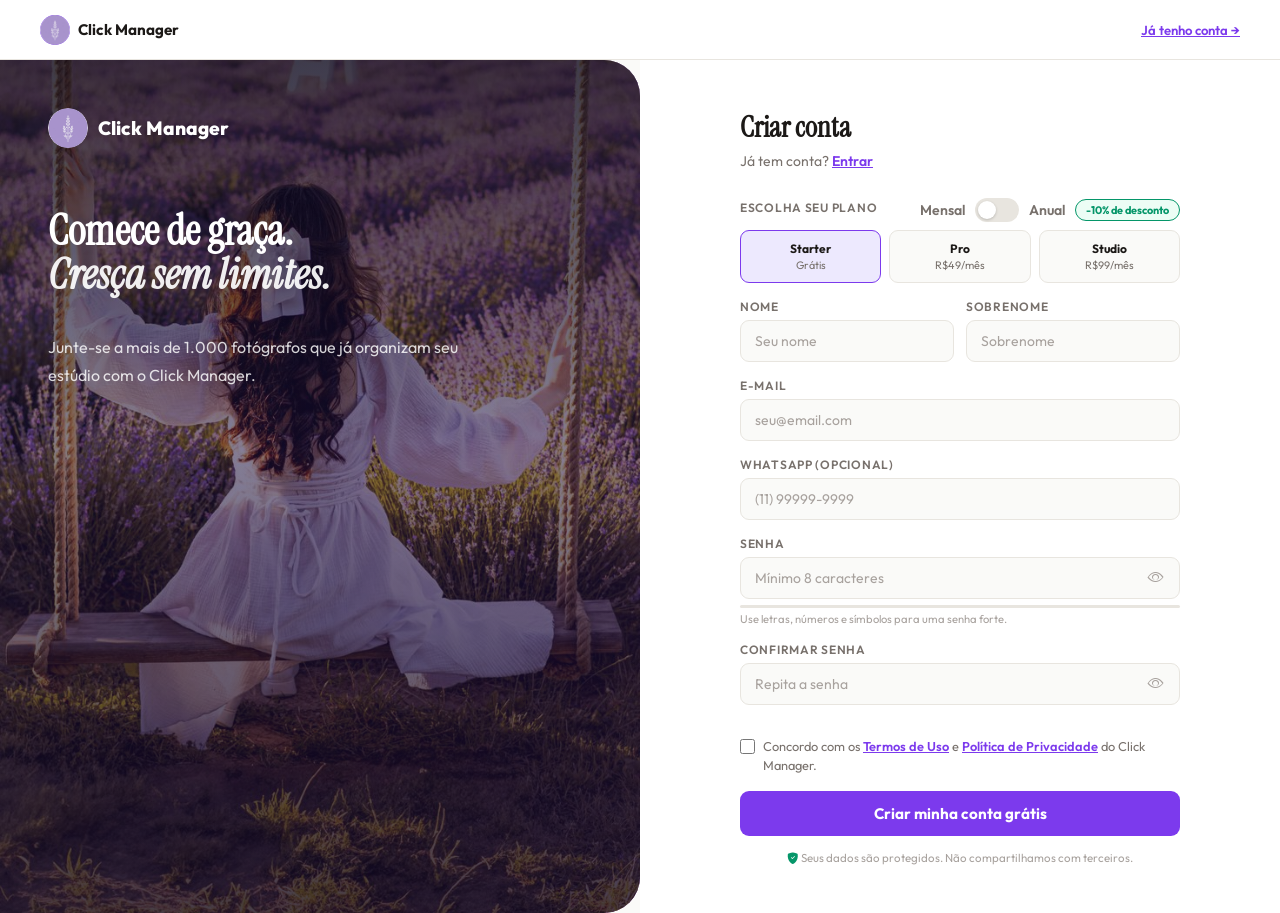
<file: clickmanager-v2/cadastro.html>
<!DOCTYPE html>
<html lang="pt-BR" data-theme="light">
<head>
<meta charset="UTF-8"/>
<meta name="viewport" content="width=device-width,initial-scale=1.0"/>
<title>Criar conta – Click Manager</title>
<link rel="icon" href="icons/favicon.ico" />
<link rel="icon" type="image/svg+xml" sizes="32x32" href="icons/faviconsvg.svg" />
<link rel="icon" type="image/png" sizes="16x16" href="icons/favicon-16x16.png" />
<link rel="apple-touch-icon" sizes="180x180" href="icons/apple-touch-icon.png" />
<link rel="icon" type="image/png" sizes="192x192" href="icons/android-chrome-192x192.png" />
<link rel="icon" type="image/png" sizes="512x512" href="icons/android-chrome-512x512.png" />
<link rel="preconnect" href="https://fonts.googleapis.com"/>
<link rel="preconnect" href="https://fonts.gstatic.com" crossorigin/>
<link href="https://fonts.googleapis.com/css2?family=Instrument+Serif:ital@0;1&family=Outfit:wght@300;400;500;600;700;800&display=swap" rel="stylesheet"/>
<link rel="stylesheet" href="https://cdn.jsdelivr.net/npm/bootstrap-icons@1.11.3/font/bootstrap-icons.min.css"/>
<style>
*,*::before,*::after{box-sizing:border-box;margin:0;padding:0}
html{font-size:16px}
:root{
  --bg:#fafaf8;--bg2:#f3f2ee;--surface:#fff;--border:#e8e5df;
  --text:#1c1917;--text2:#78716c;--text3:#a8a29e;
  --accent:#7c3aed;--accent2:#6d28d9;--accent-light:#f5f3ff;--accent-mid:#ede9fe;
  --green:#059669;--green-bg:#ecfdf5;--danger:#dc2626;--danger-bg:#fef2f2;
  --font-serif:'Instrument Serif',Georgia,serif;--font:'Outfit',sans-serif;
  --r:14px;--r-sm:9px;--ease:.22s cubic-bezier(.4,0,.2,1);
}
body{font-family:var(--font);background:var(--bg);color:var(--text);min-height:100vh;display:flex;flex-direction:column;transition:background var(--ease),color var(--ease)}

/* layout */
.auth-layout{flex:1;display:grid;grid-template-columns:1fr 1fr;min-height:calc(100vh - 60px)}
.auth-side{
  background:linear-gradient(160deg,#312e81 0%,var(--accent) 100%);
  padding:48px;display:flex;flex-direction:column;justify-content:space-between;
  position:relative;overflow:hidden;
}
.auth-side{border-radius:0 36px 36px 0}
.auth-side-content{
  position:relative;
  z-index:1;
  max-width:560px;
  width:100%;
  margin:0 auto;
  display:flex;
  flex-direction:column;
  gap:18px;
  justify-content:center;
}
.auth-side-photo-bg{position:absolute;inset:0;z-index:0;overflow:hidden}
.auth-side-photo-bg img{width:100%;height:100%;object-fit:cover;object-position:center 35%;opacity:.75}
.auth-side-photo-bg::after{
  content:'';position:absolute;inset:0;
  background:linear-gradient(to bottom,rgba(8,4,18,.72) 0%,rgba(8,4,18,.38) 45%,rgba(8,4,18,.70) 100%);
}
.auth-brand{display:flex;align-items:center;gap:10px;color:#fff;font-weight:800;font-size:1.2rem;margin-bottom:44px}
.auth-brand-icon{width:40px;height:40px;background:rgba(255,255,255,.22);border-radius:50%;display:flex;align-items:center;justify-content:center;font-size:1.05rem}
.auth-brand-icon.logo-image{background:transparent}
.auth-brand-icon.logo-image img{width:100%;height:100%;object-fit:contain;border-radius:inherit;display:block}
.auth-side h2{font-family:var(--font-serif);font-size:2.6rem;color:#fff;line-height:1.05;margin-bottom:18px;max-width:560px}
.auth-side h2 em{font-style:italic;opacity:.92}
.auth-side p{color:rgba(255,255,255,.82);font-size:1rem;line-height:1.75;max-width:460px}
.perks{display:flex;flex-direction:column;gap:14px;position:relative;z-index:1}
.perk{display:flex;align-items:flex-start;gap:12px}
.perk-icon{width:32px;height:32px;border-radius:8px;background:rgba(255,255,255,.15);display:flex;align-items:center;justify-content:center;font-size:.9rem;color:#fff;flex-shrink:0;margin-top:1px}
.perk-text strong{display:block;color:#fff;font-size:.875rem;margin-bottom:2px}
.perk-text span{color:rgba(255,255,255,.65);font-size:.78rem}

/* form */
.auth-form-side{display:flex;align-items:flex-start;justify-content:center;padding:48px 40px;background:var(--surface);overflow-y:auto}
.auth-form-wrap{width:100%;max-width:440px}
.auth-form-header{margin-bottom:28px}
.auth-form-header h1{font-family:var(--font-serif);font-size:1.8rem;color:var(--text);margin-bottom:6px}
.auth-form-header p{font-size:.875rem;color:var(--text2)}
.auth-form-header p a{color:var(--accent);font-weight:600}
.form-group{margin-bottom:16px}
.form-row{display:grid;grid-template-columns:1fr 1fr;gap:12px}
.form-label{display:block;font-size:.75rem;font-weight:600;text-transform:uppercase;letter-spacing:.06em;color:var(--text2);margin-bottom:6px}
.form-label-row{display:flex;align-items:center;justify-content:space-between;gap:12px;margin-bottom:8px}
.form-control{width:100%;padding:11px 14px;border-radius:var(--r-sm);border:1.5px solid var(--border);background:var(--bg);color:var(--text);font-family:var(--font);font-size:.875rem;transition:border-color var(--ease),box-shadow var(--ease)}
.form-control:focus{outline:none;border-color:var(--accent);box-shadow:0 0 0 3px var(--accent-mid)}
.form-control::placeholder{color:var(--text3)}
.form-control.error{border-color:var(--danger);box-shadow:0 0 0 3px var(--danger-bg)}
.form-control.ok{border-color:var(--green);box-shadow:0 0 0 3px var(--green-bg)}
.input-wrap{position:relative}
.input-wrap .form-control{padding-right:44px}
/* Hide native browser password reveal/clear buttons so only our custom toggle appears */
input[type="password"]::-ms-reveal, input[type="password"]::-ms-clear { display: none; }
input[type="password"]::-webkit-textfield-decoration-button,
input[type="password"]::-webkit-textfield-decoration-container,
input[type="password"]::-webkit-credentials-auto-fill-button { display: none !important; }
.input-toggle{position:absolute;right:12px;top:50%;transform:translateY(-50%);background:none;border:none;color:var(--text3);cursor:pointer;font-size:1rem;padding:4px;transition:color var(--ease)}
.input-toggle:hover{color:var(--accent)}

/* força senha */
.pwd-strength{margin-top:6px;height:3px;background:var(--border);border-radius:99px;overflow:hidden}
.pwd-strength-bar{height:100%;border-radius:99px;transition:width .4s,background .4s;width:0%}
.pwd-hint{font-size:.7rem;color:var(--text3);margin-top:4px}

/* plano selector */
.plan-selector{display:grid;grid-template-columns:repeat(3,1fr);gap:8px;margin-bottom:0}
.plan-opt{border:1.5px solid var(--border);border-radius:var(--r-sm);padding:10px 8px;text-align:center;cursor:pointer;transition:all var(--ease);background:var(--bg)}
.plan-opt:hover{border-color:var(--accent);background:var(--accent-light)}
.plan-opt.selected{border-color:var(--accent);background:var(--accent-mid)}
.plan-opt-name{font-size:.75rem;font-weight:700;color:var(--text);margin-bottom:2px}
.plan-opt-price{font-size:.68rem;color:var(--text2)}

/* Pricing toggle (mensal / anual) for signup page */
.pricing-toggle{display:flex;align-items:center;gap:10px;margin:0;justify-content:flex-end}
.pricing-toggle .toggle-label{font-size:.88rem;color:var(--text2);font-weight:600}
.toggle-track{width:44px;height:24px;background:var(--border);border-radius:99px;cursor:pointer;position:relative;transition:background var(--ease)}
.toggle-track.on{background:var(--accent)}
.toggle-thumb{width:18px;height:18px;background:#fff;border-radius:50%;position:absolute;top:3px;left:3px;transition:left var(--ease);box-shadow:0 1px 3px rgba(0,0,0,.2)}
.toggle-track.on .toggle-thumb{left:23px}
.discount-pill{background:var(--green-bg);color:var(--green);font-size:.68rem;font-weight:700;padding:3px 10px;border-radius:99px;border:1px solid var(--green)}

@media(max-width:520px){
  .form-label-row{flex-direction:column;align-items:flex-start}
  .pricing-toggle{margin-top:8px;justify-content:flex-start}
}

/* cartão de crédito */
.card-section{overflow:hidden;max-height:0;opacity:0;transition:max-height .45s cubic-bezier(.4,0,.2,1),opacity .35s ease,margin .35s ease;margin-bottom:0}
.card-section.open{max-height:420px;opacity:1;margin-bottom:0}
.card-section-inner{border:1.5px solid var(--accent);border-radius:var(--r-sm);padding:16px;background:var(--accent-light);margin-bottom:16px}
.card-section-title{font-size:.75rem;font-weight:700;text-transform:uppercase;letter-spacing:.06em;color:var(--accent);margin-bottom:14px;display:flex;align-items:center;gap:6px}
.card-icons{display:flex;gap:6px;margin-left:auto}
.card-icon-badge{font-size:.7rem;padding:2px 7px;border-radius:4px;font-weight:700;background:var(--surface);border:1.5px solid var(--border);color:var(--text2)}
.card-row{display:grid;grid-template-columns:1fr 1fr;gap:10px}

/* termos */
.form-check{display:flex;align-items:flex-start;gap:8px;cursor:pointer}
.form-check input{accent-color:var(--accent);width:15px;height:15px;flex-shrink:0;margin-top:2px}
.form-check label{font-size:.8rem;color:var(--text2);cursor:pointer;line-height:1.5}
.form-check a{color:var(--accent);font-weight:600}

/* alert */
.alert{padding:12px 16px;border-radius:var(--r-sm);font-size:.85rem;margin-bottom:16px;display:none;align-items:center;gap:8px}
.alert.show{display:flex}
.alert-error{background:var(--danger-bg);color:var(--danger);border:1px solid var(--danger)}
.alert-success{background:var(--green-bg);color:var(--green);border:1px solid var(--green)}

/* btn */
.btn-submit{width:100%;padding:13px;border-radius:var(--r-sm);background:var(--accent);color:#fff;font-family:var(--font);font-size:.95rem;font-weight:700;border:none;cursor:pointer;transition:all var(--ease);display:flex;align-items:center;justify-content:center;gap:8px}
.btn-submit:hover:not(:disabled){background:var(--accent2);transform:translateY(-1px);box-shadow:0 4px 20px rgba(124,58,237,.3)}
.btn-submit:disabled{opacity:.6;cursor:not-allowed}
.spinner{width:16px;height:16px;border:2px solid rgba(255,255,255,.3);border-top-color:#fff;border-radius:50%;animation:spin .7s linear infinite;display:none}
@keyframes spin{to{transform:rotate(360deg)}}

/* nav */
.auth-nav{height:60px;display:flex;align-items:center;justify-content:space-between;padding:0 40px;border-bottom:1px solid var(--border);background:var(--surface)}
.auth-nav .logo-image{width:30px;height:30px;border-radius:50%;display:flex;align-items:center;justify-content:center;overflow:hidden;background:var(--accent)}
.auth-nav .logo-image img{width:100%;height:100%;object-fit:contain;display:block}
.btn-icon{width:34px;height:34px;border-radius:50%;border:1.5px solid var(--border);background:var(--bg2);color:var(--text2);display:flex;align-items:center;justify-content:center;cursor:pointer;transition:all var(--ease)}
.btn-icon:hover{background:var(--accent-mid);color:var(--accent);border-color:var(--accent)}

@media(max-width:1024px){
  .auth-side{display:none}
  .auth-layout{grid-template-columns:1fr}
  .auth-form-side{padding:34px 28px}
}
@media(max-width:768px){
  .auth-form-side{padding:28px 20px}
  .auth-form-header h1{font-size:2.05rem}
  .auth-form-header p{font-size:.95rem}
  .form-row{grid-template-columns:1fr}
  .auth-brand{font-size:1.05rem}
  .auth-side h2{font-size:2rem}
  .auth-side p{font-size:.95rem;max-width:100%}
}
</style>
</head>
<body>

<header class="auth-nav">
  <a href="index.html" style="display:flex;align-items:center;gap:8px;font-weight:700;color:var(--text);text-decoration:none;font-size:.95rem">
    <div class="logo-image">
      <img src="icons/logo.svg" alt="Click Manager logo" />
    </div>
    Click Manager
  </a>
  <div style="display:flex;align-items:center;gap:8px">
    <a href="login.html" style="font-size:.82rem;color:var(--accent);font-weight:600">Já tenho conta →</a>
  </div>
</header>

<div class="auth-layout">
  <!-- LADO ESQUERDO -->
  <div class="auth-side">
    <div class="auth-side-photo-bg" aria-hidden="true">
      <img src="img/lavanda.jpg" alt="">
    </div>
    <div class="auth-side-content">
      <div class="auth-brand">
        <div class="auth-brand-icon logo-image"><img src="icons/logo.svg" alt="Click Manager logo"/></div>
        Click Manager
      </div>
      <h2>Comece de graça.<br><em>Cresça sem limites.</em></h2>
      <p style="margin-bottom:40px">Junte-se a mais de 1.000 fotógrafos que já organizam seu estúdio com o Click Manager.</p>
    </div>
  </div>

  <!-- LADO DIREITO -->
  <div class="auth-form-side">
    <div class="auth-form-wrap">
      <div class="auth-form-header">
        <h1>Criar conta</h1>
        <p>Já tem conta? <a href="login.html">Entrar</a></p>
      </div>

      <div class="alert alert-error" id="alertError" role="alert">
        <i class="bi bi-exclamation-circle-fill"></i>
        <span id="alertErrorMsg">Erro ao criar conta.</span>
      </div>
      <div class="alert alert-success" id="alertSuccess">
        <i class="bi bi-check-circle-fill"></i>
        <span>Conta criada com sucesso! Redirecionando...</span>
      </div>

      <!-- PLANO -->
      <div class="form-group">
        <div class="form-label-row">
          <div class="form-label">Escolha seu plano</div>
          <div class="pricing-toggle">
            <span class="toggle-label">Mensal</span>
            <div class="toggle-track" id="billingToggleSignup"><div class="toggle-thumb"></div></div>
            <span class="toggle-label">Anual</span>
            <span class="discount-pill">-10% de desconto</span>
          </div>
        </div>

        <div class="plan-selector">
          <div class="plan-opt selected" data-plan="starter" data-monthly="Grátis" data-annual="Grátis">
            <div class="plan-opt-name">Starter</div>
            <div class="plan-opt-price">Grátis</div>
          </div>
          <div class="plan-opt" data-plan="pro" data-monthly="R$49/mês" data-annual="R$528/ano">
            <div class="plan-opt-name">Pro</div>
            <div class="plan-opt-price">R$49/mês</div>
          </div>
          <div class="plan-opt" data-plan="studio" data-monthly="R$99/mês" data-annual="R$1068/ano">
            <div class="plan-opt-name">Studio</div>
            <div class="plan-opt-price">R$99/mês</div>
          </div>
        </div>
        <input type="hidden" id="planSelected" value="starter"/>
      </div>

      <div class="form-row">
        <div class="form-group" style="margin:0">
          <label class="form-label" for="nome">Nome</label>
          <input type="text" class="form-control" id="nome" placeholder="Seu nome" autocomplete="given-name"/>
        </div>
        <div class="form-group" style="margin:0">
          <label class="form-label" for="sobrenome">Sobrenome</label>
          <input type="text" class="form-control" id="sobrenome" placeholder="Sobrenome" autocomplete="family-name"/>
        </div>
      </div>

      <div class="form-group" style="margin-top:16px">
        <label class="form-label" for="email">E-mail</label>
        <input type="email" class="form-control" id="email" placeholder="seu@email.com" autocomplete="email"/>
      </div>

      <div class="form-group">
        <label class="form-label" for="telefone">WhatsApp (opcional)</label>
        <input type="tel" class="form-control" id="telefone" placeholder="(11) 99999-9999"/>
      </div>

      <div class="form-group">
        <label class="form-label" for="senha">Senha</label>
        <div class="input-wrap">
          <input type="password" class="form-control" id="senha" placeholder="Mínimo 8 caracteres" autocomplete="new-password"/>
          <button type="button" class="input-toggle" id="toggleSenha">
            <i class="bi bi-eye" id="eyeIcon"></i>
          </button>
        </div>
        <div class="pwd-strength"><div class="pwd-strength-bar" id="pwdBar"></div></div>
        <div class="pwd-hint" id="pwdHint">Use letras, números e símbolos para uma senha forte.</div>
      </div>

      <div class="form-group">
        <label class="form-label" for="confirma">Confirmar senha</label>
        <div class="input-wrap">
          <input type="password" class="form-control" id="confirma" placeholder="Repita a senha" autocomplete="new-password"/>
          <button type="button" class="input-toggle" id="toggleConfirma">
            <i class="bi bi-eye" id="eyeIcon2"></i>
          </button>
        </div>
      </div>

      <!-- CARTÃO DE CRÉDITO (planos pagos) -->
      <div class="card-section" id="cardSection">
        <div class="card-section-inner">
          <div class="card-section-title">
            <i class="bi bi-credit-card-fill"></i> Dados do cartão
            <div class="card-icons">
              <span class="card-icon-badge">VISA</span>
              <span class="card-icon-badge">MC</span>
              <span class="card-icon-badge">ELO</span>
            </div>
          </div>
          <div class="form-group" style="margin-bottom:12px">
            <label class="form-label" for="cardNumber">Número do cartão</label>
            <input type="text" class="form-control" id="cardNumber" placeholder="0000 0000 0000 0000" maxlength="19" autocomplete="cc-number" inputmode="numeric"/>
          </div>
          <div class="form-group" style="margin-bottom:12px">
            <label class="form-label" for="cardName">Nome no cartão</label>
            <input type="text" class="form-control" id="cardName" placeholder="Como está no cartão" autocomplete="cc-name"/>
          </div>
          <div class="card-row">
            <div class="form-group" style="margin-bottom:0">
              <label class="form-label" for="cardExpiry">Validade</label>
              <input type="text" class="form-control" id="cardExpiry" placeholder="MM/AA" maxlength="5" autocomplete="cc-exp" inputmode="numeric"/>
            </div>
            <div class="form-group" style="margin-bottom:0">
              <label class="form-label" for="cardCvv">CVV</label>
              <input type="text" class="form-control" id="cardCvv" placeholder="000" maxlength="4" autocomplete="cc-csc" inputmode="numeric"/>
            </div>
          </div>
        </div>
      </div>

      <div class="form-group" style="margin-top:16px">
        <label class="form-check">
          <input type="checkbox" id="termos"/>
          <label for="termos">Concordo com os <a href="termos-de-uso.html" target="_blank">Termos de Uso</a> e <a href="politica-privacidade.html" target="_blank">Política de Privacidade</a> do Click Manager.</label>
        </label>
      </div>

      <button class="btn-submit" id="btnCadastro">
        <span id="btnText">Criar minha conta grátis</span>
        <div class="spinner" id="spinner"></div>
      </button>

      <p style="font-size:.72rem;color:var(--text3);text-align:center;margin-top:14px">
        <i class="bi bi-shield-fill-check" style="color:var(--green)"></i>
        Seus dados são protegidos. Não compartilhamos com terceiros.
      </p>
    </div>
  </div>
</div>

<script>

var API = (["localhost","127.0.0.1",""].indexOf(location.hostname) >= 0)
  ? "http://localhost:5000/api"
  : "https://clickmanager-api-production.up.railway.app/api";

// ── Seletor de plano ──────────────────────────────────────
var cardSection=document.getElementById("cardSection");
var btnText=document.getElementById("btnText");
var billingToggle = document.getElementById('billingToggleSignup');
var annualSignup = false; // default mensal

function updatePricesOnPage(){
  document.querySelectorAll('.plan-opt').forEach(function(p){
    var priceEl = p.querySelector('.plan-opt-price');
    if(!priceEl) return;
    var monthly = p.getAttribute('data-monthly') || priceEl.textContent;
    var annual  = p.getAttribute('data-annual') || monthly;
    priceEl.textContent = annualSignup ? annual : monthly;
  });
  // Update CTA if a paid plan is selected
  var sel = document.querySelector('.plan-opt.selected');
  if(sel){
    var plano = sel.getAttribute('data-plan');
    if(plano==='starter'){
      cardSection.classList.remove('open');
      btnText.textContent = 'Criar minha conta grátis';
    } else {
      cardSection.classList.add('open');
      var priceText = sel.querySelector('.plan-opt-price').textContent;
      btnText.textContent = 'Assinar plano '+sel.querySelector('.plan-opt-name').textContent+' — '+priceText;
    }
  }
}

// toggle click
if(billingToggle){
  billingToggle.addEventListener('click', function(){
    annualSignup = !annualSignup;
    billingToggle.classList.toggle('on', annualSignup);
    updatePricesOnPage();
  });
}

// plan selection
document.querySelectorAll('.plan-opt').forEach(function(opt){
  opt.addEventListener('click', function(){
    document.querySelectorAll('.plan-opt').forEach(function(o){ o.classList.remove('selected'); });
    opt.classList.add('selected');
    document.getElementById('planSelected').value = opt.getAttribute('data-plan');
    updatePricesOnPage();
  });
});

// initialize display
updatePricesOnPage();

// ── Formatação do cartão ──────────────────────────────────
document.getElementById("cardNumber").addEventListener("input",function(){
  var v=this.value.replace(/\D/g,"").slice(0,16);
  this.value=v.replace(/(.{4})/g,"$1 ").trim();
});
document.getElementById("cardExpiry").addEventListener("input",function(){
  var v=this.value.replace(/\D/g,"").slice(0,4);
  if(v.length>2)v=v.slice(0,2)+"/"+v.slice(2);
  this.value=v;
});
document.getElementById("cardCvv").addEventListener("input",function(){
  this.value=this.value.replace(/\D/g,"").slice(0,4);
});

// ── Toggle ver senha ──────────────────────────────────────
function makeToggle(btnId,inpId,iconId){
  document.getElementById(btnId).addEventListener("click",function(){
    var inp=document.getElementById(inpId),icon=document.getElementById(iconId);
    var show=inp.type==="password";
    inp.type=show?"text":"password";
    icon.className=show?"bi bi-eye-slash":"bi bi-eye";
  });
}
makeToggle("toggleSenha","senha","eyeIcon");
makeToggle("toggleConfirma","confirma","eyeIcon2");

// ── Força da senha ────────────────────────────────────────
document.getElementById("senha").addEventListener("input",function(){
  var v=this.value;
  var bar=document.getElementById("pwdBar");
  var hint=document.getElementById("pwdHint");
  var score=0;
  if(v.length>=8)score++;if(v.length>=12)score++;
  if(/[A-Z]/.test(v))score++;if(/[0-9]/.test(v))score++;if(/[^A-Za-z0-9]/.test(v))score++;
  var configs=[
    {w:"0%",bg:"var(--border)",txt:""},
    {w:"25%",bg:"var(--danger)",txt:"Muito fraca"},
    {w:"50%",bg:"#f59e0b",txt:"Fraca"},
    {w:"75%",bg:"#3b82f6",txt:"Boa"},
    {w:"90%",bg:"var(--green)",txt:"Forte"},
    {w:"100%",bg:"var(--green)",txt:"Muito forte"},
  ];
  var c=configs[Math.min(score,5)];
  bar.style.width=c.w;bar.style.background=c.bg;
  hint.textContent=c.txt||"Use letras, números e símbolos para uma senha forte.";
  hint.style.color=c.bg;
});

// ── Cadastro ──────────────────────────────────────────────
document.getElementById("btnCadastro").addEventListener("click",async function(){
  var nome=document.getElementById("nome").value.trim();
  var sobrenome=document.getElementById("sobrenome").value.trim();
  var email=document.getElementById("email").value.trim();
  var senha=document.getElementById("senha").value;
  var confirma=document.getElementById("confirma").value;
  var termos=document.getElementById("termos").checked;
  var plano=document.getElementById("planSelected").value;

  var alertErr=document.getElementById("alertError");
  var alertOk=document.getElementById("alertSuccess");
  alertErr.classList.remove("show");alertOk.classList.remove("show");

  function showErr(msg){document.getElementById("alertErrorMsg").textContent=msg;alertErr.classList.add("show");alertErr.scrollIntoView({block:"nearest",behavior:"smooth"});}

  if(!nome){showErr("Informe seu nome.");return;}
  if(!email||!email.includes("@")){showErr("Informe um e-mail válido.");return;}
  if(senha.length<8){showErr("A senha deve ter ao menos 8 caracteres.");return;}
  if(senha!==confirma){showErr("As senhas não coincidem.");document.getElementById("confirma").classList.add("error");return;}

  if(plano!=="starter"){
    var num=document.getElementById("cardNumber").value.replace(/\s/g,"");
    var cname=document.getElementById("cardName").value.trim();
    var exp=document.getElementById("cardExpiry").value;
    var cvv=document.getElementById("cardCvv").value;
    if(num.length<16){showErr("Informe o número completo do cartão.");return;}
    if(!cname){showErr("Informe o nome como está no cartão.");return;}
    if(!/^\d{2}\/\d{2}$/.test(exp)){showErr("Informe a validade no formato MM/AA.");return;}
    if(cvv.length<3){showErr("Informe o CVV do cartão.");return;}
  }

  if(!termos){showErr("Aceite os termos para continuar.");return;}

  var btn=document.getElementById("btnCadastro");
  var spinner=document.getElementById("spinner");
  btn.disabled=true;spinner.style.display="block";btnText.textContent="Criando conta...";

  try{
    var res=await fetch(API + "/auth/register",{
      method:"POST",
      headers:{"Content-Type":"application/json"},
      body:JSON.stringify({nome:nome+" "+sobrenome,email:email,senha:senha,telefone:document.getElementById("telefone").value,planoAtivo:plano})
    });
    var data=await res.json();
    if(res.ok){
      alertOk.classList.add("show");
      setTimeout(function(){window.location.href="login.html";},1500);
    }else{
      showErr(data.message||"Erro ao criar conta. Tente novamente.");
    }
  }catch(e){
    // API offline → NÃO cria conta, avisa o usuário
    showErr("Não foi possível conectar ao servidor. Tente novamente em instantes.");
  }finally{
    btn.disabled=false;spinner.style.display="none";
    var planoFinal=document.getElementById("planSelected").value;
    if(planoFinal==="starter"){
      btnText.textContent="Criar minha conta grátis";
    }else{
      var nomePlano=document.querySelector(".plan-opt.selected .plan-opt-name").textContent;
      var precoPlano=document.querySelector(".plan-opt.selected .plan-opt-price").textContent;
      btnText.textContent="Assinar plano "+nomePlano+" — "+precoPlano;
    }
  }
});
</script>
</body>
</html>
</file>
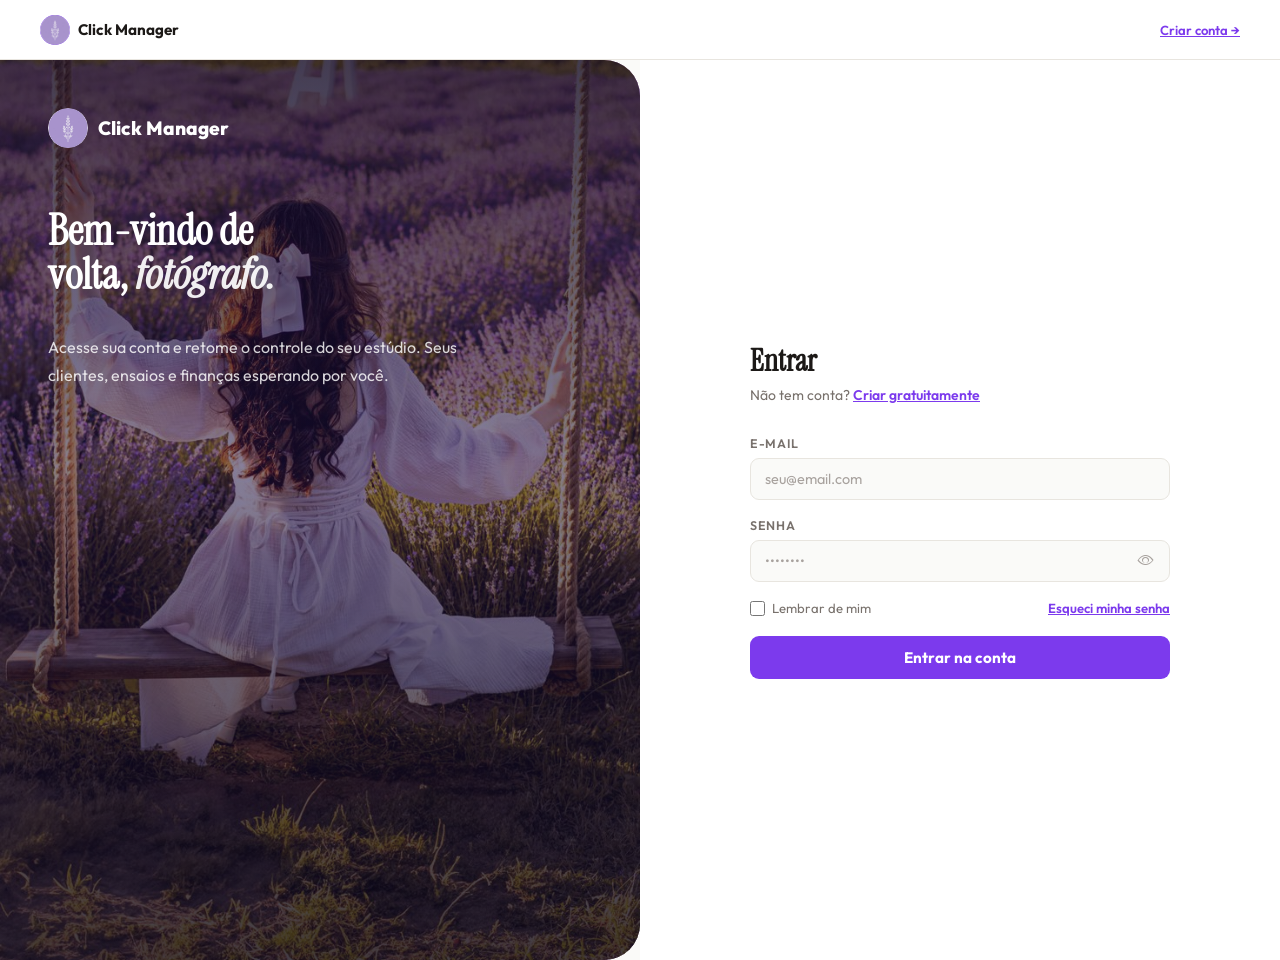
<file: clickmanager-v2/login.html>
<!DOCTYPE html>
<html lang="pt-BR" data-theme="light">
<head>
<meta charset="UTF-8"/>
<meta name="viewport" content="width=device-width,initial-scale=1.0"/>
<title>Entrar – Click Manager</title>
<link rel="icon" href="icons/favicon.ico" />
<link rel="icon" type="image/svg+xml" sizes="32x32" href="icons/faviconsvg.svg" />
<link rel="icon" type="image/png" sizes="16x16" href="icons/favicon-16x16.png" />
<link rel="apple-touch-icon" sizes="180x180" href="icons/apple-touch-icon.png" />
<link rel="icon" type="image/png" sizes="192x192" href="icons/android-chrome-192x192.png" />
<link rel="icon" type="image/png" sizes="512x512" href="icons/android-chrome-512x512.png" />
<link rel="preconnect" href="https://fonts.googleapis.com"/>
<link rel="preconnect" href="https://fonts.gstatic.com" crossorigin/>
<link href="https://fonts.googleapis.com/css2?family=Instrument+Serif:ital@0;1&family=Outfit:wght@300;400;500;600;700;800&display=swap" rel="stylesheet"/>
<link rel="stylesheet" href="https://cdn.jsdelivr.net/npm/bootstrap-icons@1.11.3/font/bootstrap-icons.min.css"/>
<style>
*,*::before,*::after{box-sizing:border-box;margin:0;padding:0}
html{font-size:16px}
:root{
  --bg:#fafaf8;--bg2:#f3f2ee;--surface:#fff;--border:#e8e5df;
  --text:#1c1917;--text2:#78716c;--text3:#a8a29e;
  --accent:#7c3aed;--accent2:#6d28d9;--accent-light:#f5f3ff;--accent-mid:#ede9fe;
  --green:#059669;--danger:#dc2626;--danger-bg:#fef2f2;
  --font-serif:'Instrument Serif',Georgia,serif;--font:'Outfit',sans-serif;
  --r:14px;--r-sm:9px;--ease:.22s cubic-bezier(.4,0,.2,1);
  --shadow-lg:0 20px 60px rgba(0,0,0,.1);
}
body{font-family:var(--font);background:var(--bg);color:var(--text);min-height:100vh;display:flex;flex-direction:column;transition:background var(--ease),color var(--ease)}

/* layout */
.auth-layout{flex:1;display:grid;grid-template-columns:1fr 1fr;min-height:100vh}
.auth-side{
  background:linear-gradient(160deg,var(--accent) 0%,#312e81 100%);
  padding:48px;display:flex;flex-direction:column;justify-content:space-between;
  position:relative;overflow:hidden;
}
.auth-side{border-radius:0 36px 36px 0}
.auth-side-photo-bg{position:absolute;inset:0;z-index:0;overflow:hidden}
.auth-side-photo-bg img{width:100%;height:100%;object-fit:cover;object-position:center 35%;opacity:.75}
.auth-side-photo-bg::after{
  content:'';position:absolute;inset:0;
  background:linear-gradient(to bottom,rgba(8,4,18,.72) 0%,rgba(8,4,18,.38) 45%,rgba(8,4,18,.70) 100%);
}
.auth-side-content{
  position:relative;
  z-index:1;
  max-width:560px;
  width:100%;
  margin:0 auto;
  display:flex;
  flex-direction:column;
  gap:18px;
  justify-content:center;
}
.auth-side-footer{position:relative;z-index:1}
.auth-brand{display:flex;align-items:center;gap:10px;color:#fff;font-weight:800;font-size:1.2rem;margin-bottom:44px}
.auth-brand-icon{width:40px;height:40px;background:rgba(255,255,255,.22);border-radius:50%;display:flex;align-items:center;justify-content:center;font-size:1.05rem}
.auth-brand-icon.logo-image{background:transparent}
.auth-brand-icon.logo-image img{width:100%;height:100%;object-fit:contain;border-radius:inherit;display:block}
.auth-side h2{font-family:var(--font-serif);font-size:2.6rem;color:#fff;line-height:1.05;margin-bottom:18px;max-width:560px}
.auth-side h2 em{font-style:italic;opacity:.92}
.auth-side p{color:rgba(255,255,255,.82);font-size:1rem;line-height:1.75;max-width:460px}
.auth-side-footer{position:relative}
.auth-features{display:flex;flex-direction:column;gap:12px}
.auth-feat{display:flex;align-items:center;gap:10px;color:rgba(255,255,255,.85);font-size:.875rem}
.auth-feat i{color:#a78bfa;font-size:1rem}

/* form side */
.auth-form-side{
  display:flex;align-items:center;justify-content:center;
  padding:48px 40px;background:var(--surface);
}
.auth-form-wrap{width:100%;max-width:420px}
.auth-form-header{margin-bottom:32px}
.auth-form-header h1{font-family:var(--font-serif);font-size:1.9rem;color:var(--text);margin-bottom:6px}
.auth-form-header p{font-size:.875rem;color:var(--text2)}
.auth-form-header p a{color:var(--accent);font-weight:600}

/* form controls */
.form-group{margin-bottom:18px}
.form-label{display:block;font-size:.78rem;font-weight:600;text-transform:uppercase;letter-spacing:.06em;color:var(--text2);margin-bottom:7px}
.form-control{
  width:100%;padding:11px 14px;
  border-radius:var(--r-sm);border:1.5px solid var(--border);
  background:var(--bg);color:var(--text);
  font-family:var(--font);font-size:.9rem;
  transition:border-color var(--ease),box-shadow var(--ease);
}
.form-control:focus{outline:none;border-color:var(--accent);box-shadow:0 0 0 3px var(--accent-mid)}
.form-control::placeholder{color:var(--text3)}
.form-control.error{border-color:var(--danger);box-shadow:0 0 0 3px var(--danger-bg)}
.input-wrap{position:relative}
.input-wrap .form-control{padding-right:44px}
/* Hide native browser password reveal/clear buttons so only our custom toggle appears */
input[type="password"]::-ms-reveal, input[type="password"]::-ms-clear { display: none; }
input[type="password"]::-webkit-textfield-decoration-button,
input[type="password"]::-webkit-textfield-decoration-container,
input[type="password"]::-webkit-credentials-auto-fill-button { display: none !important; }
.input-toggle{position:absolute;right:12px;top:50%;transform:translateY(-50%);background:none;border:none;color:var(--text3);cursor:pointer;font-size:1rem;padding:4px;transition:color var(--ease)}
.input-toggle:hover{color:var(--accent)}

/* alert */
.alert{padding:12px 16px;border-radius:var(--r-sm);font-size:.85rem;margin-bottom:18px;display:none;align-items:center;gap:8px}
.alert.show{display:flex}
.alert-error{background:var(--danger-bg);color:var(--danger);border:1px solid var(--danger)}
.alert-success{background:#ecfdf5;color:#059669;border:1px solid #059669}

/* btn */
.btn-submit{
  width:100%;padding:12px;border-radius:var(--r-sm);
  background:var(--accent);color:#fff;
  font-family:var(--font);font-size:.95rem;font-weight:700;
  border:none;cursor:pointer;
  transition:all var(--ease);
  display:flex;align-items:center;justify-content:center;gap:8px;
}
.btn-submit:hover:not(:disabled){background:var(--accent2);transform:translateY(-1px);box-shadow:0 4px 20px rgba(124,58,237,.3)}
.btn-submit:disabled{opacity:.6;cursor:not-allowed}
.spinner{width:16px;height:16px;border:2px solid rgba(255,255,255,.3);border-top-color:#fff;border-radius:50%;animation:spin .7s linear infinite;display:none}
@keyframes spin{to{transform:rotate(360deg)}}

/* extras */
.form-extras{display:flex;justify-content:space-between;align-items:center;margin-bottom:20px}
.form-check{display:flex;align-items:center;gap:7px;cursor:pointer}
.form-check input{accent-color:var(--accent);width:15px;height:15px}
.form-check label{font-size:.82rem;color:var(--text2);cursor:pointer}
.link{color:var(--accent);font-size:.82rem;font-weight:600}
.divider{display:flex;align-items:center;gap:12px;margin:20px 0}
.divider::before,.divider::after{content:'';flex:1;height:1px;background:var(--border)}
.divider span{font-size:.75rem;color:var(--text3)}

/* modal esqueci senha */
.modal-backdrop{position:fixed;inset:0;background:rgba(0,0,0,.45);z-index:1000;display:flex;align-items:center;justify-content:center;opacity:0;pointer-events:none;transition:opacity .2s}
.modal-backdrop.open{opacity:1;pointer-events:all}
.modal-box{background:var(--surface);border-radius:var(--r);padding:32px;width:100%;max-width:400px;transform:translateY(16px);transition:transform .2s;box-shadow:var(--shadow-lg)}
.modal-backdrop.open .modal-box{transform:translateY(0)}
.modal-box h3{font-family:var(--font-serif);font-size:1.3rem;margin-bottom:8px;color:var(--text)}
.modal-box p{font-size:.85rem;color:var(--text2);margin-bottom:20px;line-height:1.6}
.modal-actions{display:flex;gap:10px;justify-content:flex-end;margin-top:20px}
.btn-outline{padding:9px 18px;border-radius:var(--r-sm);border:1.5px solid var(--border);background:var(--bg2);color:var(--text2);font-family:var(--font);font-size:.85rem;font-weight:600;cursor:pointer;transition:all .2s}
.btn-outline:hover{border-color:var(--accent);color:var(--accent)}
.btn-primary-sm{padding:9px 18px;border-radius:var(--r-sm);border:none;background:var(--accent);color:#fff;font-family:var(--font);font-size:.85rem;font-weight:700;cursor:pointer;transition:all .2s}
.btn-primary-sm:hover:not(:disabled){background:var(--accent2)}
.btn-primary-sm:disabled{opacity:.6;cursor:not-allowed}

/* nav topo */
.auth-nav{height:60px;display:flex;align-items:center;justify-content:space-between;padding:0 40px;border-bottom:1px solid var(--border);background:var(--surface)}
.auth-nav .logo-image{width:30px;height:30px;border-radius:50%;display:flex;align-items:center;justify-content:center;overflow:hidden;background:var(--accent)}
.auth-nav .logo-image img{width:100%;height:100%;object-fit:contain;display:block}
.btn-icon{width:34px;height:34px;border-radius:50%;border:1.5px solid var(--border);background:var(--bg2);color:var(--text2);display:flex;align-items:center;justify-content:center;cursor:pointer;transition:all var(--ease)}
.btn-icon:hover{background:var(--accent-mid);color:var(--accent);border-color:var(--accent)}

@media(max-width:1024px){
  .auth-side{display:none}
  .auth-layout{grid-template-columns:1fr}
  .auth-form-side{padding:36px 28px}
}
@media(max-width:768px){
  .auth-form-side{padding:32px 22px}
  .auth-form-header h1{font-size:2rem}
  .auth-form-header p{font-size:.95rem}
  .auth-side h2{font-size:2rem}
  .auth-side p{font-size:.95rem;max-width:100%}
}
</style>
</head>
<body>

<header class="auth-nav">
  <a href="index.html" style="display:flex;align-items:center;gap:8px;font-weight:700;color:var(--text);text-decoration:none;font-size:.95rem">
    <div class="logo-image">
      <img src="icons/logo.svg" alt="Click Manager logo" />
    </div>
    Click Manager
  </a>
  <div style="display:flex;align-items:center;gap:8px">
    <a href="cadastro.html" style="font-size:.82rem;color:var(--accent);font-weight:600">Criar conta →</a>
  </div>
</header>

<div class="auth-layout">
  <!-- LADO ESQUERDO -->
  <div class="auth-side">
    <div class="auth-side-photo-bg" aria-hidden="true">
      <img src="img/lavanda.jpg" alt="">
    </div>
    <div class="auth-side-content">
      <div class="auth-brand">
        <div class="auth-brand-icon logo-image"><img src="icons/logo.svg" alt="Click Manager logo"/></div>
        Click Manager
      </div>
      <h2>Bem-vindo de<br>volta, <em>fotógrafo.</em></h2>
      <p>Acesse sua conta e retome o controle do seu estúdio. Seus clientes, ensaios e finanças esperando por você.</p>
    </div>
    <div class="auth-side-footer"></div>
  </div>

  <!-- LADO DIREITO -->
  <div class="auth-form-side">
    <div class="auth-form-wrap">
      <div class="auth-form-header">
        <h1>Entrar</h1>
        <p>Não tem conta? <a href="cadastro.html">Criar gratuitamente</a></p>
      </div>

      <div class="alert alert-error" id="alertError" role="alert">
        <i class="bi bi-exclamation-circle-fill"></i>
        <span id="alertErrorMsg">E-mail ou senha incorretos.</span>
      </div>
      <div class="alert alert-success" id="alertSuccess">
        <i class="bi bi-check-circle-fill"></i>
        <span>Login realizado! Redirecionando...</span>
      </div>

      <div class="form-group">
        <label class="form-label" for="email">E-mail</label>
        <input type="email" class="form-control" id="email" placeholder="seu@email.com" autocomplete="email"/>
      </div>

      <div class="form-group">
        <label class="form-label" for="senha">Senha</label>
        <div class="input-wrap">
          <input type="password" class="form-control" id="senha" placeholder="••••••••" autocomplete="current-password"/>
          <button type="button" class="input-toggle" id="toggleSenha" aria-label="Ver senha">
            <i class="bi bi-eye" id="eyeIcon"></i>
          </button>
        </div>
      </div>

      <div class="form-extras" style="margin-top:16px">
        <label class="form-check">
          <input type="checkbox" id="lembrar"/>
          <label for="lembrar">Lembrar de mim</label>
        </label>
        <a href="#" class="link" id="linkEsqueciSenha">Esqueci minha senha</a>
      </div>

      <button class="btn-submit" id="btnLogin">
        <span id="btnLoginText">Entrar na conta</span>
        <div class="spinner" id="loginSpinner"></div>
      </button>

    </div>
  </div>
</div>

<!-- MODAL ESQUECI MINHA SENHA -->
<div class="modal-backdrop" id="modalEsqueciSenha">
  <div class="modal-box">
    <h3>Recuperar senha</h3>
    <p>Informe seu e-mail cadastrado e enviaremos um link para redefinir sua senha.</p>
    <div class="alert alert-error" id="resetAlertError" role="alert" style="display:none;margin-bottom:12px">
      <i class="bi bi-exclamation-circle-fill"></i>
      <span id="resetAlertMsg">E-mail não encontrado.</span>
    </div>
    <div class="alert alert-success" id="resetAlertSuccess" style="display:none;margin-bottom:12px">
      <i class="bi bi-check-circle-fill"></i>
      <span>Se este e-mail estiver cadastrado, você receberá um link em breve.</span>
    </div>
    <div class="form-group">
      <label class="form-label" for="resetEmail">E-mail</label>
      <input type="email" class="form-control" id="resetEmail" placeholder="seu@email.com"/>
    </div>
    <div class="modal-actions">
      <button class="btn-outline" id="btnFecharReset">Cancelar</button>
      <button class="btn-primary-sm" id="btnEnviarReset">Enviar link</button>
    </div>
  </div>
</div>

<script>

var API = (["localhost","127.0.0.1",""].indexOf(location.hostname) >= 0)
  ? "http://localhost:5000/api"
  : "https://clickmanager-api-production.up.railway.app/api";

// ── Lembrar de mim ───────────────────────────────────────
(function(){
  var emailInput = document.getElementById("email");
  var lembrarCheck = document.getElementById("lembrar");
  var saved = localStorage.getItem("cm-remember-email");
  if(saved){
    emailInput.value = saved;
    lembrarCheck.checked = true;
  }
})();

// ── Toggle ver senha ──────────────────────────────────────
document.getElementById("toggleSenha").addEventListener("click",function(){
  var inp=document.getElementById("senha"),icon=document.getElementById("eyeIcon");
  var show=inp.type==="password";
  inp.type=show?"text":"password";
  icon.className=show?"bi bi-eye-slash":"bi bi-eye";
});

// ── Esqueci minha senha ───────────────────────────────────
(function(){
  var backdrop=document.getElementById("modalEsqueciSenha");
  var link=document.getElementById("linkEsqueciSenha");
  var btnFechar=document.getElementById("btnFecharReset");
  var btnEnviar=document.getElementById("btnEnviarReset");
  var alertErr=document.getElementById("resetAlertError");
  var alertOk=document.getElementById("resetAlertSuccess");

  function open(){
    backdrop.classList.add("open");
    document.getElementById("resetEmail").value="";
    alertErr.style.display="none";
    alertOk.style.display="none";
    btnEnviar.disabled=false;
    btnEnviar.textContent="Enviar link";
    setTimeout(function(){ document.getElementById("resetEmail").focus(); }, 120);
  }
  function close(){ backdrop.classList.remove("open"); }

  link.addEventListener("click",function(e){ e.preventDefault(); open(); });
  btnFechar.addEventListener("click", close);
  backdrop.addEventListener("click",function(e){ if(e.target===backdrop) close(); });

  btnEnviar.addEventListener("click", async function(){
    var email=(document.getElementById("resetEmail").value||"").trim();
    alertErr.style.display="none";
    alertOk.style.display="none";
    if(!email||!email.includes("@")){
      document.getElementById("resetAlertMsg").textContent="Informe um e-mail válido.";
      alertErr.style.display="flex"; return;
    }
    btnEnviar.disabled=true; btnEnviar.textContent="Enviando...";

    try{
      // A API sempre responde 200 com mensagem genérica, mesmo que o e-mail
      // não exista — isso impede descobrir quais contas estão cadastradas.
      await fetch(API + "/auth/forgot-password",{
        method:"POST",
        headers:{"Content-Type":"application/json"},
        body:JSON.stringify({ email: email })
      });
      alertOk.style.display="flex";
      setTimeout(close, 4000);
    }catch(err){
      document.getElementById("resetAlertMsg").textContent=
        "Não foi possível conectar ao servidor. Tente novamente.";
      alertErr.style.display="flex";
    }finally{
      btnEnviar.disabled=false; btnEnviar.textContent="Enviar link";
    }
  });
})();

// ── Login via API ─────────────────────────────────────────
document.getElementById("btnLogin").addEventListener("click",async function(){
  var email=document.getElementById("email").value.trim();
  var senha=document.getElementById("senha").value;
  var alertErr=document.getElementById("alertError");
  var alertOk=document.getElementById("alertSuccess");

  alertErr.classList.remove("show");
  alertOk.classList.remove("show");

  // Validação básica
  if(!email||!senha){
    document.getElementById("alertErrorMsg").textContent="Preencha e-mail e senha.";
    alertErr.classList.add("show");
    return;
  }

  if(!email.includes("@")){
    document.getElementById("alertErrorMsg").textContent="Informe um e-mail válido.";
    alertErr.classList.add("show");
    return;
  }

  if(senha.length < 3){
    document.getElementById("alertErrorMsg").textContent="Senha muito curta.";
    alertErr.classList.add("show");
    return;
  }

  var btn=document.getElementById("btnLogin");
  var spinner=document.getElementById("loginSpinner");
  var txt=document.getElementById("btnLoginText");
  btn.disabled=true;spinner.style.display="block";txt.textContent="Entrando...";

  try{
    var res=await fetch(API + "/auth/login",{
      method:"POST",
      headers:{"Content-Type":"application/json"},
      body:JSON.stringify({email:email,senha:senha})
    });

    var data=await res.json();

    if(res.ok){
      // Lembrar de mim
      if(document.getElementById("lembrar").checked){
        localStorage.setItem("cm-remember-email", email);
      }else{
        localStorage.removeItem("cm-remember-email");
      }
      // Salva token e dados do usuário
      localStorage.setItem("cm-token",   data.token);
      localStorage.setItem("cm-user",    JSON.stringify(data.fotografo));
      localStorage.setItem("cm-user-id", data.fotografo.id);
      alertOk.classList.add("show");
      setTimeout(function(){window.location.href="app.html";},1000);
    }else{
      // Credenciais erradas → mostra mensagem da API
      document.getElementById("alertErrorMsg").textContent=data.message||"E-mail ou senha incorretos.";
      alertErr.classList.add("show");
    }
  }catch(e){
    // API offline → NÃO redireciona, avisa o usuário
    document.getElementById("alertErrorMsg").textContent=
      "Não foi possível conectar ao servidor. Tente novamente em instantes.";
    alertErr.classList.add("show");
  }finally{
    btn.disabled=false;spinner.style.display="none";txt.textContent="Entrar na conta";
  }
});

// ── Enter para submeter ───────────────────────────────────
document.addEventListener("keydown",function(e){
  if(e.key==="Enter")document.getElementById("btnLogin").click();
});
</script>
</body>
</html>
</file>
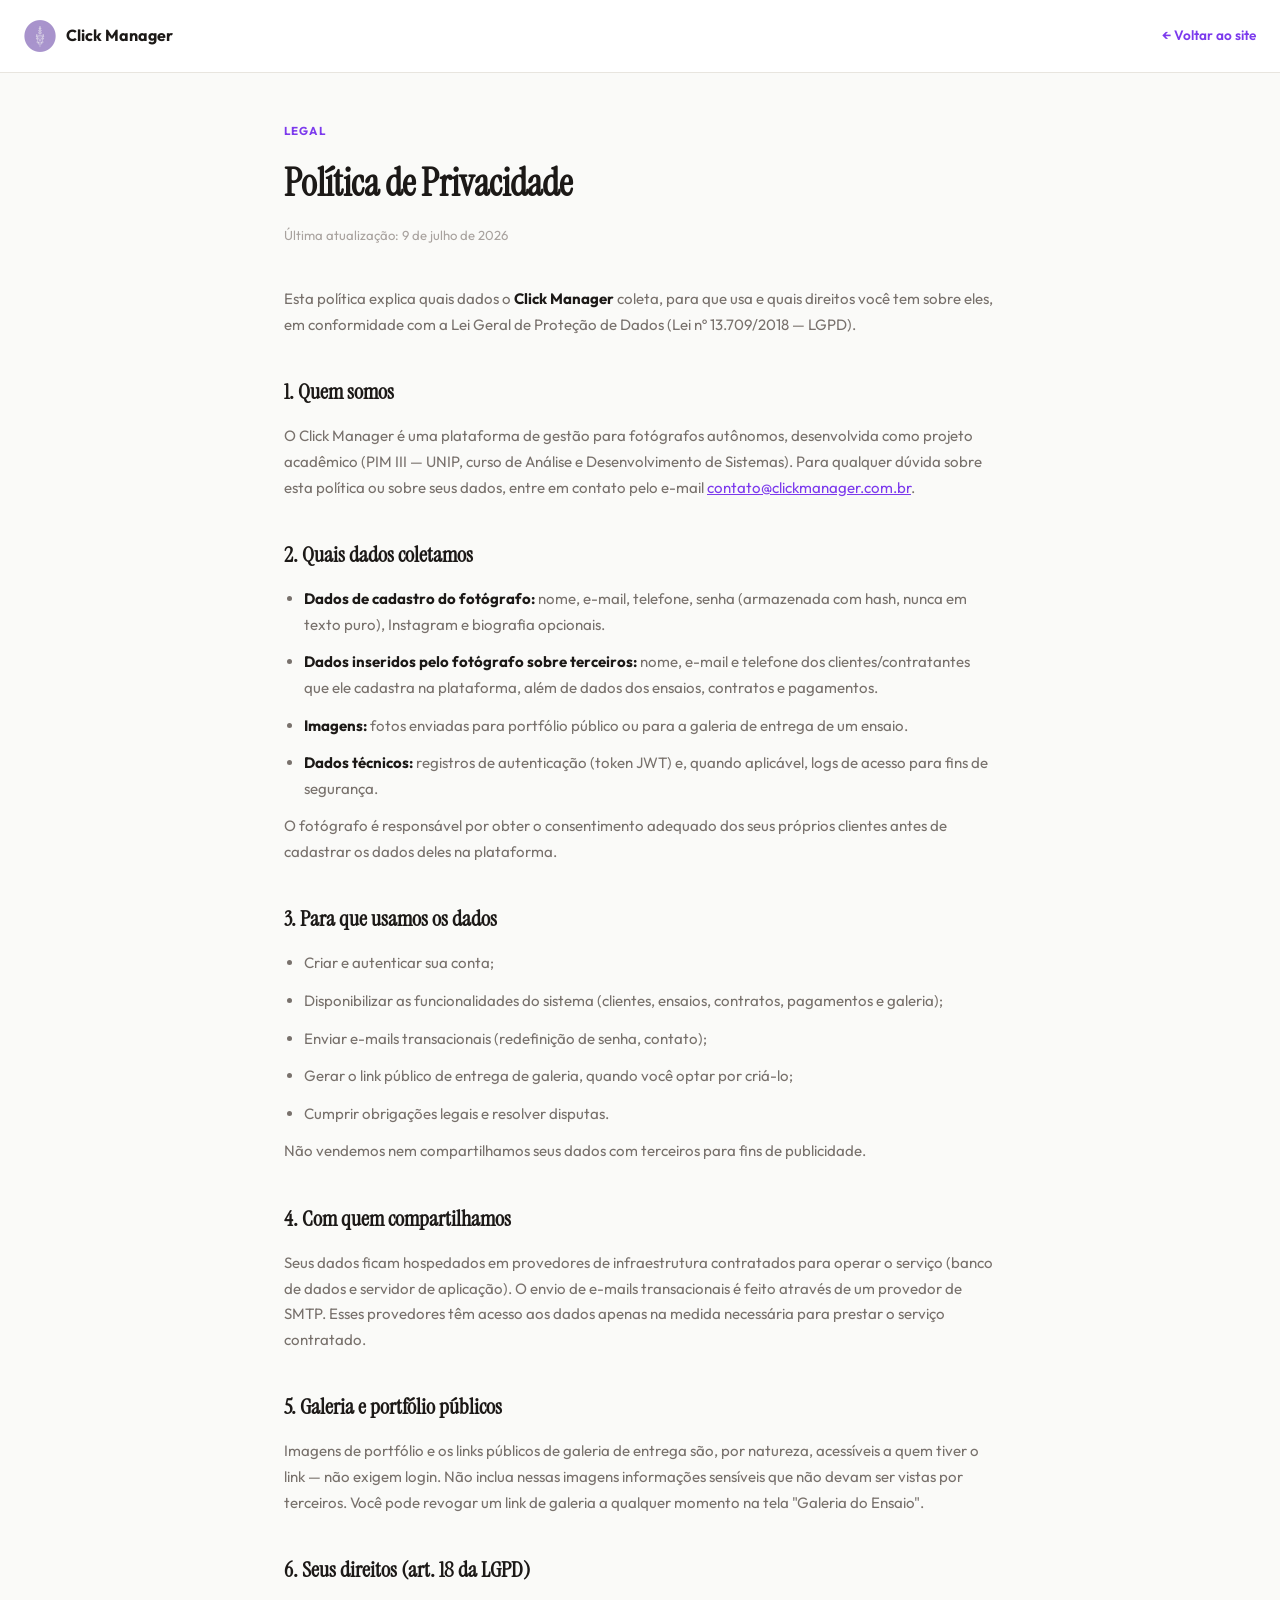
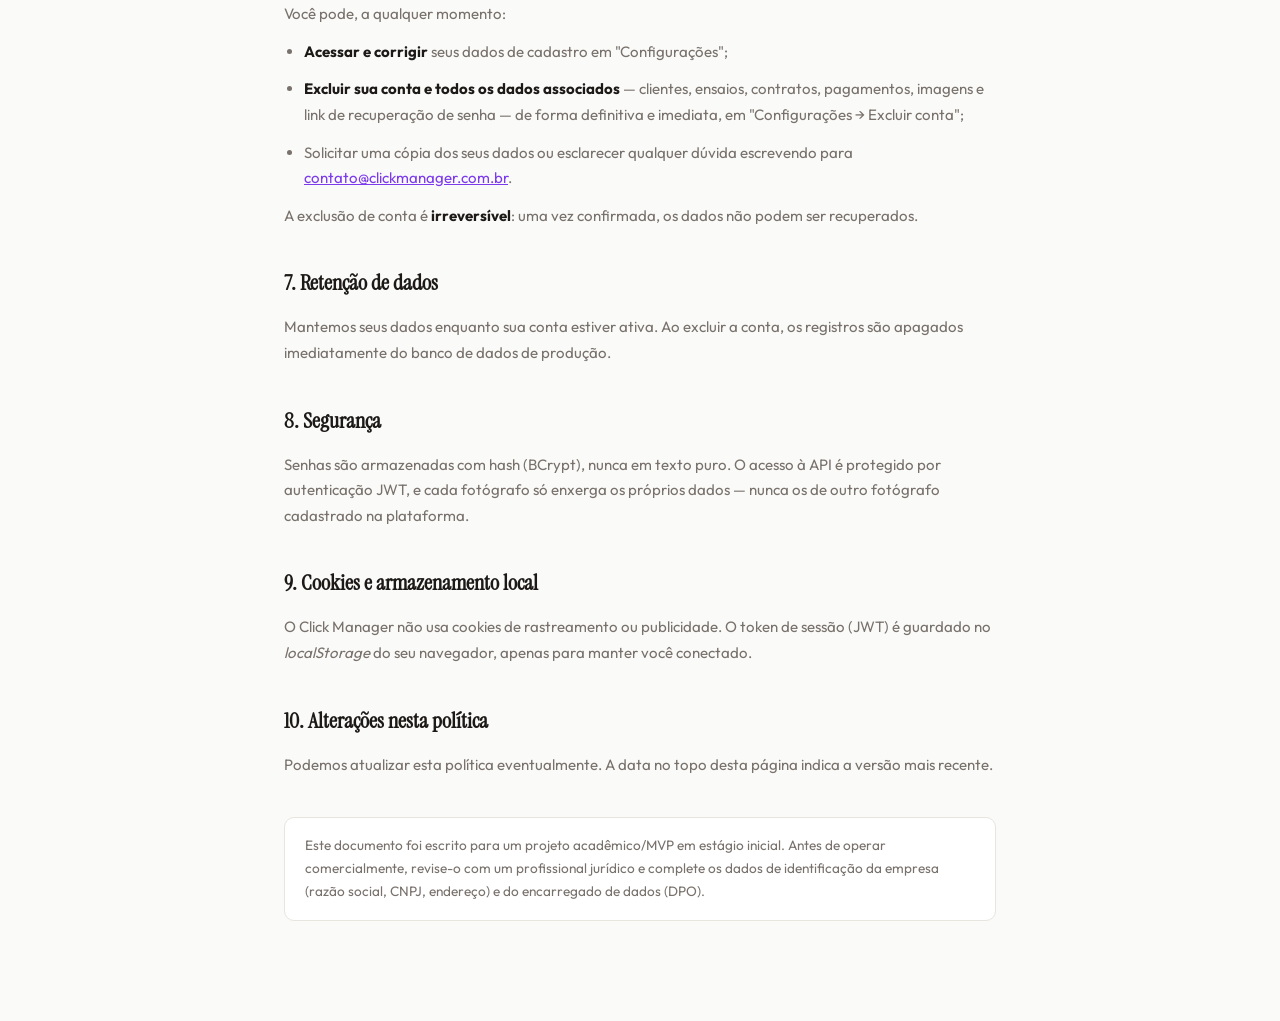
<file: clickmanager-v2/politica-privacidade.html>
<!DOCTYPE html>
<html lang="pt-BR" data-theme="light">
<head>
<meta charset="UTF-8"/>
<meta name="viewport" content="width=device-width,initial-scale=1.0"/>
<title>Política de Privacidade – Click Manager</title>
<link rel="icon" href="icons/favicon.ico" />
<link rel="preconnect" href="https://fonts.googleapis.com"/>
<link rel="preconnect" href="https://fonts.gstatic.com" crossorigin/>
<link href="https://fonts.googleapis.com/css2?family=Instrument+Serif:ital@0;1&family=Outfit:wght@300;400;500;600;700;800&display=swap" rel="stylesheet"/>
<link rel="stylesheet" href="https://cdn.jsdelivr.net/npm/bootstrap-icons@1.11.3/font/bootstrap-icons.min.css"/>
<style>
*,*::before,*::after{box-sizing:border-box;margin:0;padding:0}
html{font-size:16px}
:root{
  --bg:#fafaf8;--surface:#fff;--border:#e8e5df;--text:#1c1917;--text2:#78716c;--text3:#a8a29e;
  --accent:#7c3aed;--font-serif:'Instrument Serif',Georgia,serif;--font:'Outfit',sans-serif;
}
@media (prefers-color-scheme: dark) {
  :root{ --bg:#161412;--surface:#1e1b18;--border:#332e29;--text:#f5f3ef;--text2:#a8a29e;--text3:#78716c; }
}
:root[data-theme="dark"]{ --bg:#161412;--surface:#1e1b18;--border:#332e29;--text:#f5f3ef;--text2:#a8a29e;--text3:#78716c; }
:root[data-theme="light"]{ --bg:#fafaf8;--surface:#fff;--border:#e8e5df;--text:#1c1917;--text2:#78716c;--text3:#a8a29e; }
body{font-family:var(--font);background:var(--bg);color:var(--text);line-height:1.7}
header{padding:20px 24px;border-bottom:1px solid var(--border);display:flex;align-items:center;justify-content:space-between;background:var(--surface)}
header a.brand{display:flex;align-items:center;gap:10px;text-decoration:none;color:var(--text);font-weight:700}
header .logo{width:32px;height:32px;flex-shrink:0}
header .logo img{width:100%;height:100%;object-fit:contain;display:block}
header a.back{font-size:.85rem;color:var(--accent);text-decoration:none;font-weight:600}
main{max-width:760px;margin:0 auto;padding:48px 24px 100px}
.eyebrow{font-size:.72rem;text-transform:uppercase;letter-spacing:.1em;color:var(--accent);font-weight:700;margin-bottom:10px}
h1{font-family:var(--font-serif);font-size:2.4rem;margin-bottom:8px}
.updated{color:var(--text3);font-size:.82rem;margin-bottom:40px}
h2{font-family:var(--font-serif);font-size:1.4rem;margin:36px 0 12px}
p, li{color:var(--text2);font-size:.94rem;margin-bottom:12px}
ul{padding-left:20px;margin-bottom:12px}
a{color:var(--accent)}
strong{color:var(--text)}
.note{background:var(--surface);border:1px solid var(--border);border-radius:10px;padding:16px 20px;font-size:.85rem;margin-top:40px;color:var(--text2)}
</style>
</head>
<body>
<header>
  <a class="brand" href="index.html"><div class="logo"><img src="icons/logo.svg" alt="Click Manager"/></div>Click Manager</a>
  <a class="back" href="index.html">← Voltar ao site</a>
</header>
<main>
  <div class="eyebrow">Legal</div>
  <h1>Política de Privacidade</h1>
  <p class="updated">Última atualização: 9 de julho de 2026</p>

  <p>Esta política explica quais dados o <strong>Click Manager</strong> coleta, para que usa e quais direitos você tem sobre eles, em conformidade com a Lei Geral de Proteção de Dados (Lei nº 13.709/2018 — LGPD).</p>

  <h2>1. Quem somos</h2>
  <p>O Click Manager é uma plataforma de gestão para fotógrafos autônomos, desenvolvida como projeto acadêmico (PIM III — UNIP, curso de Análise e Desenvolvimento de Sistemas). Para qualquer dúvida sobre esta política ou sobre seus dados, entre em contato pelo e-mail <a href="mailto:contato@clickmanager.com.br">contato@clickmanager.com.br</a>.</p>

  <h2>2. Quais dados coletamos</h2>
  <ul>
    <li><strong>Dados de cadastro do fotógrafo:</strong> nome, e-mail, telefone, senha (armazenada com hash, nunca em texto puro), Instagram e biografia opcionais.</li>
    <li><strong>Dados inseridos pelo fotógrafo sobre terceiros:</strong> nome, e-mail e telefone dos clientes/contratantes que ele cadastra na plataforma, além de dados dos ensaios, contratos e pagamentos.</li>
    <li><strong>Imagens:</strong> fotos enviadas para portfólio público ou para a galeria de entrega de um ensaio.</li>
    <li><strong>Dados técnicos:</strong> registros de autenticação (token JWT) e, quando aplicável, logs de acesso para fins de segurança.</li>
  </ul>
  <p>O fotógrafo é responsável por obter o consentimento adequado dos seus próprios clientes antes de cadastrar os dados deles na plataforma.</p>

  <h2>3. Para que usamos os dados</h2>
  <ul>
    <li>Criar e autenticar sua conta;</li>
    <li>Disponibilizar as funcionalidades do sistema (clientes, ensaios, contratos, pagamentos e galeria);</li>
    <li>Enviar e-mails transacionais (redefinição de senha, contato);</li>
    <li>Gerar o link público de entrega de galeria, quando você optar por criá-lo;</li>
    <li>Cumprir obrigações legais e resolver disputas.</li>
  </ul>
  <p>Não vendemos nem compartilhamos seus dados com terceiros para fins de publicidade.</p>

  <h2>4. Com quem compartilhamos</h2>
  <p>Seus dados ficam hospedados em provedores de infraestrutura contratados para operar o serviço (banco de dados e servidor de aplicação). O envio de e-mails transacionais é feito através de um provedor de SMTP. Esses provedores têm acesso aos dados apenas na medida necessária para prestar o serviço contratado.</p>

  <h2>5. Galeria e portfólio públicos</h2>
  <p>Imagens de portfólio e os links públicos de galeria de entrega são, por natureza, acessíveis a quem tiver o link — não exigem login. Não inclua nessas imagens informações sensíveis que não devam ser vistas por terceiros. Você pode revogar um link de galeria a qualquer momento na tela "Galeria do Ensaio".</p>

  <h2>6. Seus direitos (art. 18 da LGPD)</h2>
  <p>Você pode, a qualquer momento:</p>
  <ul>
    <li><strong>Acessar e corrigir</strong> seus dados de cadastro em "Configurações";</li>
    <li><strong>Excluir sua conta e todos os dados associados</strong> — clientes, ensaios, contratos, pagamentos, imagens e link de recuperação de senha — de forma definitiva e imediata, em "Configurações → Excluir conta";</li>
    <li>Solicitar uma cópia dos seus dados ou esclarecer qualquer dúvida escrevendo para <a href="mailto:contato@clickmanager.com.br">contato@clickmanager.com.br</a>.</li>
  </ul>
  <p>A exclusão de conta é <strong>irreversível</strong>: uma vez confirmada, os dados não podem ser recuperados.</p>

  <h2>7. Retenção de dados</h2>
  <p>Mantemos seus dados enquanto sua conta estiver ativa. Ao excluir a conta, os registros são apagados imediatamente do banco de dados de produção.</p>

  <h2>8. Segurança</h2>
  <p>Senhas são armazenadas com hash (BCrypt), nunca em texto puro. O acesso à API é protegido por autenticação JWT, e cada fotógrafo só enxerga os próprios dados — nunca os de outro fotógrafo cadastrado na plataforma.</p>

  <h2>9. Cookies e armazenamento local</h2>
  <p>O Click Manager não usa cookies de rastreamento ou publicidade. O token de sessão (JWT) é guardado no <em>localStorage</em> do seu navegador, apenas para manter você conectado.</p>

  <h2>10. Alterações nesta política</h2>
  <p>Podemos atualizar esta política eventualmente. A data no topo desta página indica a versão mais recente.</p>

  <div class="note">
    Este documento foi escrito para um projeto acadêmico/MVP em estágio inicial. Antes de operar comercialmente, revise-o com um profissional jurídico e complete os dados de identificação da empresa (razão social, CNPJ, endereço) e do encarregado de dados (DPO).
  </div>
</main>
</body>
</html>
</file>
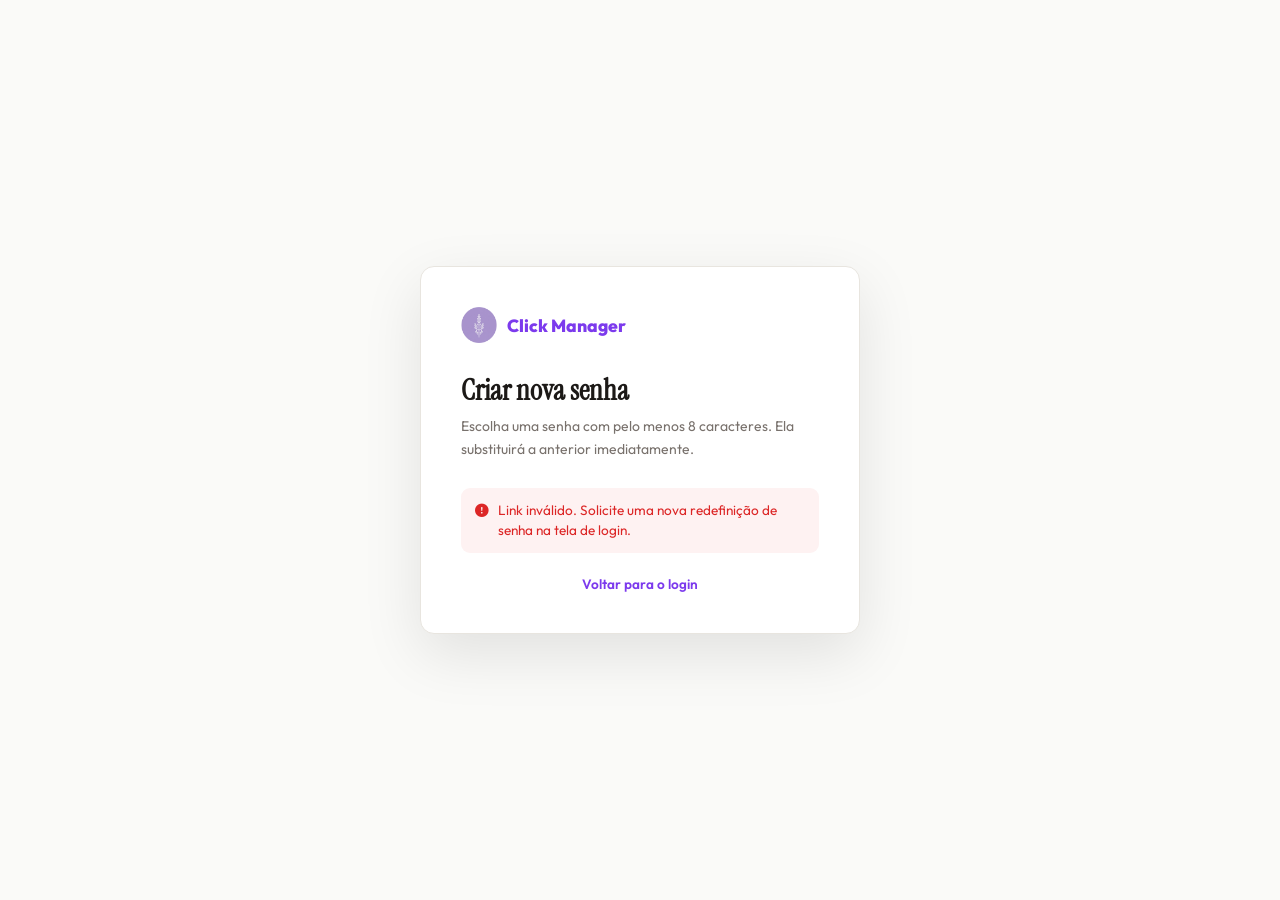
<file: clickmanager-v2/redefinir-senha.html>
<!DOCTYPE html>
<html lang="pt-BR" data-theme="light">
<head>
<meta charset="UTF-8"/>
<meta name="viewport" content="width=device-width,initial-scale=1.0"/>
<meta name="robots" content="noindex,nofollow"/>
<title>Redefinir senha – Click Manager</title>
<link rel="icon" href="icons/favicon.ico" />
<link rel="icon" type="image/svg+xml" sizes="32x32" href="icons/faviconsvg.svg" />
<link rel="preconnect" href="https://fonts.googleapis.com"/>
<link rel="preconnect" href="https://fonts.gstatic.com" crossorigin/>
<link href="https://fonts.googleapis.com/css2?family=Instrument+Serif:ital@0;1&family=Outfit:wght@300;400;500;600;700;800&display=swap" rel="stylesheet"/>
<link rel="stylesheet" href="https://cdn.jsdelivr.net/npm/bootstrap-icons@1.11.3/font/bootstrap-icons.min.css"/>
<style>
*,*::before,*::after{box-sizing:border-box;margin:0;padding:0}
html{font-size:16px}
:root{
  --bg:#fafaf8;--surface:#fff;--border:#e8e5df;
  --text:#1c1917;--text2:#78716c;--text3:#a8a29e;
  --accent:#7c3aed;--accent2:#6d28d9;--accent-mid:#ede9fe;
  --green:#059669;--green-bg:#ecfdf5;--danger:#dc2626;--danger-bg:#fef2f2;
  --font-serif:'Instrument Serif',Georgia,serif;--font:'Outfit',sans-serif;
  --r:14px;--ease:.22s cubic-bezier(.4,0,.2,1);
  --shadow-lg:0 20px 60px rgba(0,0,0,.1);
}
body{
  font-family:var(--font);background:var(--bg);color:var(--text);
  min-height:100vh;display:flex;align-items:center;justify-content:center;padding:24px;
}
.card{background:var(--surface);border:1px solid var(--border);border-radius:var(--r);
  box-shadow:var(--shadow-lg);width:100%;max-width:440px;padding:40px}
.brand{display:flex;align-items:center;gap:10px;font-weight:800;font-size:1.1rem;
  color:var(--accent);margin-bottom:28px}
.brand-icon{width:36px;height:36px;flex-shrink:0}
.brand-icon img{width:100%;height:100%;object-fit:contain;display:block}
h1{font-family:var(--font-serif);font-size:1.8rem;margin-bottom:6px}
.sub{font-size:.875rem;color:var(--text2);margin-bottom:28px;line-height:1.6}

.alert{display:none;align-items:flex-start;gap:9px;padding:12px 14px;border-radius:9px;
  font-size:.85rem;margin-bottom:18px;line-height:1.5}
.alert.show{display:flex}
.alert-error{background:var(--danger-bg);color:var(--danger)}
.alert-success{background:var(--green-bg);color:var(--green)}

.form-group{margin-bottom:18px}
.form-label{display:block;font-size:.78rem;font-weight:600;text-transform:uppercase;
  letter-spacing:.06em;color:var(--text2);margin-bottom:7px}
.form-control{width:100%;padding:13px 15px;border:1.5px solid var(--border);border-radius:9px;
  font-family:inherit;font-size:.95rem;color:var(--text);background:var(--surface);
  transition:border-color var(--ease),box-shadow var(--ease)}
.form-control:focus{outline:none;border-color:var(--accent);box-shadow:0 0 0 3px var(--accent-mid)}
.form-control::placeholder{color:var(--text3)}
.input-wrap{position:relative}
.input-wrap .form-control{padding-right:44px}
input[type="password"]::-ms-reveal,input[type="password"]::-ms-clear{display:none}
.input-toggle{position:absolute;right:12px;top:50%;transform:translateY(-50%);background:none;
  border:none;color:var(--text3);cursor:pointer;font-size:1rem;padding:4px}
.input-toggle:hover{color:var(--accent)}

.hint{font-size:.78rem;color:var(--text3);margin-top:6px}
.hint.ok{color:var(--green)}

.btn-submit{width:100%;padding:14px;background:var(--accent);color:#fff;border:none;
  border-radius:9px;font-family:inherit;font-size:.95rem;font-weight:600;cursor:pointer;
  display:flex;align-items:center;justify-content:center;gap:9px;
  transition:background var(--ease),transform var(--ease)}
.btn-submit:hover:not(:disabled){background:var(--accent2);transform:translateY(-1px)}
.btn-submit:disabled{opacity:.6;cursor:not-allowed}
.spinner{display:none;width:16px;height:16px;border:2px solid rgba(255,255,255,.35);
  border-top-color:#fff;border-radius:50%;animation:spin .7s linear infinite}
.spinner.show{display:block}
@keyframes spin{to{transform:rotate(360deg)}}

.foot{text-align:center;margin-top:22px;font-size:.85rem;color:var(--text2)}
.foot a{color:var(--accent);font-weight:600;text-decoration:none}
.foot a:hover{text-decoration:underline}
@media(max-width:480px){.card{padding:28px 22px}}
</style>
</head>
<body>

<div class="card">
  <div class="brand">
    <span class="brand-icon"><img src="icons/logo.svg" alt="Click Manager"/></span>
    Click Manager
  </div>

  <h1>Criar nova senha</h1>
  <p class="sub">Escolha uma senha com pelo menos 8 caracteres. Ela substituirá a anterior imediatamente.</p>

  <div class="alert alert-error" id="alertError" role="alert">
    <i class="bi bi-exclamation-circle-fill"></i>
    <span id="alertErrorMsg"></span>
  </div>
  <div class="alert alert-success" id="alertSuccess" role="status">
    <i class="bi bi-check-circle-fill"></i>
    <span id="alertSuccessMsg">Senha redefinida! Redirecionando para o login...</span>
  </div>

  <div id="formArea">
    <div class="form-group">
      <label class="form-label" for="novaSenha">Nova senha</label>
      <div class="input-wrap">
        <input type="password" class="form-control" id="novaSenha" placeholder="••••••••" autocomplete="new-password"/>
        <button type="button" class="input-toggle" id="toggleSenha" aria-label="Ver senha">
          <i class="bi bi-eye" id="eyeIcon"></i>
        </button>
      </div>
      <div class="hint" id="hintSenha">Mínimo de 8 caracteres.</div>
    </div>

    <div class="form-group">
      <label class="form-label" for="confirmaSenha">Confirmar nova senha</label>
      <input type="password" class="form-control" id="confirmaSenha" placeholder="••••••••" autocomplete="new-password"/>
    </div>

    <button class="btn-submit" id="btnReset">
      <span id="btnText">Redefinir senha</span>
      <div class="spinner" id="spinner"></div>
    </button>
  </div>

  <div class="foot">
    <a href="login.html">Voltar para o login</a>
  </div>
</div>

<script>
var API = (["localhost","127.0.0.1",""].indexOf(location.hostname) >= 0)
  ? "http://localhost:5000/api"
  : "https://clickmanager-api-production.up.railway.app/api";

var alertErr  = document.getElementById("alertError");
var alertOk   = document.getElementById("alertSuccess");
var formArea  = document.getElementById("formArea");
var btnReset  = document.getElementById("btnReset");
var btnText   = document.getElementById("btnText");
var spinner   = document.getElementById("spinner");
var inpSenha  = document.getElementById("novaSenha");
var inpConf   = document.getElementById("confirmaSenha");
var hintSenha = document.getElementById("hintSenha");

function erro(msg){
  document.getElementById("alertErrorMsg").textContent = msg;
  alertErr.classList.add("show");
  alertOk.classList.remove("show");
}
function limparErro(){ alertErr.classList.remove("show"); }

// ── Token vem da querystring: ?token=xxx ──────────────────
var token = new URLSearchParams(window.location.search).get("token");
if(!token){
  formArea.style.display = "none";
  erro("Link inválido. Solicite uma nova redefinição de senha na tela de login.");
}

// ── Toggle ver senha ──────────────────────────────────────
document.getElementById("toggleSenha").addEventListener("click", function(){
  var icon = document.getElementById("eyeIcon");
  var mostrar = inpSenha.type === "password";
  inpSenha.type = mostrar ? "text" : "password";
  icon.className = mostrar ? "bi bi-eye-slash" : "bi bi-eye";
});

// ── Feedback de força mínima em tempo real ────────────────
inpSenha.addEventListener("input", function(){
  var ok = inpSenha.value.length >= 8;
  hintSenha.textContent = ok ? "Tamanho suficiente." : "Mínimo de 8 caracteres.";
  hintSenha.className = ok ? "hint ok" : "hint";
});

// ── Envio ─────────────────────────────────────────────────
btnReset.addEventListener("click", async function(){
  limparErro();

  var senha = inpSenha.value;
  var conf  = inpConf.value;

  if(senha.length < 8){ erro("A senha deve ter pelo menos 8 caracteres."); return; }
  if(senha !== conf){ erro("As senhas não coincidem."); return; }

  btnReset.disabled = true;
  btnText.textContent = "Redefinindo...";
  spinner.classList.add("show");

  try{
    var res = await fetch(API + "/auth/reset-password", {
      method: "POST",
      headers: {"Content-Type":"application/json"},
      body: JSON.stringify({ token: token, novaSenha: senha })
    });

    var data = await res.json().catch(function(){ return {}; });

    if(res.ok){
      formArea.style.display = "none";
      alertOk.classList.add("show");
      setTimeout(function(){ window.location.href = "login.html"; }, 2500);
      return;
    }

    if(res.status === 429){
      erro("Muitas tentativas. Aguarde alguns minutos e tente novamente.");
    }else{
      erro(data.message || "Token inválido ou expirado. Solicite um novo link.");
    }
  }catch(err){
    erro("Não foi possível conectar ao servidor. Tente novamente.");
  }finally{
    btnReset.disabled = false;
    btnText.textContent = "Redefinir senha";
    spinner.classList.remove("show");
  }
});

// Enter envia o formulário
[inpSenha, inpConf].forEach(function(el){
  el.addEventListener("keydown", function(e){ if(e.key === "Enter") btnReset.click(); });
});
</script>
</body>
</html>
</file>
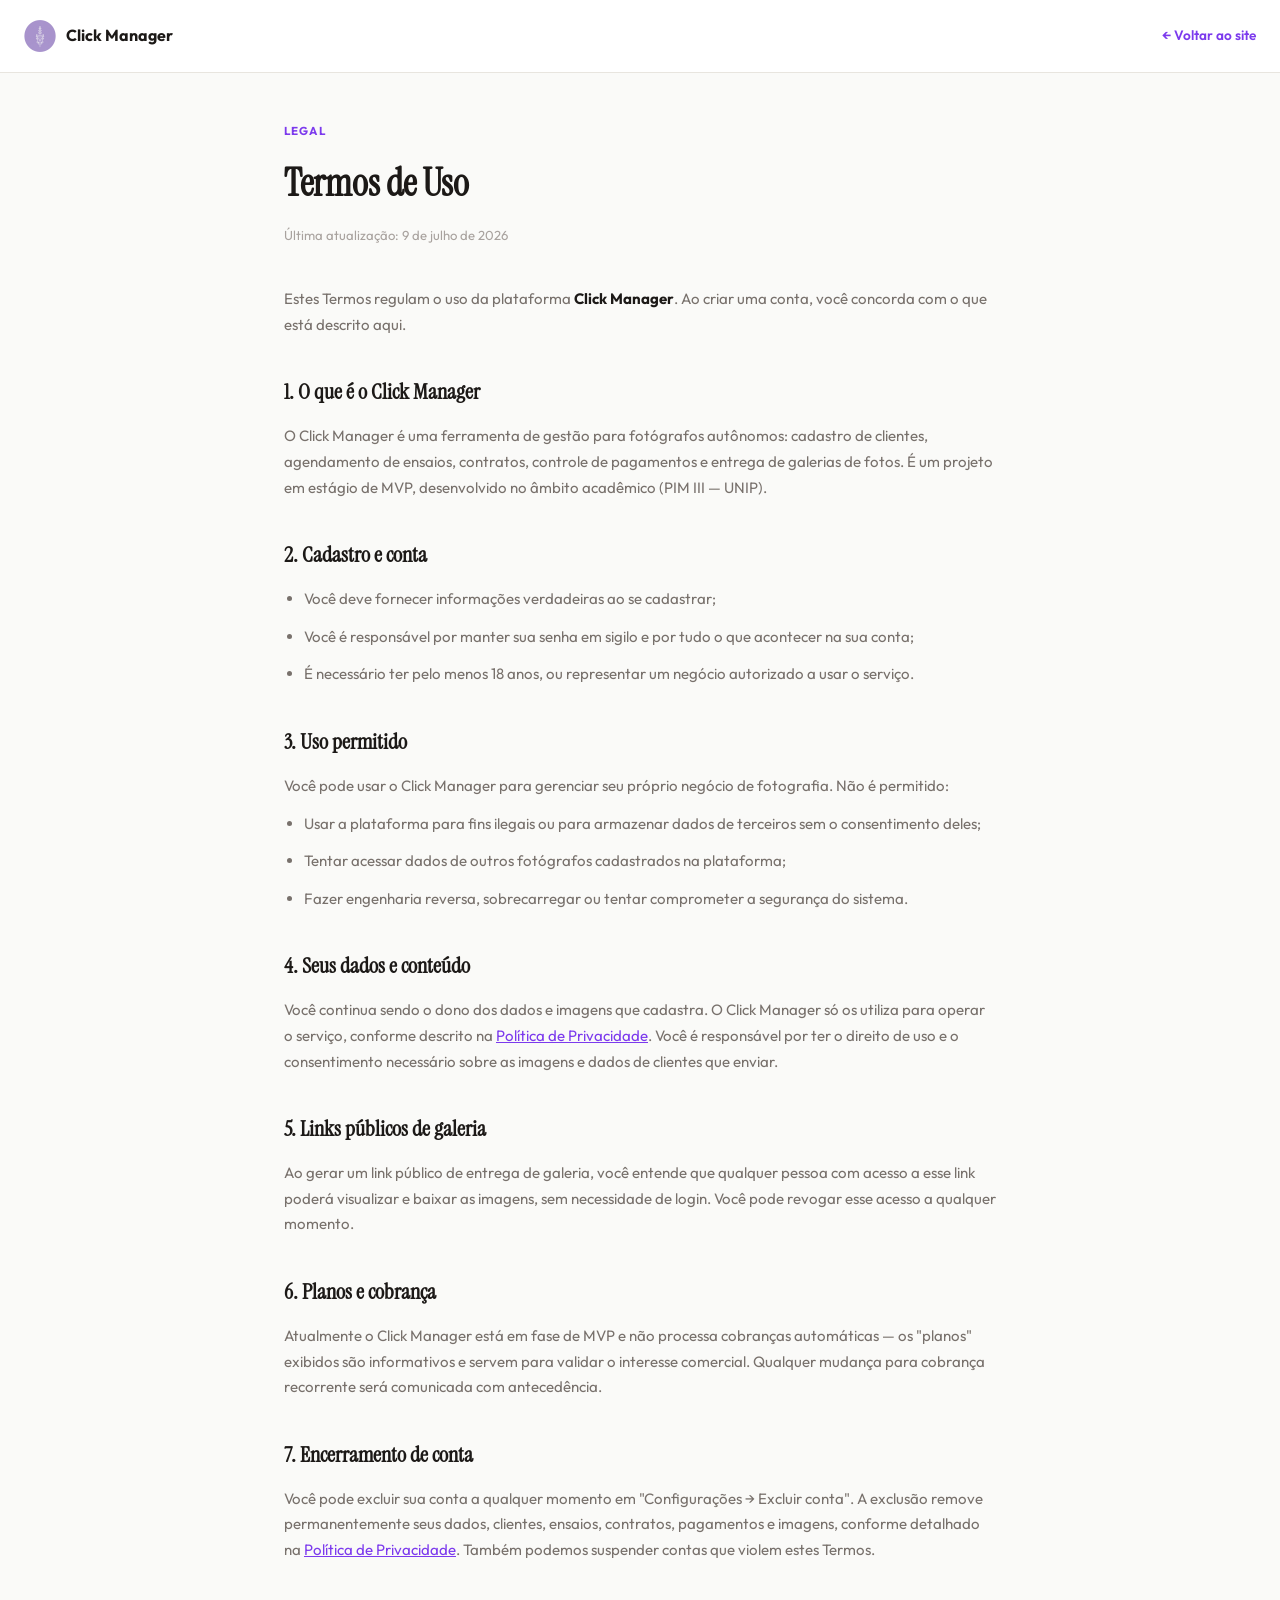
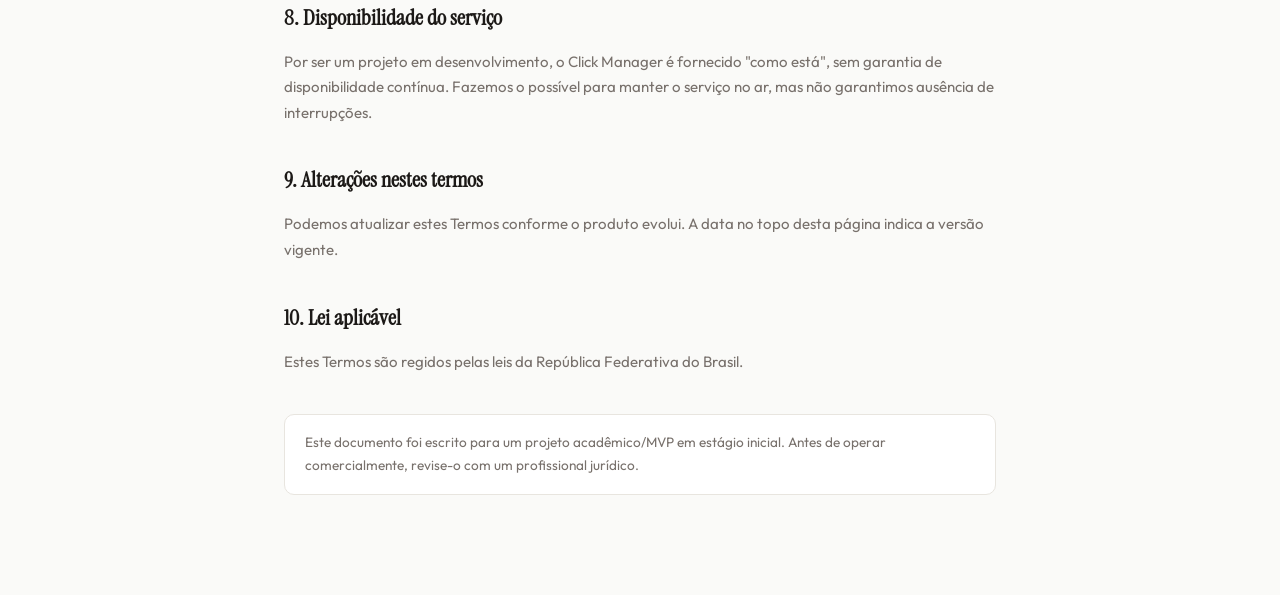
<file: clickmanager-v2/termos-de-uso.html>
<!DOCTYPE html>
<html lang="pt-BR" data-theme="light">
<head>
<meta charset="UTF-8"/>
<meta name="viewport" content="width=device-width,initial-scale=1.0"/>
<title>Termos de Uso – Click Manager</title>
<link rel="icon" href="icons/favicon.ico" />
<link rel="preconnect" href="https://fonts.googleapis.com"/>
<link rel="preconnect" href="https://fonts.gstatic.com" crossorigin/>
<link href="https://fonts.googleapis.com/css2?family=Instrument+Serif:ital@0;1&family=Outfit:wght@300;400;500;600;700;800&display=swap" rel="stylesheet"/>
<link rel="stylesheet" href="https://cdn.jsdelivr.net/npm/bootstrap-icons@1.11.3/font/bootstrap-icons.min.css"/>
<style>
*,*::before,*::after{box-sizing:border-box;margin:0;padding:0}
html{font-size:16px}
:root{
  --bg:#fafaf8;--surface:#fff;--border:#e8e5df;--text:#1c1917;--text2:#78716c;--text3:#a8a29e;
  --accent:#7c3aed;--font-serif:'Instrument Serif',Georgia,serif;--font:'Outfit',sans-serif;
}
@media (prefers-color-scheme: dark) {
  :root{ --bg:#161412;--surface:#1e1b18;--border:#332e29;--text:#f5f3ef;--text2:#a8a29e;--text3:#78716c; }
}
:root[data-theme="dark"]{ --bg:#161412;--surface:#1e1b18;--border:#332e29;--text:#f5f3ef;--text2:#a8a29e;--text3:#78716c; }
:root[data-theme="light"]{ --bg:#fafaf8;--surface:#fff;--border:#e8e5df;--text:#1c1917;--text2:#78716c;--text3:#a8a29e; }
body{font-family:var(--font);background:var(--bg);color:var(--text);line-height:1.7}
header{padding:20px 24px;border-bottom:1px solid var(--border);display:flex;align-items:center;justify-content:space-between;background:var(--surface)}
header a.brand{display:flex;align-items:center;gap:10px;text-decoration:none;color:var(--text);font-weight:700}
header .logo{width:32px;height:32px;flex-shrink:0}
header .logo img{width:100%;height:100%;object-fit:contain;display:block}
header a.back{font-size:.85rem;color:var(--accent);text-decoration:none;font-weight:600}
main{max-width:760px;margin:0 auto;padding:48px 24px 100px}
.eyebrow{font-size:.72rem;text-transform:uppercase;letter-spacing:.1em;color:var(--accent);font-weight:700;margin-bottom:10px}
h1{font-family:var(--font-serif);font-size:2.4rem;margin-bottom:8px}
.updated{color:var(--text3);font-size:.82rem;margin-bottom:40px}
h2{font-family:var(--font-serif);font-size:1.4rem;margin:36px 0 12px}
p, li{color:var(--text2);font-size:.94rem;margin-bottom:12px}
ul{padding-left:20px;margin-bottom:12px}
a{color:var(--accent)}
strong{color:var(--text)}
.note{background:var(--surface);border:1px solid var(--border);border-radius:10px;padding:16px 20px;font-size:.85rem;margin-top:40px;color:var(--text2)}
</style>
</head>
<body>
<header>
  <a class="brand" href="index.html"><div class="logo"><img src="icons/logo.svg" alt="Click Manager"/></div>Click Manager</a>
  <a class="back" href="index.html">← Voltar ao site</a>
</header>
<main>
  <div class="eyebrow">Legal</div>
  <h1>Termos de Uso</h1>
  <p class="updated">Última atualização: 9 de julho de 2026</p>

  <p>Estes Termos regulam o uso da plataforma <strong>Click Manager</strong>. Ao criar uma conta, você concorda com o que está descrito aqui.</p>

  <h2>1. O que é o Click Manager</h2>
  <p>O Click Manager é uma ferramenta de gestão para fotógrafos autônomos: cadastro de clientes, agendamento de ensaios, contratos, controle de pagamentos e entrega de galerias de fotos. É um projeto em estágio de MVP, desenvolvido no âmbito acadêmico (PIM III — UNIP).</p>

  <h2>2. Cadastro e conta</h2>
  <ul>
    <li>Você deve fornecer informações verdadeiras ao se cadastrar;</li>
    <li>Você é responsável por manter sua senha em sigilo e por tudo o que acontecer na sua conta;</li>
    <li>É necessário ter pelo menos 18 anos, ou representar um negócio autorizado a usar o serviço.</li>
  </ul>

  <h2>3. Uso permitido</h2>
  <p>Você pode usar o Click Manager para gerenciar seu próprio negócio de fotografia. Não é permitido:</p>
  <ul>
    <li>Usar a plataforma para fins ilegais ou para armazenar dados de terceiros sem o consentimento deles;</li>
    <li>Tentar acessar dados de outros fotógrafos cadastrados na plataforma;</li>
    <li>Fazer engenharia reversa, sobrecarregar ou tentar comprometer a segurança do sistema.</li>
  </ul>

  <h2>4. Seus dados e conteúdo</h2>
  <p>Você continua sendo o dono dos dados e imagens que cadastra. O Click Manager só os utiliza para operar o serviço, conforme descrito na <a href="politica-privacidade.html">Política de Privacidade</a>. Você é responsável por ter o direito de uso e o consentimento necessário sobre as imagens e dados de clientes que enviar.</p>

  <h2>5. Links públicos de galeria</h2>
  <p>Ao gerar um link público de entrega de galeria, você entende que qualquer pessoa com acesso a esse link poderá visualizar e baixar as imagens, sem necessidade de login. Você pode revogar esse acesso a qualquer momento.</p>

  <h2>6. Planos e cobrança</h2>
  <p>Atualmente o Click Manager está em fase de MVP e não processa cobranças automáticas — os "planos" exibidos são informativos e servem para validar o interesse comercial. Qualquer mudança para cobrança recorrente será comunicada com antecedência.</p>

  <h2>7. Encerramento de conta</h2>
  <p>Você pode excluir sua conta a qualquer momento em "Configurações → Excluir conta". A exclusão remove permanentemente seus dados, clientes, ensaios, contratos, pagamentos e imagens, conforme detalhado na <a href="politica-privacidade.html">Política de Privacidade</a>. Também podemos suspender contas que violem estes Termos.</p>

  <h2>8. Disponibilidade do serviço</h2>
  <p>Por ser um projeto em desenvolvimento, o Click Manager é fornecido "como está", sem garantia de disponibilidade contínua. Fazemos o possível para manter o serviço no ar, mas não garantimos ausência de interrupções.</p>

  <h2>9. Alterações nestes termos</h2>
  <p>Podemos atualizar estes Termos conforme o produto evolui. A data no topo desta página indica a versão vigente.</p>

  <h2>10. Lei aplicável</h2>
  <p>Estes Termos são regidos pelas leis da República Federativa do Brasil.</p>

  <div class="note">
    Este documento foi escrito para um projeto acadêmico/MVP em estágio inicial. Antes de operar comercialmente, revise-o com um profissional jurídico.
  </div>
</main>
</body>
</html>
</file>
